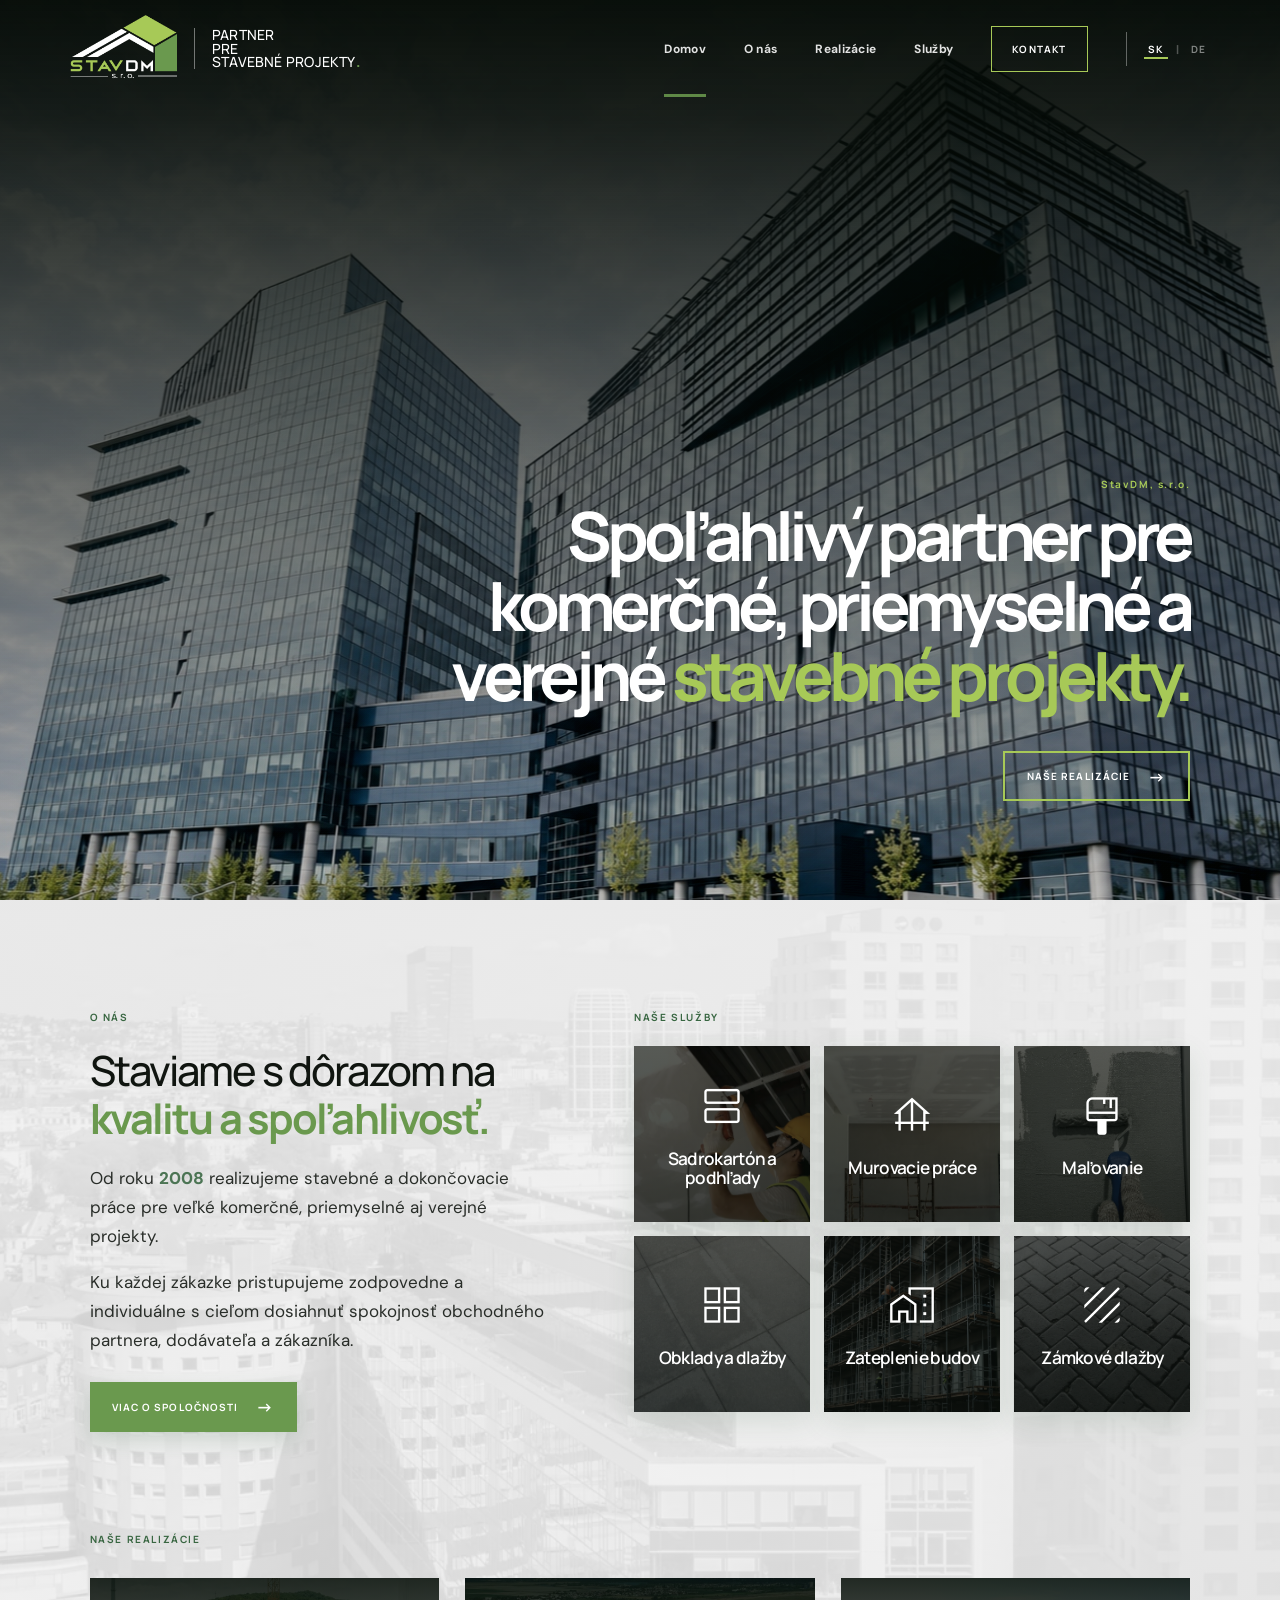
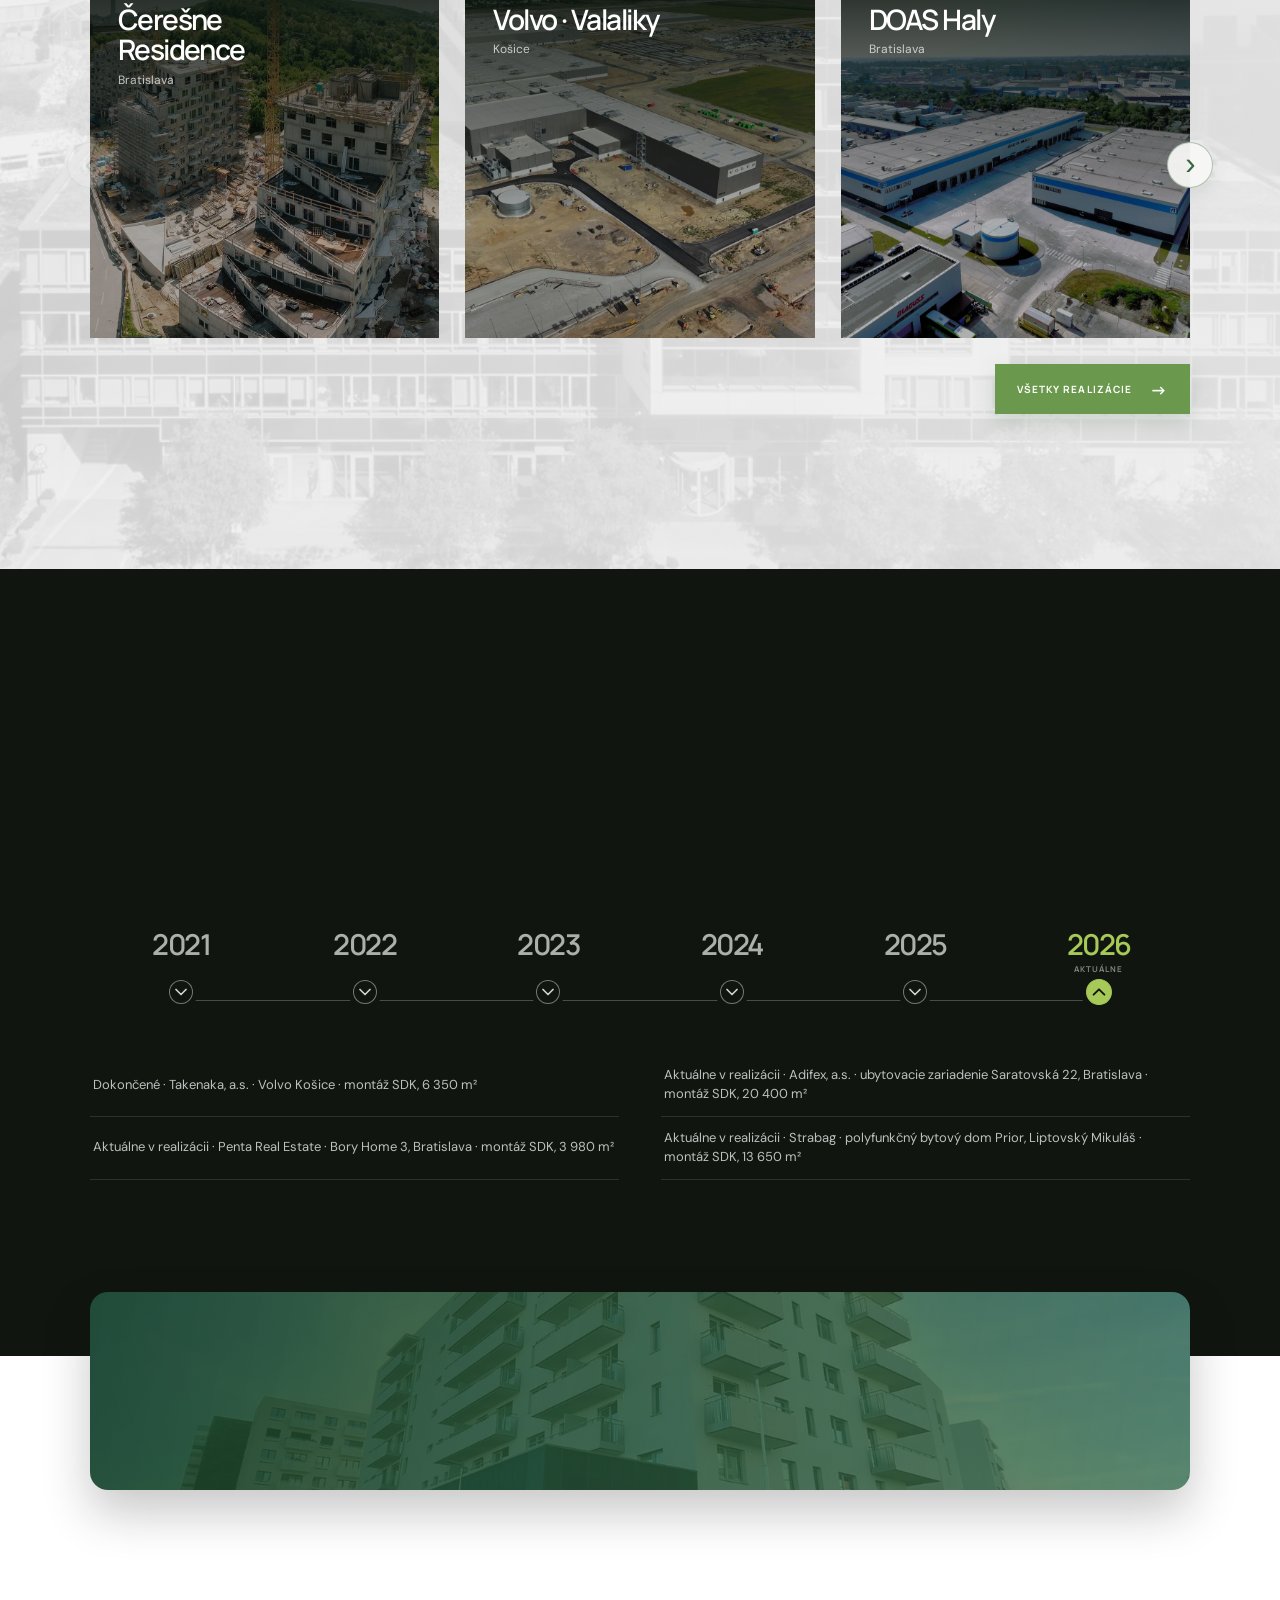
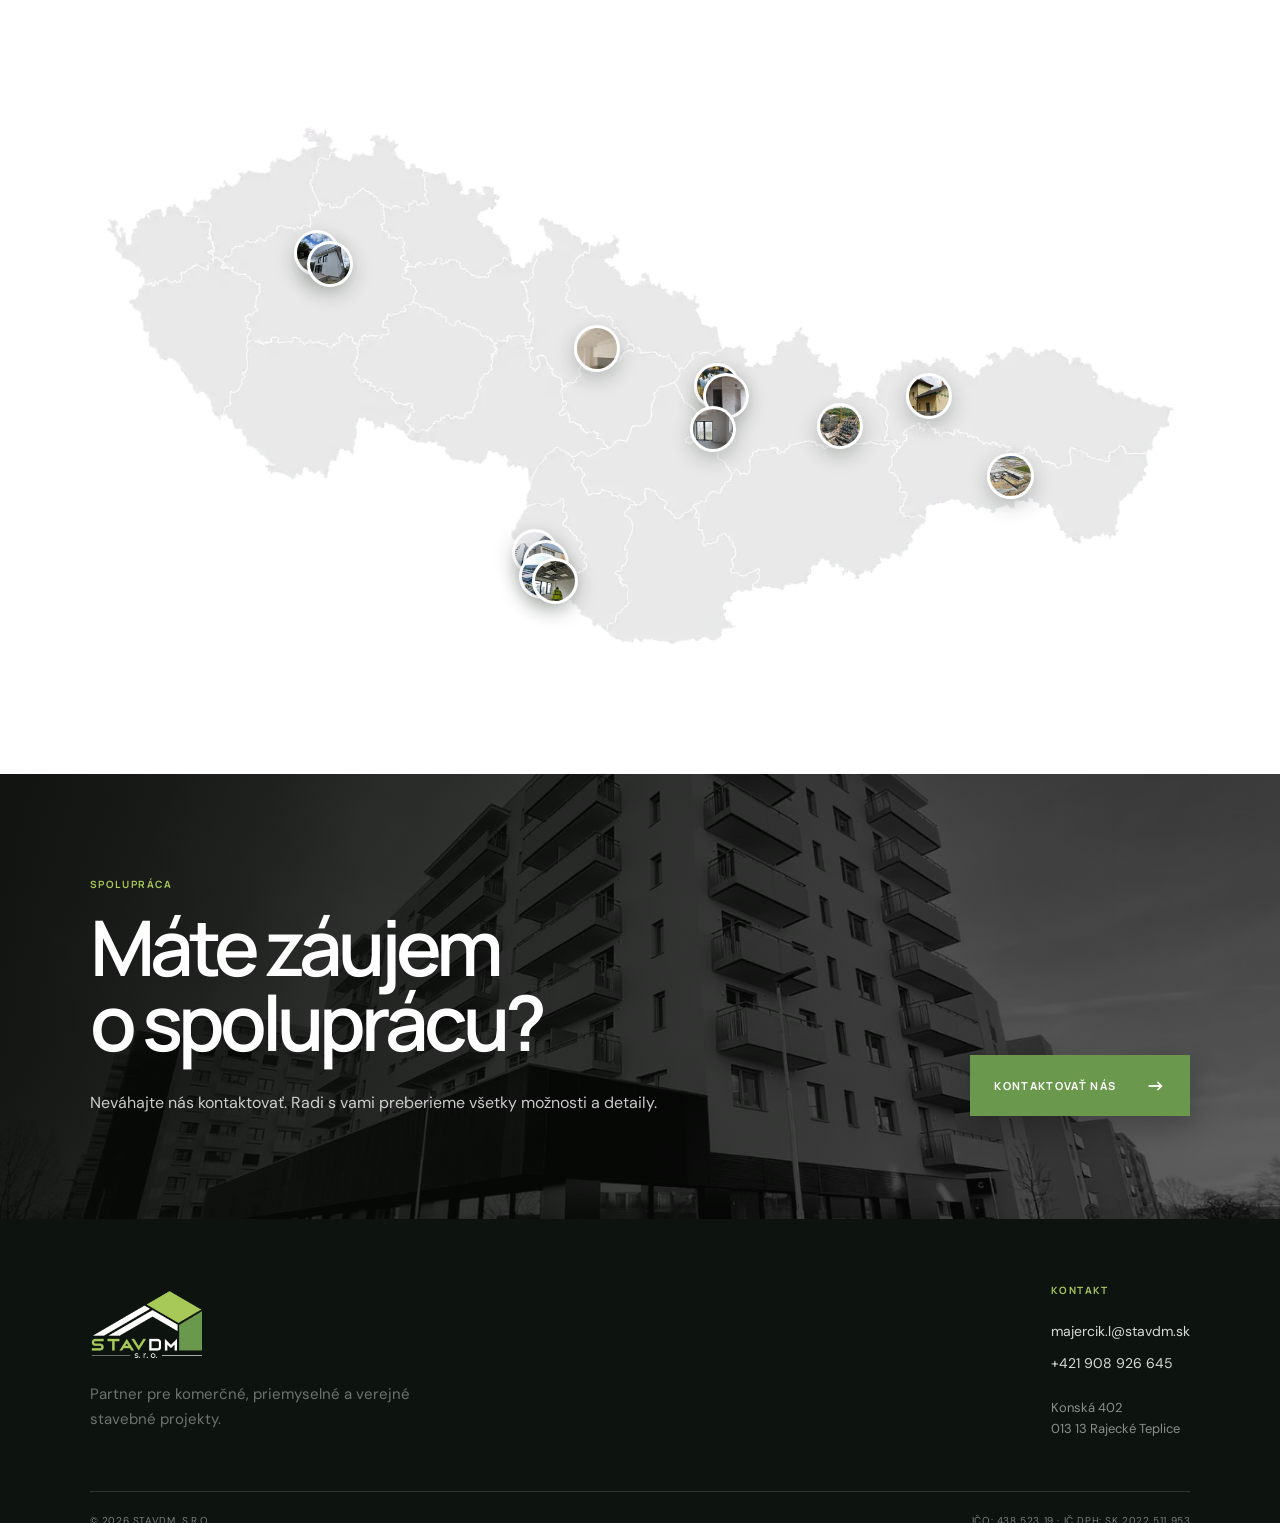
<file: index.html>
<!doctype html>
<html lang="sk">
  <head>
    <meta charset="UTF-8" />
    <meta name="viewport" content="width=device-width,initial-scale=1.0" />
    <meta
      name="description"
      content="StavDM – stavebné realizácie na Slovensku a v Čechách."
    />
    <meta name="robots" content="index,follow" />
    <meta name="theme-color" content="#386641" />
    <title>StavDM | Stavebné realizácie</title>
    <script src="js/i18n.js?v=20261020-3"></script>
    <link rel="preconnect" href="https://fonts.googleapis.com" />
    <link rel="preconnect" href="https://fonts.gstatic.com" crossorigin />
    <link
      href="https://fonts.googleapis.com/css2?family=DM+Sans:wght@400;500;600;700&family=Manrope:wght@500;600;700;800&display=swap"
      rel="stylesheet"
    />
    <link
      href="https://fonts.googleapis.com/css2?family=Material+Symbols+Outlined:opsz,wght,FILL,GRAD@48,300,0,0"
      rel="stylesheet"
    />
    <link
      rel="preload"
      as="image"
      href="assets/heroes/home-lakeside-professional.jpg"
      fetchpriority="high"
    />
    <link rel="stylesheet" href="css/style.css" />
    <link rel="stylesheet" href="css/section-wave.css?v=20261020-1" />
    <link rel="icon" type="image/png" sizes="32x32" href="assets/icons/favicon-32.png" />
    <link rel="icon" type="image/png" sizes="192x192" href="assets/icons/favicon-192.png" />
    <link rel="apple-touch-icon" sizes="180x180" href="assets/icons/apple-touch-icon.png" />
    <link rel="manifest" href="site.webmanifest" />
  </head>
  <body class="home">
    <header class="site-header">
      <a class="brand" href="index.html"
        ><img
          src="assets/brand/stavDM_novelogo_22.png"
          data-light-logo="assets/brand/stavDM_novelogo_22.png"
          data-dark-logo="assets/brand/StavDM_novelogo_1.png"
          alt="StavDM, s.r.o." /></a
      ><button
        class="menu-toggle"
        type="button"
        aria-label="Otvoriť menu"
        aria-expanded="false"
        aria-controls="main-navigation"
      >
        <span></span><span></span><span></span>
      </button>
      <nav class="main-nav" id="main-navigation" aria-label="Hlavná navigácia">
        <a class="active" href="index.html" aria-current="page">Domov</a
        ><a href="o-nas.html">O nás</a><a href="projekty.html">Realizácie</a
        ><a href="sluzby.html">Služby</a
        ><a class="nav-contact" href="kontakt.html">Kontakt</a>
      </nav>
    </header>
    <main>
      <section class="reference-hero">
        <img
          src="assets/heroes/home-lakeside-professional.jpg"
          width="1672"
          height="941"
          fetchpriority="high"
          decoding="async"
          alt="Lakeside Park II"
        />
        <div>
          <p>StavDM, s.r.o.</p>
          <h1>
            Spoľahlivý partner pre komerčné, priemyselné a verejné
            <em>stavebné projekty.</em>
          </h1>
          <a class="hero-cta" href="projekty.html"
            >Naše realizácie <span>→</span></a
          >
        </div>
      </section>
      <section class="green-projects">
        <div class="green-projects-photo" aria-hidden="true"></div>
        <div class="about-overview">
          <div class="green-intro">
            <p class="eyebrow light">O NÁS</p>
            <h2>
              Staviame s dôrazom na
              <span class="green-emphasis">kvalitu a spoľahlivosť.</span>
            </h2>
            <p>
              Od roku <strong class="company-year">2008</strong> realizujeme
              stavebné a dokončovacie práce pre veľké komerčné, priemyselné aj
              verejné projekty.
            </p>
            <p>
              Ku každej zákazke pristupujeme zodpovedne a individuálne s cieľom
              dosiahnuť spokojnosť obchodného partnera, dodávateľa a zákazníka.
            </p>
            <a href="o-nas.html">Viac o spoločnosti <span>→</span></a>
          </div>
          <aside
            class="about-services-block"
            aria-label="Prehľad služieb StavDM"
          >
            <p class="eyebrow light about-services-title">NAŠE SLUŽBY</p>
            <div class="about-services">
              <article>
                <div class="service-card-top">
                  <span
                    class="material-symbols-outlined service-icon"
                    aria-hidden="true"
                    >view_agenda</span
                  >
                </div>
                <h3>Sadrokartón a podhľady</h3>
              </article>
              <article>
                <div class="service-card-top">
                  <span
                    class="material-symbols-outlined service-icon"
                    aria-hidden="true"
                    >foundation</span
                  >
                </div>
                <h3>Murovacie práce</h3>
              </article>
              <article>
                <div class="service-card-top">
                  <span
                    class="material-symbols-outlined service-icon"
                    aria-hidden="true"
                    >format_paint</span
                  >
                </div>
                <h3>Maľovanie</h3>
              </article>
              <article>
                <div class="service-card-top">
                  <span
                    class="material-symbols-outlined service-icon"
                    aria-hidden="true"
                    >grid_view</span
                  >
                </div>
                <h3>Obklady a dlažby</h3>
              </article>
              <article>
                <div class="service-card-top">
                  <span
                    class="material-symbols-outlined service-icon"
                    aria-hidden="true"
                    >home_work</span
                  >
                </div>
                <h3>Zateplenie budov</h3>
              </article>
              <article>
                <div class="service-card-top">
                  <span
                    class="material-symbols-outlined service-icon"
                    aria-hidden="true"
                    >texture</span
                  >
                </div>
                <h3>Zámkové dlažby</h3>
              </article>
            </div>
          </aside>
        </div>
        <div class="home-projects-panel">
          <p class="eyebrow home-projects-title">NAŠE REALIZÁCIE</p>
          <div class="project-slider-shell">
            <div
              class="three-projects"
              id="home-project-slider"
              role="region"
              aria-label="Vybrané realizácie"
              tabindex="0"
            >
              <a
                class="home-project-card"
                href="realizacia.html?projekt=ceresne-residence"
                aria-label="Pozrieť realizáciu Čerešne Residence"
              >
                <img
                  src="assets/optimized/projects/ceresne-residence.webp"
                  alt="Čerešne Residence"
                />
                <div>
                  <h3>Čerešne Residence</h3>
                  <p>Bratislava</p>
                </div>
                <span class="card-arrow">→</span>
              </a>
              <a
                class="home-project-card"
                href="realizacia.html?projekt=volvo-valaliky"
                aria-label="Pozrieť realizáciu Volvo Valaliky"
              >
                <img src="assets/optimized/projects/volvo-valaliky.webp" alt="Volvo Valaliky" />
                <div>
                  <h3>Volvo · Valaliky</h3>
                  <p>Košice</p>
                </div>
                <span class="card-arrow">→</span>
              </a>
              <a
                class="home-project-card"
                href="realizacia.html?projekt=doas-haly"
                aria-label="Pozrieť realizáciu DOAS Haly"
              >
                <img
                  src="assets/optimized/projects/doas-haly.webp"
                  alt="DOAS Haly"
                />
                <div>
                  <h3>DOAS Haly</h3>
                  <p>Bratislava</p>
                </div>
                <span class="card-arrow">→</span>
              </a>
              <a
                class="home-project-card"
                href="realizacia.html?projekt=bbc-1-plus"
                aria-label="Pozrieť realizáciu BBC 1 Plus"
              >
                <img
                  src="assets/optimized/projects/bbc-1-plus.webp"
                  alt="BBC 1 Plus"
                  loading="lazy"
                />
                <div>
                  <h3>BBC 1 Plus</h3>
                  <p>Bratislava</p>
                </div>
                <span class="card-arrow">→</span>
              </a>
              <a
                class="home-project-card"
                href="realizacia.html?projekt=rodinny-dom-rosina"
                aria-label="Pozrieť realizáciu Rodinný dom Rosina"
              >
                <img
                  src="assets/optimized/projects/rodinny-dom-rosina.webp"
                  alt="Rodinný dom Rosina"
                  loading="lazy"
                />
                <div>
                  <h3>Rodinný dom · Rosina</h3>
                  <p>Rosina pri Žiline</p>
                </div>
                <span class="card-arrow">→</span>
              </a>
              <a
                class="home-project-card"
                href="realizacia.html?projekt=tatranska-lomnica"
                aria-label="Pozrieť realizáciu Železničná stanica Tatranská Lomnica"
              >
                <img
                  src="assets/optimized/projects/tatranska-lomnica.webp"
                  alt="Železničná stanica Tatranská Lomnica"
                  loading="lazy"
                />
                <div>
                  <h3>Železničná stanica</h3>
                  <p>Tatranská Lomnica</p>
                </div>
                <span class="card-arrow">→</span>
              </a>
            </div>
            <div class="project-slider-controls" aria-label="Ovládanie slidera">
              <button
                class="project-slider-button project-slider-prev"
                type="button"
                aria-label="Predchádzajúce realizácie"
              >
                ‹
              </button>
              <button
                class="project-slider-button project-slider-next"
                type="button"
                aria-label="Ďalšie realizácie"
              >
                ›
              </button>
            </div>
          </div>
          <div class="project-slider-footer">
            <a class="all-projects" href="projekty.html"
              >Všetky realizácie <span>→</span></a
            >
          </div>
        </div>
      </section>
      <section
        class="project-overview geometric-divider"
        aria-labelledby="home-project-overview-title"
      >
        <header class="project-section-heading project-section-heading-dark">
          <div>
            <p class="eyebrow light">PREHĽAD REALIZÁCIÍ</p>
            <h2 id="home-project-overview-title">
              Realizácie stavieb<br /><span class="heading-accent"
                >v poslednom období.</span
              >
            </h2>
          </div>
        </header>

        <div class="year-grid" data-project-history></div>
        <noscript>
          <p>Kompletný prehľad realizácií je dostupný po povolení JavaScriptu.</p>
        </noscript>
      </section>
      <section class="company-stats" aria-label="StavDM v číslach">
        <article>
          <strong class="company-stat-value" data-count="2008">2008</strong>
          <span>rok založenia</span>
        </article>
        <article>
          <strong class="company-stat-value" data-count="18">18</strong>
          <span>rokov skúseností</span>
        </article>
        <article>
          <strong class="company-stat-value" data-count="100000" data-suffix="+"
            >100 000+</strong
          >
          <span>m² doloženého rozsahu prác</span>
        </article>
      </section>
      <section class="map-realizations">
        <div class="map-heading">
          <p class="eyebrow">MAPA REALIZÁCIÍ</p>
          <h2>
            Projekty realizované na<br /><span class="heading-accent"
              >Slovensku a v Čechách</span
            >
          </h2>
        </div>
        <div class="map-scroll">
          <div class="real-map photo-map">
            <img
              class="map-base"
              src="assets/optimized/mapa.webp"
              alt="Mapa realizácií StavDM v Česku a na Slovensku"
            />
            <div class="map-location-list" aria-label="Lokality realizácií">
            <button
              class="photo-pin pin-odolena"
              type="button"
              aria-label="Odolená Voda"
            >
              <img
                src="assets/optimized/map-thumbs/odolena-voda.webp"
                alt=""
              /><span><b>Odolená Voda</b>Dokončenie rodinného domu</span>
            </button>
            <button
              class="photo-pin pin-kralupy"
              type="button"
              aria-label="Kralupy nad Vltavou"
            >
              <img
                src="assets/optimized/map-thumbs/kralupy.webp"
                alt=""
              /><span><b>Kralupy nad Vltavou</b>Rekonštrukcia domu</span>
            </button>
            <button
              class="photo-pin pin-prerov"
              type="button"
              aria-label="Přerov"
            >
              <img
                src="assets/optimized/map-thumbs/prerov.webp"
                alt=""
              /><span><b>Přerov</b>Rekonštrukcia bytu</span>
            </button>
            <button
              class="photo-pin pin-bratislava"
              type="button"
              aria-label="Bratislava"
            >
              <img
                src="assets/optimized/map-thumbs/bratislava.webp"
                alt=""
              /><span
                ><b>Bratislava</b>Galvani Home · Lakeside Park II · Nová
                Cvernovka · DOAS Haly · OC Korzo · Čerešne · BBC1+ · Saratovská
                22 · Bory Home 3</span
              >
            </button>
            <button
              class="photo-pin pin-casta"
              type="button"
              aria-label="Častá"
            >
              <img
                src="assets/optimized/map-thumbs/casta.webp"
                alt=""
              /><span><b>Častá</b>ZŠ Častá</span>
            </button>
            <button
              class="photo-pin pin-samorin"
              type="button"
              aria-label="Šamorín"
            >
              <img
                src="assets/optimized/map-thumbs/samorin.webp"
                alt=""
              /><span><b>Šamorín</b>MEVIS Haly BA</span>
            </button>
            <button
              class="photo-pin pin-bernolakovo"
              type="button"
              aria-label="Bernolákovo"
            >
              <img
                src="assets/optimized/map-thumbs/bernolakovo.webp"
                alt=""
              /><span><b>Bernolákovo</b>Hala Goldbeck Slovensko</span>
            </button>
            <button
              class="photo-pin pin-rajecke"
              type="button"
              aria-label="Rajecké Teplice"
            >
              <img
                src="assets/optimized/map-thumbs/rajecke-teplice.webp"
                alt=""
              /><span><b>Rajecké Teplice</b>Rekonštrukcia rodinného domu</span>
            </button>
            <button
              class="photo-pin pin-zilina"
              type="button"
              aria-label="Žilina"
            >
              <img
                src="assets/optimized/map-thumbs/zilina.webp"
                alt=""
              /><span
                ><b>Žilina</b>Nebbia · murovanie priečok · zateplenie DB</span
              >
            </button>
            <button
              class="photo-pin pin-rosina"
              type="button"
              aria-label="Rosina"
            >
              <img
                src="assets/optimized/map-thumbs/rosina.webp"
                alt=""
              /><span><b>Rosina</b>Rodinný dom Rosina</span>
            </button>
            <button
              class="photo-pin pin-liptov"
              type="button"
              aria-label="Liptovský Mikuláš"
            >
              <img
                src="assets/optimized/map-thumbs/liptovsky-mikulas.webp"
                alt=""
              /><span
                ><b>Liptovský Mikuláš</b>Polyfunkčný bytový dom Prior</span
              >
            </button>
            <button
              class="photo-pin pin-tatry"
              type="button"
              aria-label="Tatranská Lomnica"
            >
              <img
                src="assets/optimized/map-thumbs/tatranska-lomnica.webp"
                alt=""
              /><span><b>Tatranská Lomnica</b>Rekonštrukcia fasády</span>
            </button>
            <button
              class="photo-pin pin-kosice"
              type="button"
              aria-label="Košice"
            >
              <img src="assets/optimized/map-thumbs/kosice.webp" alt="" /><span
                ><b>Košice</b>Volvo Košice · Hala 140 a 170</span
              >
            </button>
            </div>
          </div>
        </div>
      </section>
      <section class="site-contact-cta">
        <div>
          <p class="eyebrow">SPOLUPRÁCA</p>
          <h2>Máte záujem<br />o spoluprácu?</h2>
          <p>
            Neváhajte nás kontaktovať. Radi s vami preberieme všetky možnosti a
            detaily.
          </p>
        </div>
        <a href="kontakt.html">Kontaktovať nás <span>→</span></a>
      </section>
    </main>
    <footer class="site-footer">
      <div class="site-footer-main">
        <div class="site-footer-brand">
          <a href="index.html"
            ><img src="assets/brand/stavDM_novelogo_22.png" alt="StavDM, s.r.o."
          /></a>
          <p>Partner pre komerčné, priemyselné a verejné stavebné projekty.</p>
        </div>
        <div class="site-footer-contact">
          <p>Kontakt</p>
          <a href="mailto:majercik.l@stavdm.sk">majercik.l@stavdm.sk</a>
          <a href="tel:+421908926645">+421 908 926 645</a>
          <address>Konská 402<br />013 13 Rajecké Teplice</address>
        </div>
      </div>
      <div class="site-footer-bottom">
        <small>© <span id="year"></span> StavDM, s.r.o.</small>
        <span>IČO: 438 523 19 · IČ DPH: SK 2022 511 953</span>
      </div>
    </footer>
    <script src="js/projects-history.js?v=20261019-2"></script>
    <script src="js/script.js?v=20261020-17"></script>
  </body>
</html>
</file>
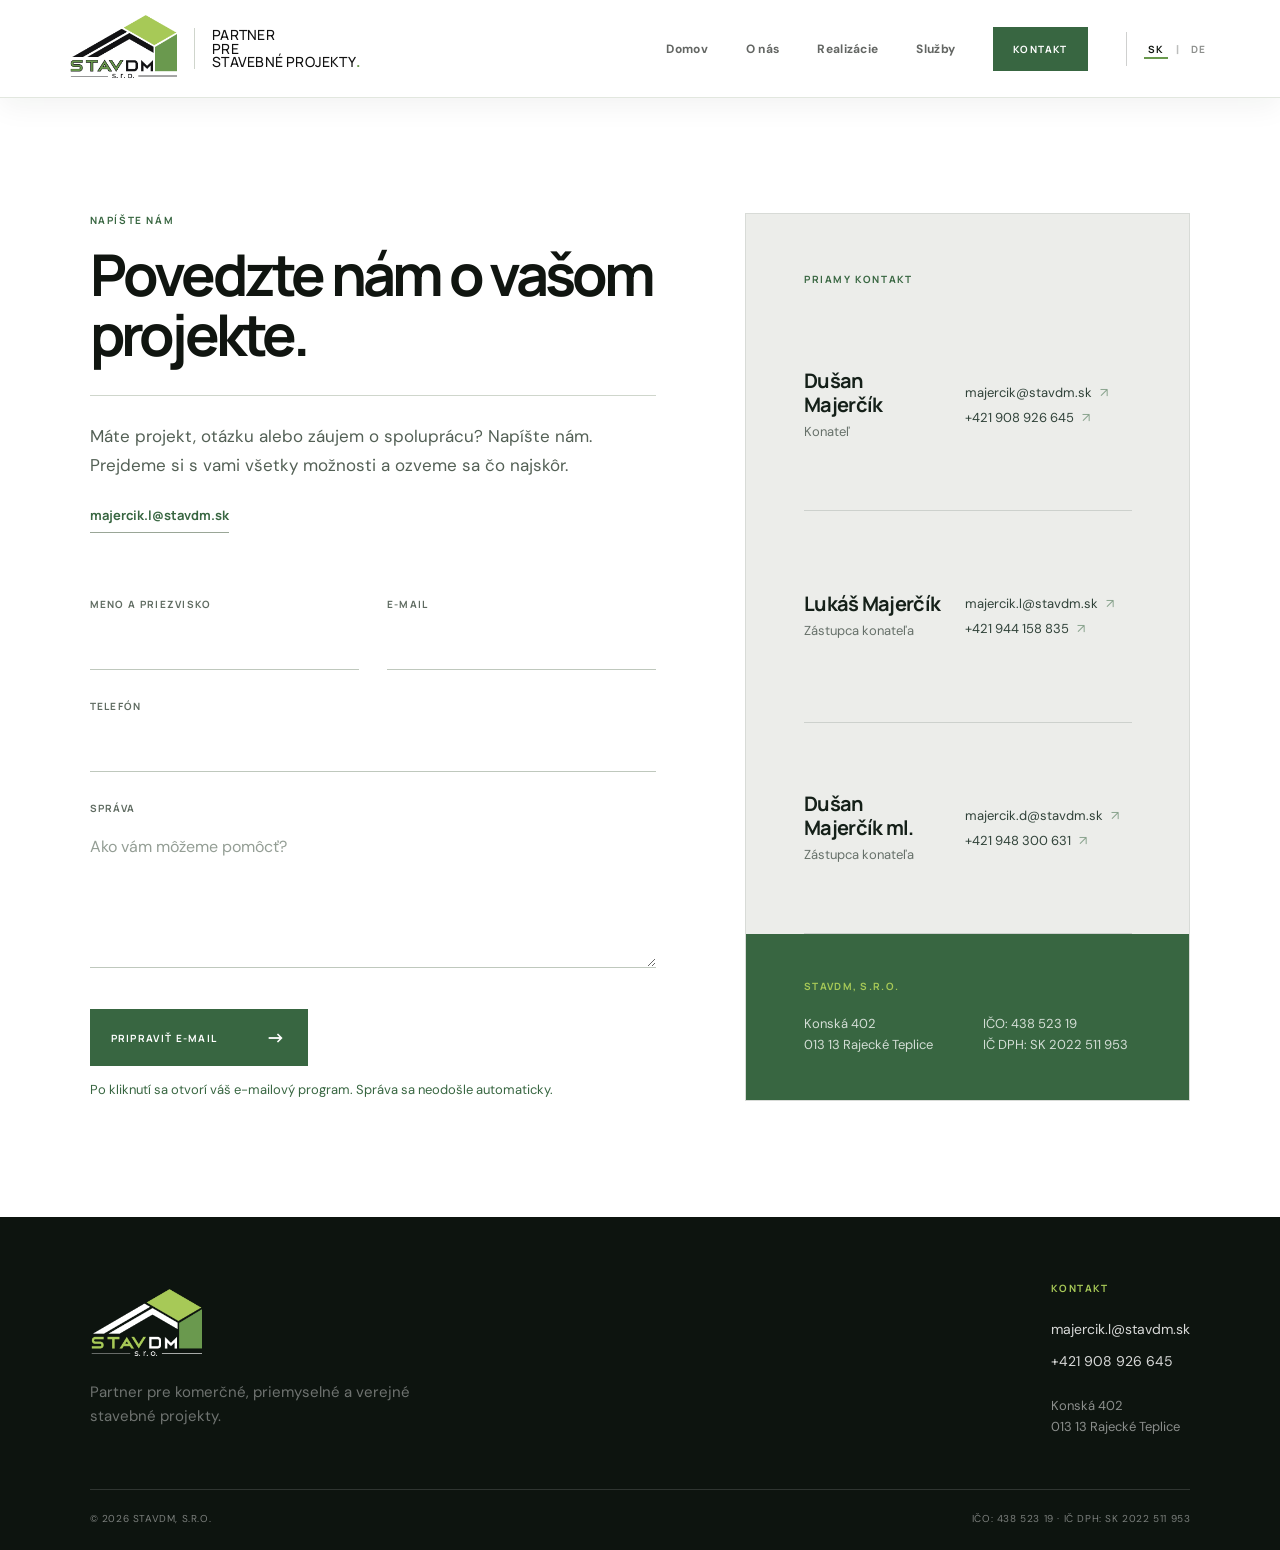
<file: kontakt.html>
<!doctype html>
<html lang="sk">
  <head>
    <meta charset="UTF-8" />
    <meta name="viewport" content="width=device-width,initial-scale=1.0" />
    <meta
      name="description"
      content="Kontaktujte StavDM. Radi s vami preberieme váš stavebný projekt, jeho možnosti a všetky dôležité detaily."
    />
    <meta name="robots" content="index,follow" />
    <meta name="theme-color" content="#386641" />
    <title>Kontakt | StavDM</title>
    <script src="js/i18n.js?v=20261020-3"></script>
    <link rel="preconnect" href="https://fonts.googleapis.com" />
    <link rel="preconnect" href="https://fonts.gstatic.com" crossorigin />
    <link
      href="https://fonts.googleapis.com/css2?family=DM+Sans:wght@400;500;600;700&amp;family=Manrope:wght@500;600;700;800&amp;display=swap"
      rel="stylesheet"
    />
    <link rel="stylesheet" href="css/style.css" />
    <link rel="stylesheet" href="css/contact-page.css?v=20261020-13" />
    <link rel="icon" type="image/png" sizes="32x32" href="assets/icons/favicon-32.png" />
    <link rel="icon" type="image/png" sizes="192x192" href="assets/icons/favicon-192.png" />
    <link rel="apple-touch-icon" sizes="180x180" href="assets/icons/apple-touch-icon.png" />
    <link rel="manifest" href="site.webmanifest" />
  </head>
  <body class="contact-page-body">
    <header class="site-header">
      <a class="brand" href="index.html">
        <img src="assets/brand/StavDM_novelogo_1.png" alt="StavDM, s.r.o." />
        <span class="brand-tagline"
          >Partner<br />pre<br />stavebné projekty<span class="brand-dot"
            >.</span
          ></span
        >
      </a>
      <button
        class="menu-toggle"
        type="button"
        aria-label="Otvoriť menu"
        aria-expanded="false"
        aria-controls="main-navigation"
      >
        <span></span><span></span><span></span>
      </button>
      <nav class="main-nav" id="main-navigation" aria-label="Hlavná navigácia">
        <a href="index.html">Domov</a>
        <a href="o-nas.html">O nás</a>
        <a href="projekty.html">Realizácie</a>
        <a href="sluzby.html">Služby</a>
        <a class="nav-contact active" href="kontakt.html" aria-current="page"
          >Kontakt</a
        >
      </nav>
    </header>

    <main>
      <section class="contact-content" aria-label="Kontaktný formulár a kontakty">
        <div class="contact-form-panel">
          <header>
            <p class="eyebrow">NAPÍŠTE NÁM</p>
            <h1>Povedzte nám o vašom projekte.</h1>
            <div class="contact-form-intro">
              <p>
                Máte projekt, otázku alebo záujem o spoluprácu? Napíšte nám.
                Prejdeme si s vami všetky možnosti a ozveme sa čo najskôr.
              </p>
              <a href="mailto:majercik.l@stavdm.sk">majercik.l@stavdm.sk</a>
            </div>
          </header>

          <form id="contact-form" aria-describedby="form-note">
            <div class="contact-form-row">
              <label for="contact-name">
                <span>Meno a priezvisko</span>
                <input id="contact-name" type="text" name="name" required autocomplete="name" />
              </label>
              <label for="contact-email">
                <span>E-mail</span>
                <input id="contact-email" type="email" name="email" required autocomplete="email" />
              </label>
            </div>
            <label for="contact-phone">
              <span>Telefón</span>
              <input id="contact-phone" type="tel" name="phone" autocomplete="tel" />
            </label>
            <label for="contact-message">
              <span>Správa</span>
              <textarea
                id="contact-message"
                name="message"
                rows="5"
                required
                placeholder="Ako vám môžeme pomôcť?"
              ></textarea>
            </label>
            <button class="contact-submit" type="submit">
              Pripraviť e-mail <span aria-hidden="true">→</span>
            </button>
            <p class="form-note" id="form-note" aria-live="polite">
              Po kliknutí sa otvorí váš e-mailový program. Správa sa neodošle automaticky.
            </p>
          </form>
        </div>

        <aside class="contact-directory">
          <p class="eyebrow">PRIAMY KONTAKT</p>

          <article>
            <div>
              <h3>Dušan Majerčík</h3>
              <p>Konateľ</p>
            </div>
            <div class="contact-directory-links">
              <a href="mailto:majercik@stavdm.sk">majercik@stavdm.sk</a>
              <a href="tel:+421908926645">+421 908 926 645</a>
            </div>
          </article>

          <article>
            <div>
              <h3>Lukáš Majerčík</h3>
              <p>Zástupca konateľa</p>
            </div>
            <div class="contact-directory-links">
              <a href="mailto:majercik.l@stavdm.sk">majercik.l@stavdm.sk</a>
              <a href="tel:+421944158835">+421 944 158 835</a>
            </div>
          </article>

          <article>
            <div>
              <h3>Dušan Majerčík ml.</h3>
              <p>Zástupca konateľa</p>
            </div>
            <div class="contact-directory-links">
              <a href="mailto:majercik.d@stavdm.sk">majercik.d@stavdm.sk</a>
              <a href="tel:+421948300631">+421 948 300 631</a>
            </div>
          </article>

          <div class="contact-company">
            <span>StavDM, s.r.o.</span>
            <address>Konská 402<br />013 13 Rajecké Teplice</address>
            <p>IČO: 438 523 19<br />IČ DPH: SK 2022 511 953</p>
          </div>
        </aside>
      </section>
    </main>

    <footer class="site-footer">
      <div class="site-footer-main">
        <div class="site-footer-brand">
          <a href="index.html">
            <img src="assets/brand/stavDM_novelogo_22.png" alt="StavDM, s.r.o." />
          </a>
          <p>Partner pre komerčné, priemyselné a verejné stavebné projekty.</p>
        </div>
        <div class="site-footer-contact">
          <p>Kontakt</p>
          <a href="mailto:majercik.l@stavdm.sk">majercik.l@stavdm.sk</a>
          <a href="tel:+421908926645">+421 908 926 645</a>
          <address>Konská 402<br />013 13 Rajecké Teplice</address>
        </div>
      </div>
      <div class="site-footer-bottom">
        <small>© <span id="year"></span> StavDM, s.r.o.</small>
        <span>IČO: 438 523 19 · IČ DPH: SK 2022 511 953</span>
      </div>
    </footer>

    <script src="js/script.js?v=20261020-17"></script>
  </body>
</html>
</file>
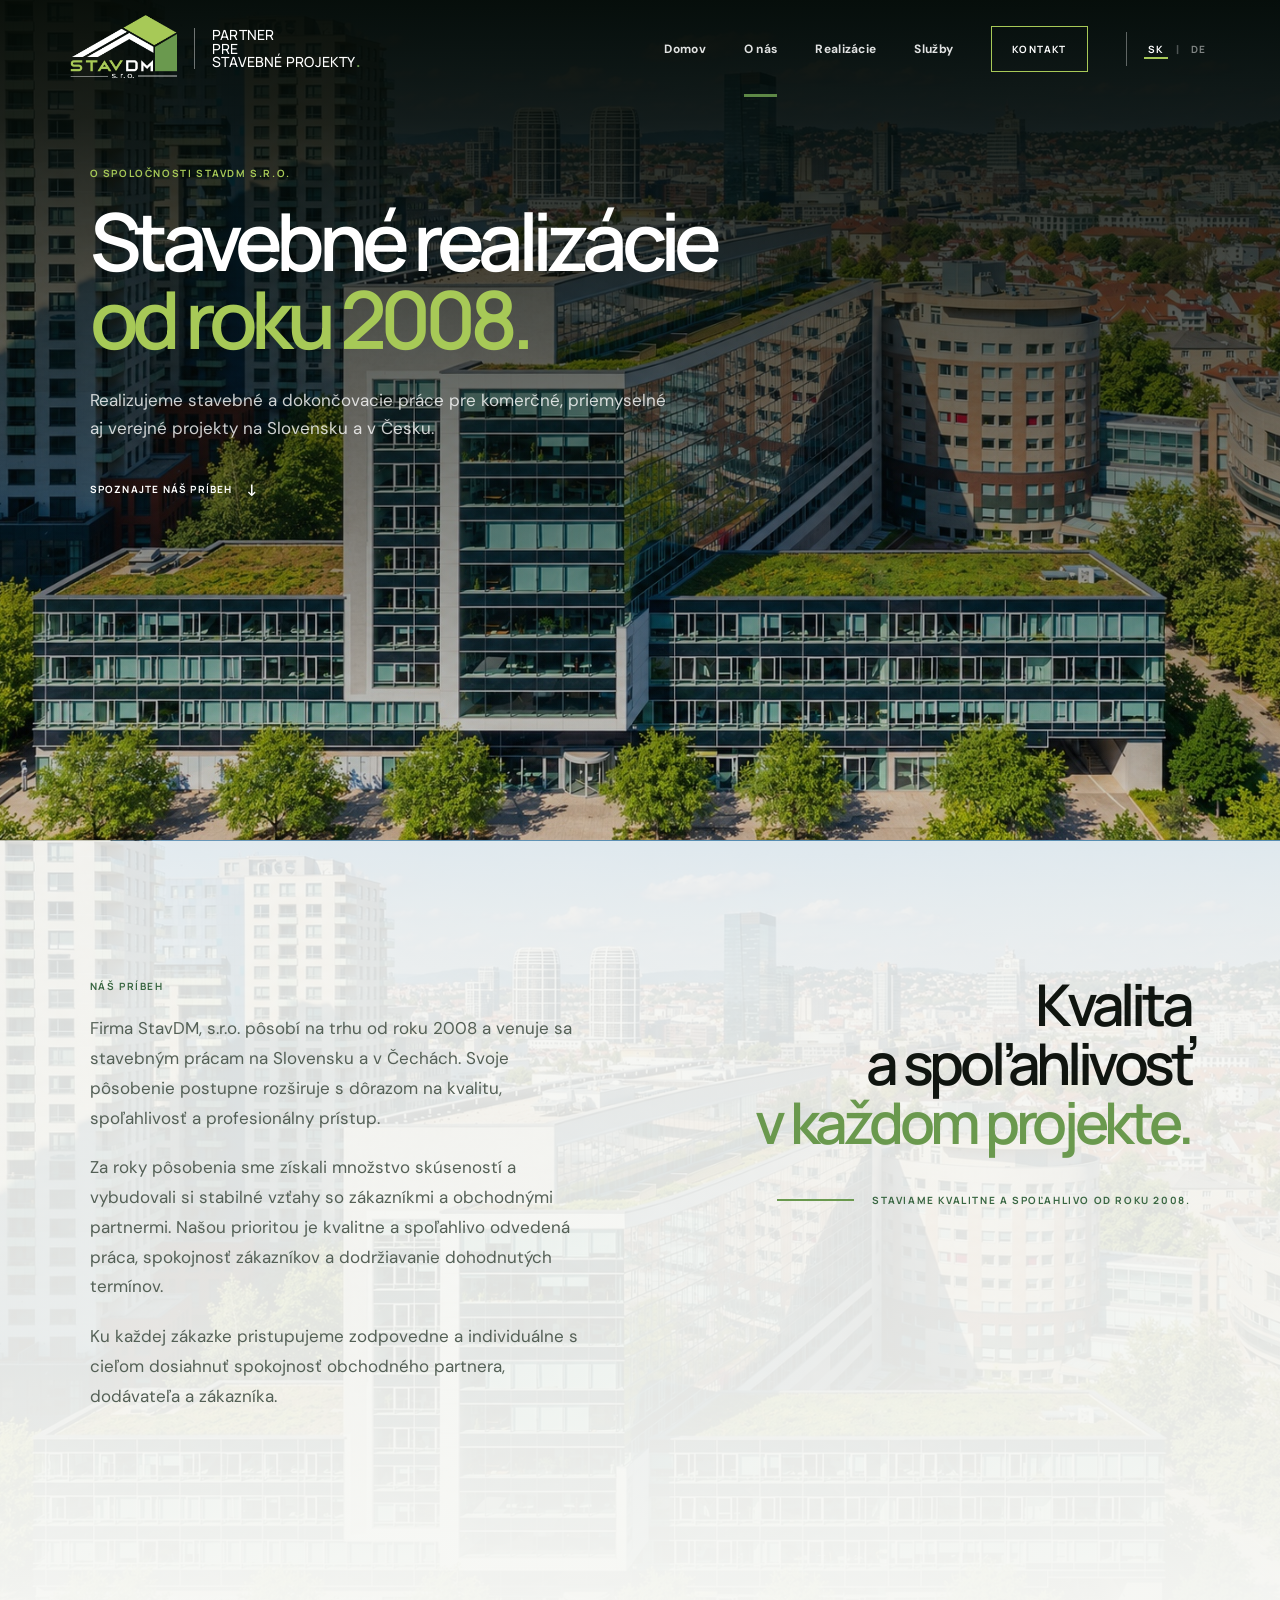
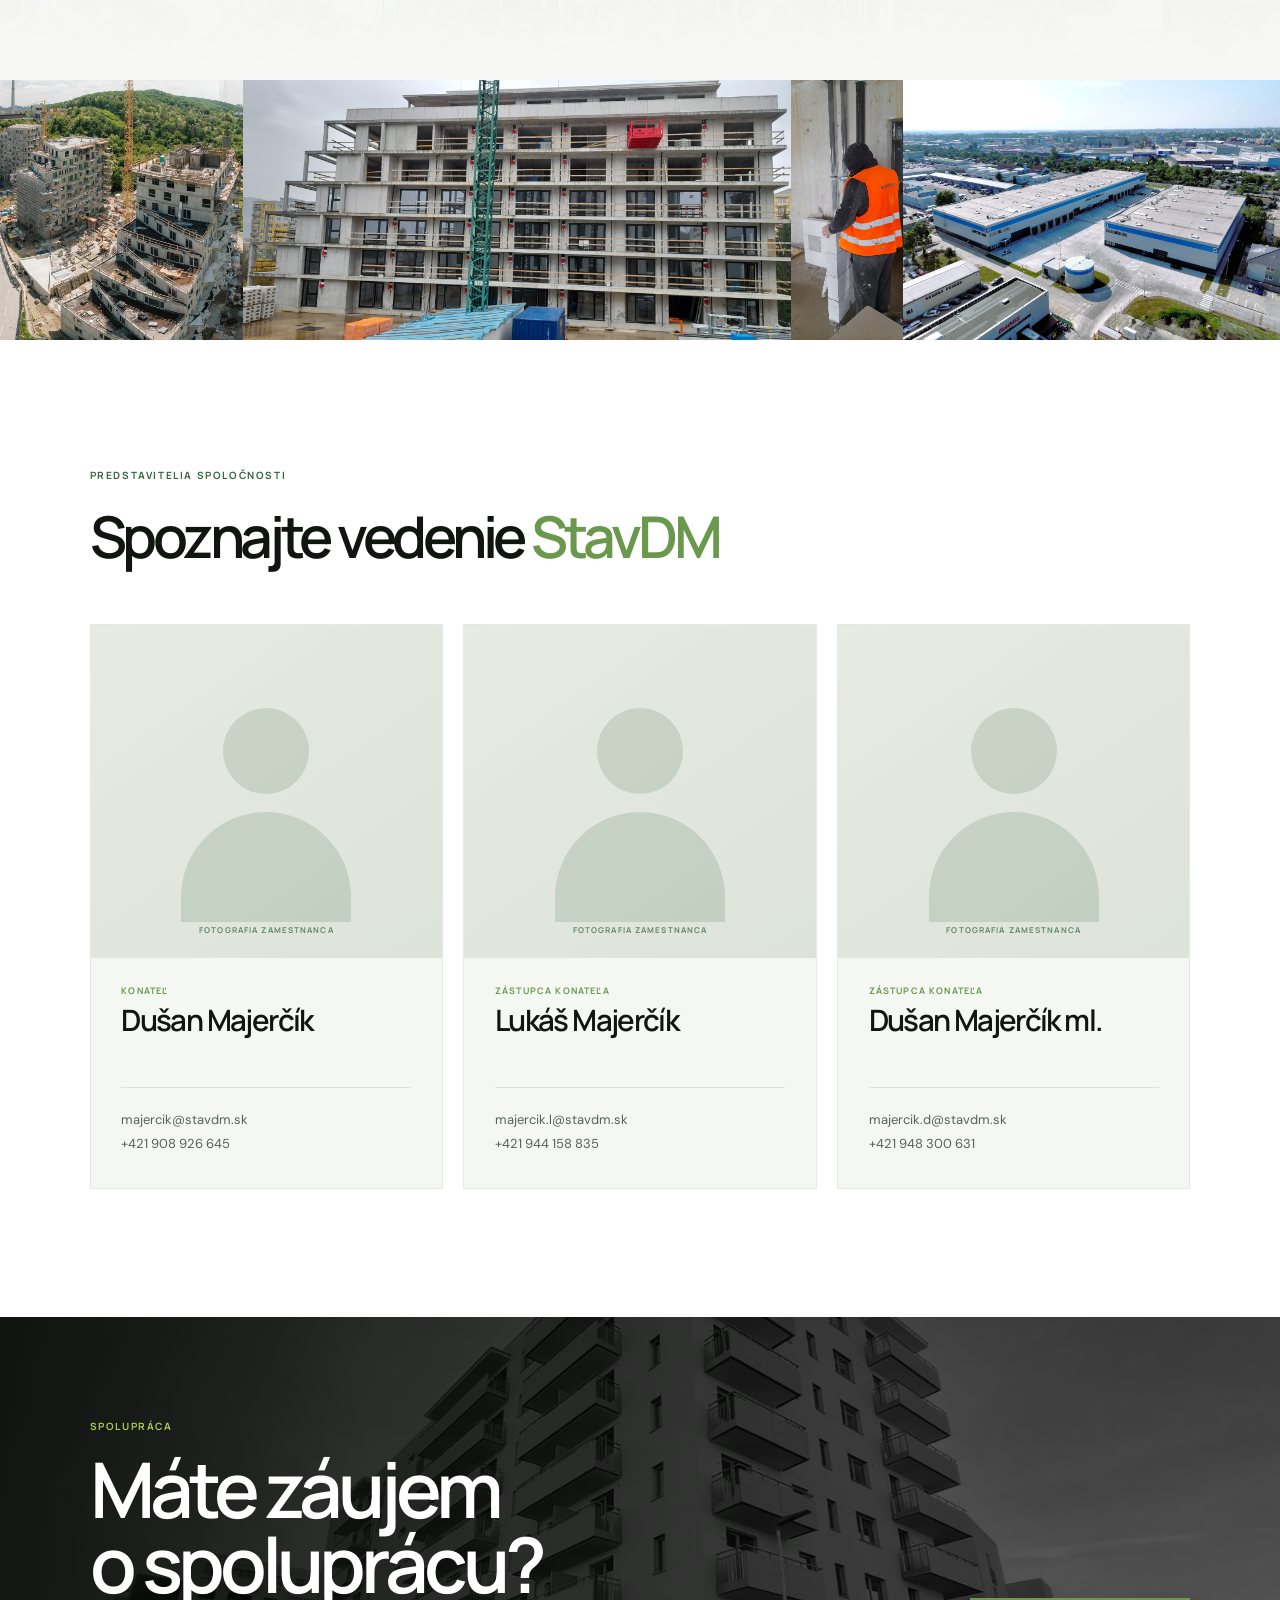
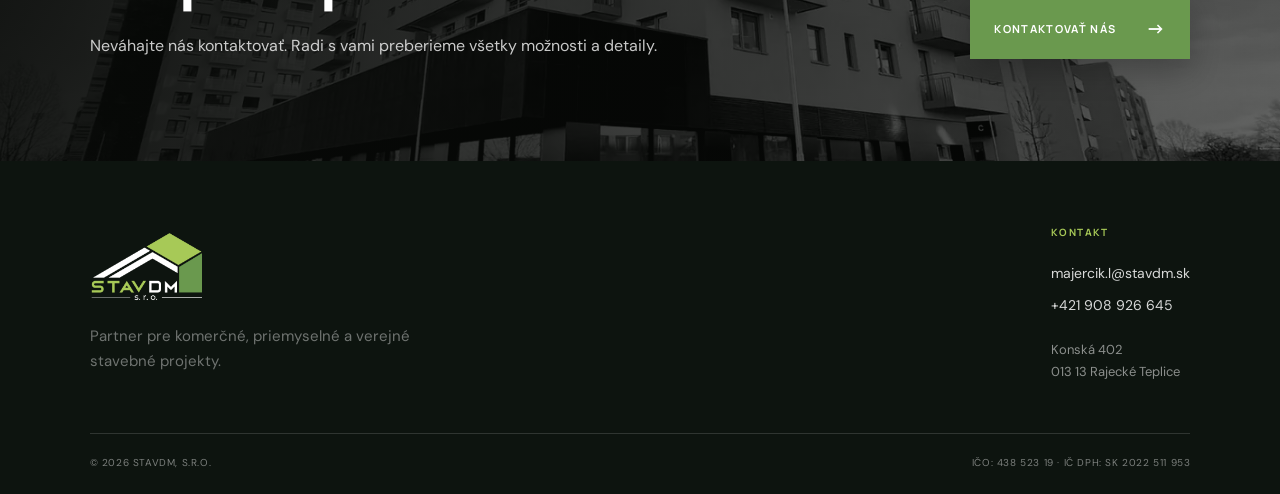
<file: o-nas.html>
<!doctype html>
<html lang="sk">
  <head>
    <meta charset="UTF-8" />
    <meta name="viewport" content="width=device-width,initial-scale=1.0" />
    <meta
      name="description"
      content="Spoznajte spoločnosť StavDM, s.r.o., jej skúsenosti a vedenie. Stavebné realizácie na Slovensku a v Česku od roku 2008."
    />
    <meta name="robots" content="index,follow" />
    <meta name="theme-color" content="#386641" />
    <title>O nás | StavDM</title>
    <script src="js/i18n.js?v=20261020-3"></script>
    <link rel="preconnect" href="https://fonts.googleapis.com" />
    <link rel="preconnect" href="https://fonts.gstatic.com" crossorigin />
    <link
      href="https://fonts.googleapis.com/css2?family=DM+Sans:wght@400;500;600;700&amp;family=Manrope:wght@500;600;700;800&amp;display=swap"
      rel="stylesheet"
    />
    <link
      rel="preload"
      as="image"
      href="assets/heroes/about-bbc-professional.jpg"
      fetchpriority="high"
    />
    <link rel="stylesheet" href="css/style.css" />
    <link rel="stylesheet" href="css/home-layout.css?v=20261019-2" />
    <link rel="stylesheet" href="css/about-page.css?v=20261019-9" />
    <link rel="icon" type="image/png" sizes="32x32" href="assets/icons/favicon-32.png" />
    <link rel="icon" type="image/png" sizes="192x192" href="assets/icons/favicon-192.png" />
    <link rel="apple-touch-icon" sizes="180x180" href="assets/icons/apple-touch-icon.png" />
    <link rel="manifest" href="site.webmanifest" />
  </head>
  <body class="about-page">
    <header class="site-header">
      <a class="brand" href="index.html"
        ><img
          src="assets/brand/stavDM_novelogo_22.png"
          data-light-logo="assets/brand/stavDM_novelogo_22.png"
          data-dark-logo="assets/brand/StavDM_novelogo_1.png"
          alt="StavDM, s.r.o."
        /><span class="brand-tagline"
          >Partner<br />pre<br />stavebné projekty<span class="brand-dot"
            >.</span
          ></span
        ></a
      ><button
        class="menu-toggle"
        type="button"
        aria-label="Otvoriť menu"
        aria-expanded="false"
        aria-controls="main-navigation"
      >
        <span></span><span></span><span></span>
      </button>
      <nav class="main-nav" id="main-navigation" aria-label="Hlavná navigácia">
        <a href="index.html">Domov</a
        ><a class="active" href="o-nas.html" aria-current="page">O nás</a
        ><a href="projekty.html">Realizácie</a><a href="sluzby.html">Služby</a
        ><a class="nav-contact" href="kontakt.html">Kontakt</a>
      </nav>
    </header>
    <main>
      <div class="about-visual-flow">
        <img
          class="about-flow-image"
          src="assets/heroes/about-bbc-professional.jpg"
          width="1672"
          height="941"
          loading="lazy"
          decoding="async"
          alt="Administratívny komplex BBC v Bratislave"
        />
        <section class="about-hero" aria-labelledby="about-hero-title">
          <div class="about-hero-layout">
            <div class="about-hero-copy">
              <p class="eyebrow light">O SPOLOČNOSTI StavDM s.r.o.</p>
              <h1 id="about-hero-title">
                Stavebné realizácie<br /><em>od roku 2008.</em>
              </h1>
              <p>
                Realizujeme stavebné a dokončovacie práce pre komerčné,
                priemyselné aj verejné projekty na Slovensku a v Česku.
              </p>
              <a class="subpage-hero-cta" href="#about-story">
                Spoznajte náš príbeh <span aria-hidden="true">↓</span>
              </a>
            </div>
          </div>
        </section>

        <section
          class="about-story"
          id="about-story"
          aria-labelledby="about-story-title"
        >
          <header class="about-story-heading">
            <h2 id="about-story-title">
              Kvalita<br />a spoľahlivosť<br /><span class="heading-accent"
                >v každom projekte.</span
              >
            </h2>
            <div class="about-story-signature">
              <span aria-hidden="true"></span>
              <p>Staviame kvalitne a spoľahlivo od roku 2008.</p>
            </div>
          </header>
          <div class="about-story-copy">
            <p class="eyebrow">NÁŠ PRÍBEH</p>
            <p>
              Firma StavDM, s.r.o. pôsobí na trhu od roku 2008 a venuje sa
              stavebným prácam na Slovensku a v Čechách. Svoje pôsobenie
              postupne rozširuje s dôrazom na kvalitu, spoľahlivosť a
              profesionálny prístup.
            </p>
            <p>
              Za roky pôsobenia sme získali množstvo skúseností a vybudovali si
              stabilné vzťahy so zákazníkmi a obchodnými partnermi. Našou
              prioritou je kvalitne a spoľahlivo odvedená práca, spokojnosť
              zákazníkov a dodržiavanie dohodnutých termínov.
            </p>
            <p>
              Ku každej zákazke pristupujeme zodpovedne a individuálne s cieľom
              dosiahnuť spokojnosť obchodného partnera, dodávateľa a zákazníka.
            </p>
          </div>
        </section>
      </div>

      <section
        class="about-project-strip"
        aria-label="Ukážky stavebných realizácií StavDM"
      >
        <figure>
          <img
            src="assets/optimized/projects/ceresne-residence.webp"
            alt="Výstavba projektu Čerešne Residence"
            loading="lazy"
          />
        </figure>
        <figure>
          <img
            src="assets/projects/gallery/drive-download-20260822T163134Z-1-001/Euroterrace%20%C5%BDilina%20/WhatsApp%20Image%202026-08-15%20at%2014.25.47%20%288%29.jpeg"
            alt="Rozostavaný bytový dom Euroterrace v Žiline"
            loading="lazy"
          />
        </figure>
        <figure>
          <img
            src="assets/projects/gallery/drive-download-20260822T163134Z-1-001/Euroterrace%20%C5%BDilina%20/WhatsApp%20Image%202026-08-15%20at%2014.25.48%20%281%29.jpeg"
            alt="Pracovník StavDM pri realizácii muriva"
            loading="lazy"
          />
        </figure>
        <figure>
          <img
            src="assets/optimized/projects/doas-haly.webp"
            alt="Letecký pohľad na priemyselné haly DOAS"
            loading="lazy"
          />
        </figure>
      </section>

      <section class="leadership" aria-labelledby="leadership-title">
        <header class="leadership-heading">
          <p class="eyebrow">PREDSTAVITELIA SPOLOČNOSTI</p>
          <h2 id="leadership-title">
            Spoznajte vedenie <span class="heading-accent">StavDM</span>
          </h2>
        </header>
        <div class="leader-grid">
          <article>
            <div
              class="leader-photo"
              aria-label="Priestor pre fotografiu Dušana Majerčíka"
            >
              <span>Fotografia zamestnanca</span>
            </div>
            <div class="leader-content">
              <p class="leader-role">Konateľ</p>
              <h3>Dušan Majerčík</h3>
              <div class="leader-contact">
                <a href="mailto:majercik@stavdm.sk">majercik@stavdm.sk</a>
                <a href="tel:+421908926645">+421 908 926 645</a>
              </div>
            </div>
          </article>
          <article>
            <div
              class="leader-photo"
              aria-label="Priestor pre fotografiu Lukáša Majerčíka"
            >
              <span>Fotografia zamestnanca</span>
            </div>
            <div class="leader-content">
              <p class="leader-role">Zástupca konateľa</p>
              <h3>Lukáš Majerčík</h3>
              <div class="leader-contact">
                <a href="mailto:majercik.l@stavdm.sk">majercik.l@stavdm.sk</a>
                <a href="tel:+421944158835">+421 944 158 835</a>
              </div>
            </div>
          </article>
          <article>
            <div
              class="leader-photo"
              aria-label="Priestor pre fotografiu Dušana Majerčíka ml."
            >
              <span>Fotografia zamestnanca</span>
            </div>
            <div class="leader-content">
              <p class="leader-role">Zástupca konateľa</p>
              <h3>Dušan Majerčík ml.</h3>
              <div class="leader-contact">
                <a href="mailto:majercik.d@stavdm.sk">majercik.d@stavdm.sk</a>
                <a href="tel:+421948300631">+421 948 300 631</a>
              </div>
            </div>
          </article>
        </div>
      </section>
      <section class="site-contact-cta">
        <div>
          <p class="eyebrow">SPOLUPRÁCA</p>
          <h2>Máte záujem<br />o spoluprácu?</h2>
          <p>
            Neváhajte nás kontaktovať. Radi s vami preberieme všetky možnosti a
            detaily.
          </p>
        </div>
        <a href="kontakt.html">Kontaktovať nás <span>→</span></a>
      </section>
    </main>
    <footer class="site-footer">
      <div class="site-footer-main">
        <div class="site-footer-brand">
          <a href="index.html"
            ><img src="assets/brand/stavDM_novelogo_22.png" alt="StavDM, s.r.o."
          /></a>
          <p>Partner pre komerčné, priemyselné a verejné stavebné projekty.</p>
        </div>
        <div class="site-footer-contact">
          <p>Kontakt</p>
          <a href="mailto:majercik.l@stavdm.sk">majercik.l@stavdm.sk</a>
          <a href="tel:+421908926645">+421 908 926 645</a>
          <address>Konská 402<br />013 13 Rajecké Teplice</address>
        </div>
      </div>
      <div class="site-footer-bottom">
        <small>© <span id="year"></span> StavDM, s.r.o.</small>
        <span>IČO: 438 523 19 · IČ DPH: SK 2022 511 953</span>
      </div>
    </footer>
    <script src="js/script.js?v=20261020-17"></script>
  </body>
</html>
</file>
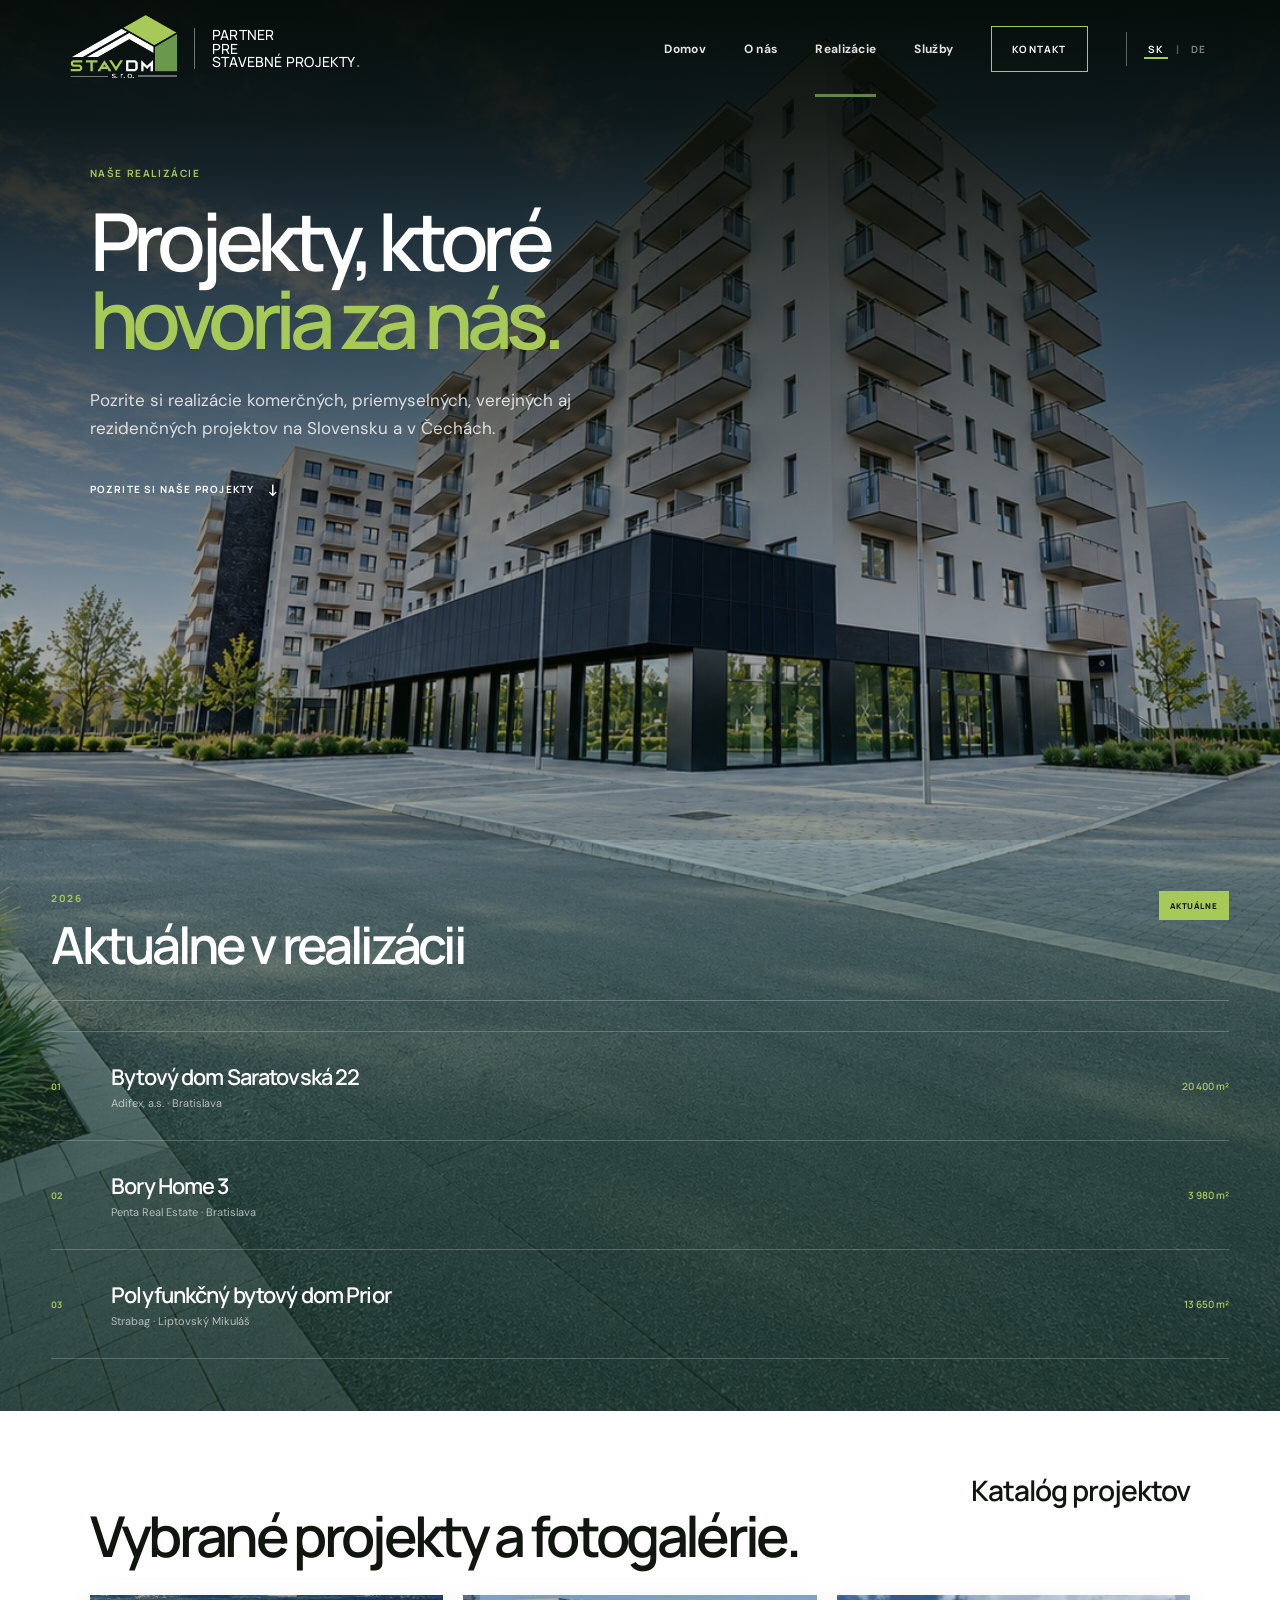
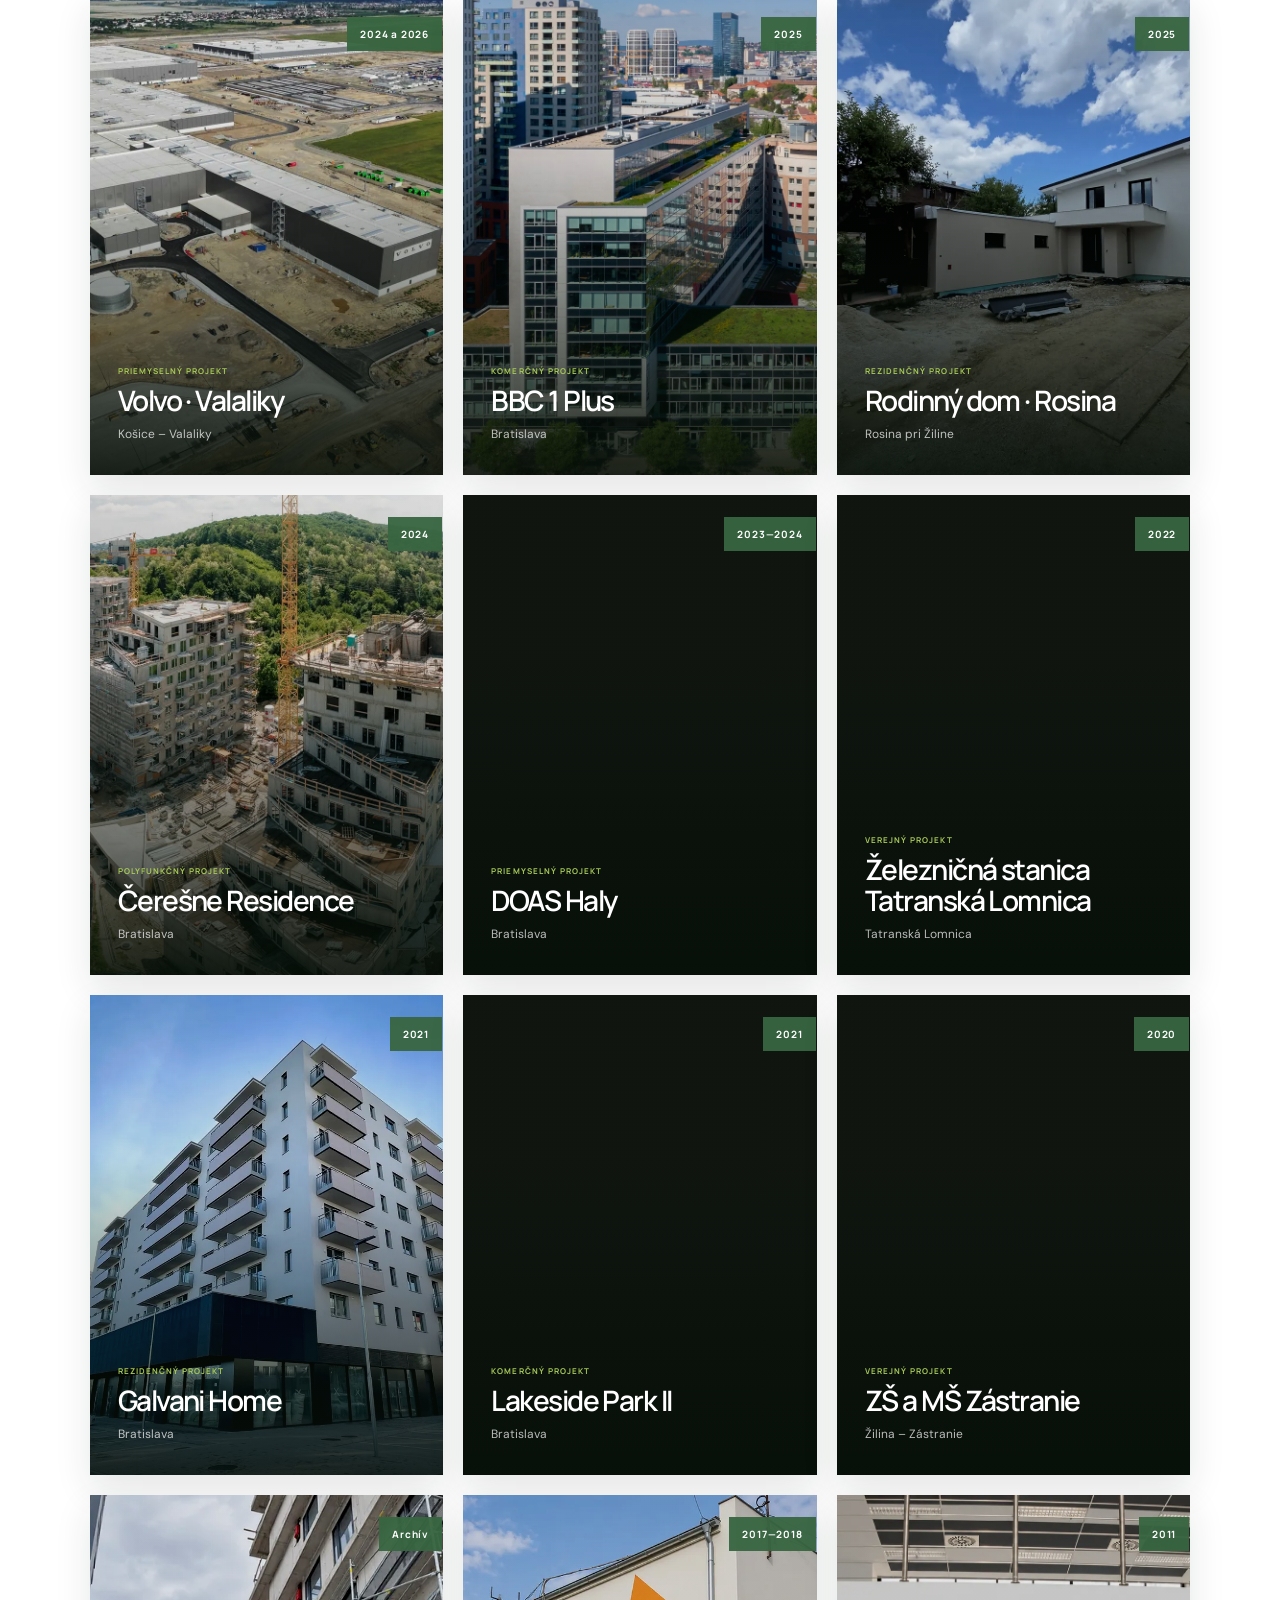
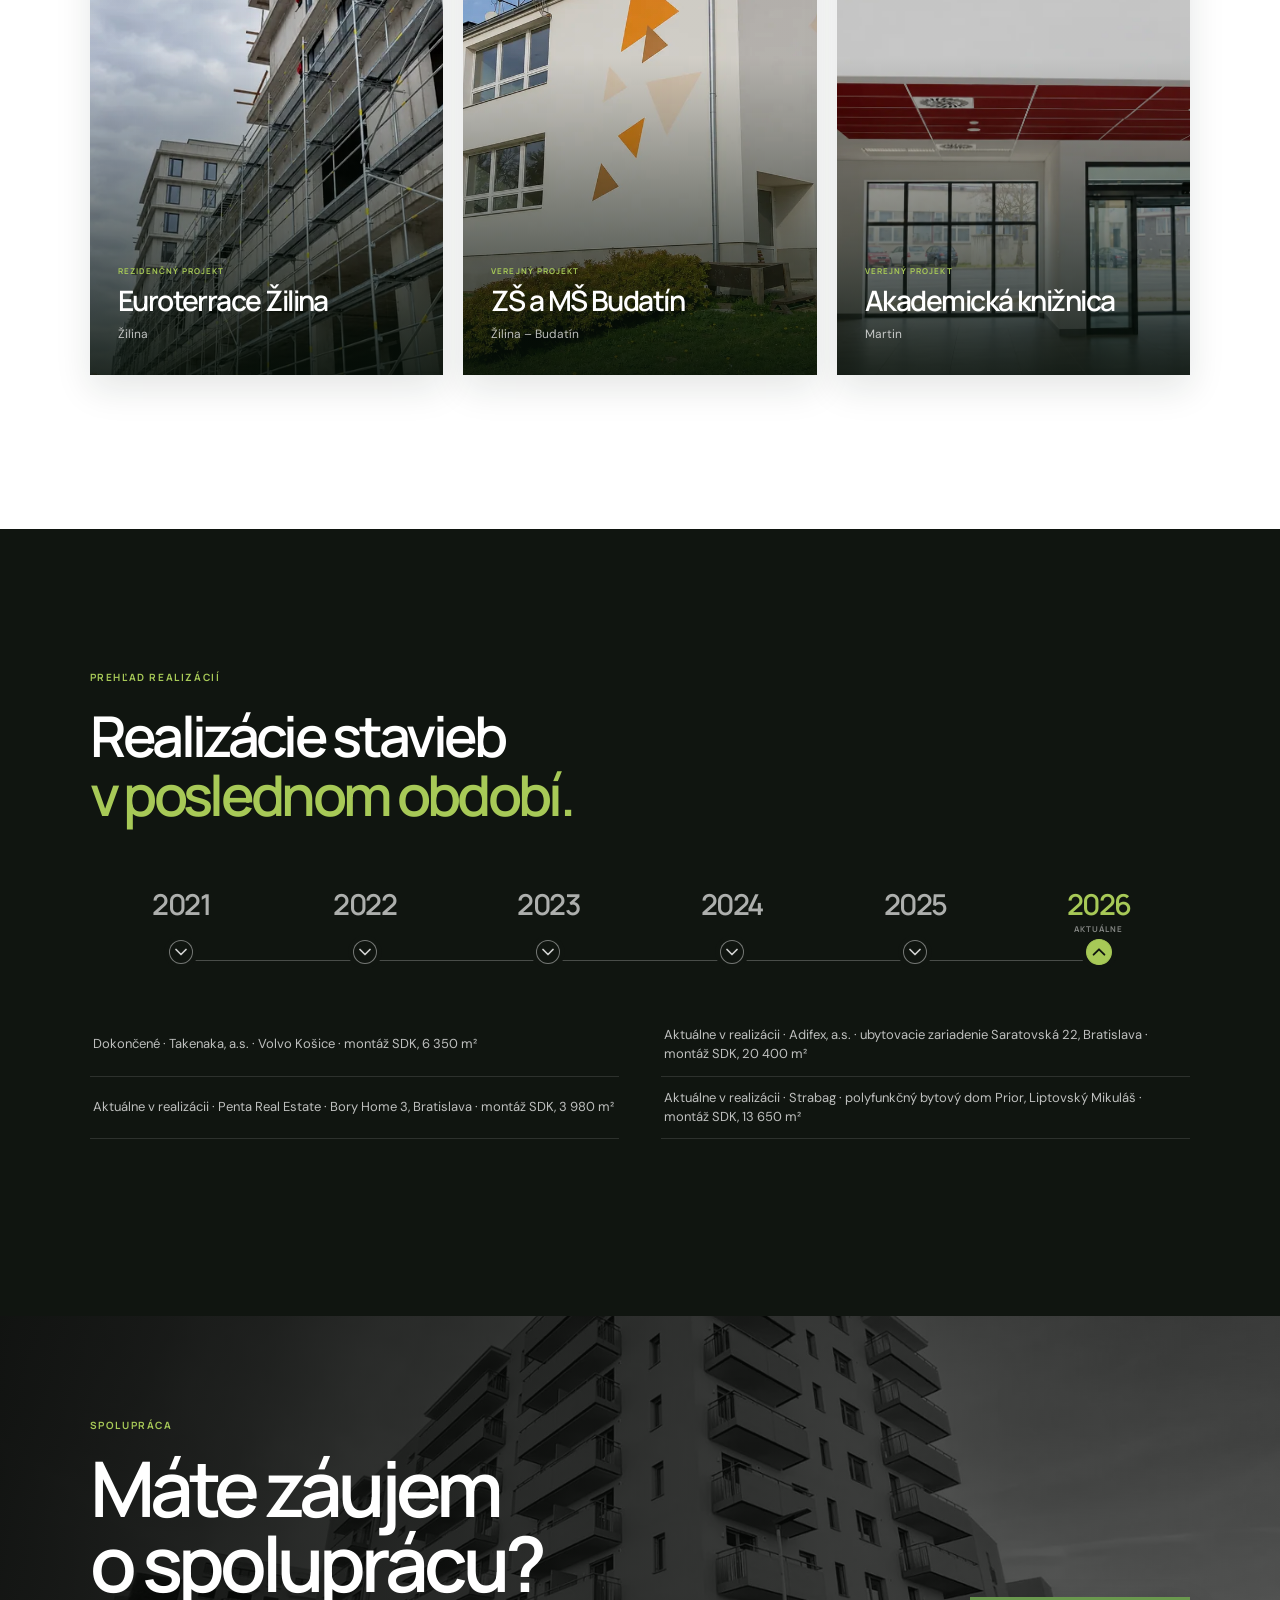
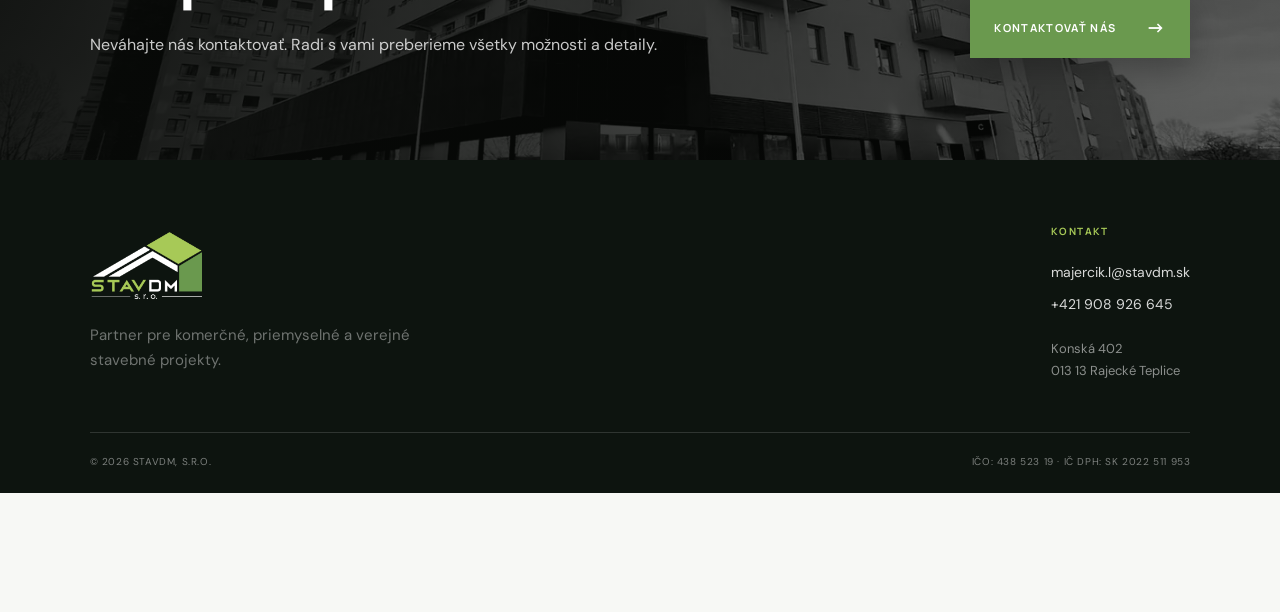
<file: projekty.html>
<!doctype html>
<html lang="sk">
  <head>
    <meta charset="UTF-8" />
    <meta name="viewport" content="width=device-width,initial-scale=1.0" />
    <meta
      name="description"
      content="Kompletný prehľad stavebných realizácií StavDM"
    />
    <meta name="robots" content="index,follow" />
    <meta name="theme-color" content="#386641" />
    <title>Projekty a realizácie | StavDM</title>
    <script src="js/i18n.js?v=20261020-3"></script>
    <link rel="preconnect" href="https://fonts.googleapis.com" />
    <link rel="preconnect" href="https://fonts.gstatic.com" crossorigin />
    <link
      href="https://fonts.googleapis.com/css2?family=DM+Sans:wght@400;500;600;700&amp;family=Manrope:wght@500;600;700;800&amp;display=swap"
      rel="stylesheet"
    />
    <link
      rel="preload"
      as="image"
      href="assets/heroes/projects-city-square-continuous.jpg"
      fetchpriority="high"
    />
    <link rel="stylesheet" href="css/style.css" />
    <link rel="stylesheet" href="css/home-layout.css?v=20261019-2" />
    <link
      rel="icon"
      type="image/png"
      sizes="32x32"
      href="assets/icons/favicon-32.png"
    />
    <link
      rel="icon"
      type="image/png"
      sizes="192x192"
      href="assets/icons/favicon-192.png"
    />
    <link
      rel="apple-touch-icon"
      sizes="180x180"
      href="assets/icons/apple-touch-icon.png"
    />
    <link rel="manifest" href="site.webmanifest" />
    <link rel="stylesheet" href="css/projects-page.css?v=20261019-10" />
  </head>
  <body class="projects-page">
    <header class="site-header">
      <a class="brand" href="index.html"
        ><img
          src="assets/brand/stavDM_novelogo_22.png"
          data-light-logo="assets/brand/stavDM_novelogo_22.png"
          data-dark-logo="assets/brand/StavDM_novelogo_1.png"
          alt="StavDM, s.r.o."
        /><span class="brand-tagline"
          >Partner<br />pre<br />stavebné projekty<span class="brand-dot"
            >.</span
          ></span
        ></a
      >
      <button
        class="menu-toggle"
        type="button"
        aria-label="Otvoriť menu"
        aria-expanded="false"
        aria-controls="main-navigation"
      >
        <span></span><span></span><span></span>
      </button>
      <nav class="main-nav" id="main-navigation" aria-label="Hlavná navigácia">
        <a href="index.html">Domov</a><a href="o-nas.html">O nás</a
        ><a class="active" href="projekty.html" aria-current="page"
          >Realizácie</a
        ><a href="sluzby.html">Služby</a
        ><a class="nav-contact" href="kontakt.html">Kontakt</a>
      </nav>
    </header>

    <main>
      <section class="projects-hero">
        <img
          class="projects-flow-image"
          src="assets/heroes/projects-city-square-continuous.jpg"
          width="1295"
          height="1214"
          fetchpriority="high"
          decoding="async"
          alt="Moderný bytový komplex s mestským námestím"
        />
        <div class="projects-hero-copy">
          <p class="eyebrow">NAŠE REALIZÁCIE</p>
          <h1>Projekty, ktoré<br /><em>hovoria za nás.</em></h1>
          <p class="projects-lead">
            Pozrite si realizácie komerčných, priemyselných, verejných aj
            rezidenčných projektov na Slovensku a v Čechách.
          </p>
          <a class="subpage-hero-cta" href="#all-realizations">
            Pozrite si naše projekty <span aria-hidden="true">↓</span>
          </a>
        </div>
        <aside
          class="projects-current"
          aria-labelledby="current-projects-title"
        >
          <header>
            <div>
              <p>2026</p>
              <h2 id="current-projects-title">Aktuálne v realizácii</h2>
            </div>
            <span>AKTUÁLNE</span>
          </header>
          <div class="current-project-list">
            <article>
              <span>01</span>
              <div>
                <h3>Bytový dom Saratovská 22</h3>
                <p>Adifex, a.s. · Bratislava</p>
              </div>
              <b>20 400 m²</b>
            </article>
            <article>
              <span>02</span>
              <div>
                <h3>Bory Home 3</h3>
                <p>Penta Real Estate · Bratislava</p>
              </div>
              <b>3 980 m²</b>
            </article>
            <article>
              <span>03</span>
              <div>
                <h3>Polyfunkčný bytový dom Prior</h3>
                <p>Strabag · Liptovský Mikuláš</p>
              </div>
              <b>13 650 m²</b>
            </article>
          </div>
        </aside>
      </section>

      <section
        class="all-realizations"
        id="all-realizations"
        aria-labelledby="all-realizations-title"
      >
        <header class="project-section-heading">
          <div>
            <p class="eyebrow">Katalóg projektov</p>
            <h2 id="all-realizations-title">Vybrané projekty a fotogalérie.</h2>
          </div>
        </header>
        <div class="realization-list" id="realization-list"></div>
        <noscript
          >Na zobrazenie galérií je potrebné povoliť JavaScript.</noscript
        >
      </section>

      <section
        class="project-overview"
        aria-labelledby="project-overview-title"
      >
        <header class="project-section-heading project-section-heading-dark">
          <div>
            <p class="eyebrow light">PREHĽAD REALIZÁCIÍ</p>
            <h2 id="project-overview-title">
              Realizácie stavieb<br /><span class="heading-accent"
                >v poslednom období.</span
              >
            </h2>
          </div>
        </header>

        <div class="year-grid" data-project-history></div>
        <noscript>
          <p>
            Kompletný prehľad realizácií je dostupný po povolení JavaScriptu.
          </p>
        </noscript>
      </section>

      <section class="site-contact-cta">
        <div>
          <p class="eyebrow">SPOLUPRÁCA</p>
          <h2>Máte záujem<br />o spoluprácu?</h2>
          <p>
            Neváhajte nás kontaktovať. Radi s vami preberieme všetky možnosti a
            detaily.
          </p>
        </div>
        <a href="kontakt.html">Kontaktovať nás <span>→</span></a>
      </section>
    </main>

    <footer class="site-footer">
      <div class="site-footer-main">
        <div class="site-footer-brand">
          <a href="index.html"
            ><img src="assets/brand/stavDM_novelogo_22.png" alt="StavDM, s.r.o."
          /></a>
          <p>Partner pre komerčné, priemyselné a verejné stavebné projekty.</p>
        </div>
        <div class="site-footer-contact">
          <p>Kontakt</p>
          <a href="mailto:majercik.l@stavdm.sk">majercik.l@stavdm.sk</a>
          <a href="tel:+421908926645">+421 908 926 645</a>
          <address>Konská 402<br />013 13 Rajecké Teplice</address>
        </div>
      </div>
      <div class="site-footer-bottom">
        <small>© <span id="year"></span> StavDM, s.r.o.</small>
        <span>IČO: 438 523 19 · IČ DPH: SK 2022 511 953</span>
      </div>
    </footer>
    <script src="js/projects-data.js?v=20261020-10"></script>
    <script src="js/projects-list.js?v=20261019-1"></script>
    <script src="js/projects-history.js?v=20261019-2"></script>
    <script src="js/script.js?v=20261020-17"></script>
  </body>
</html>
</file>
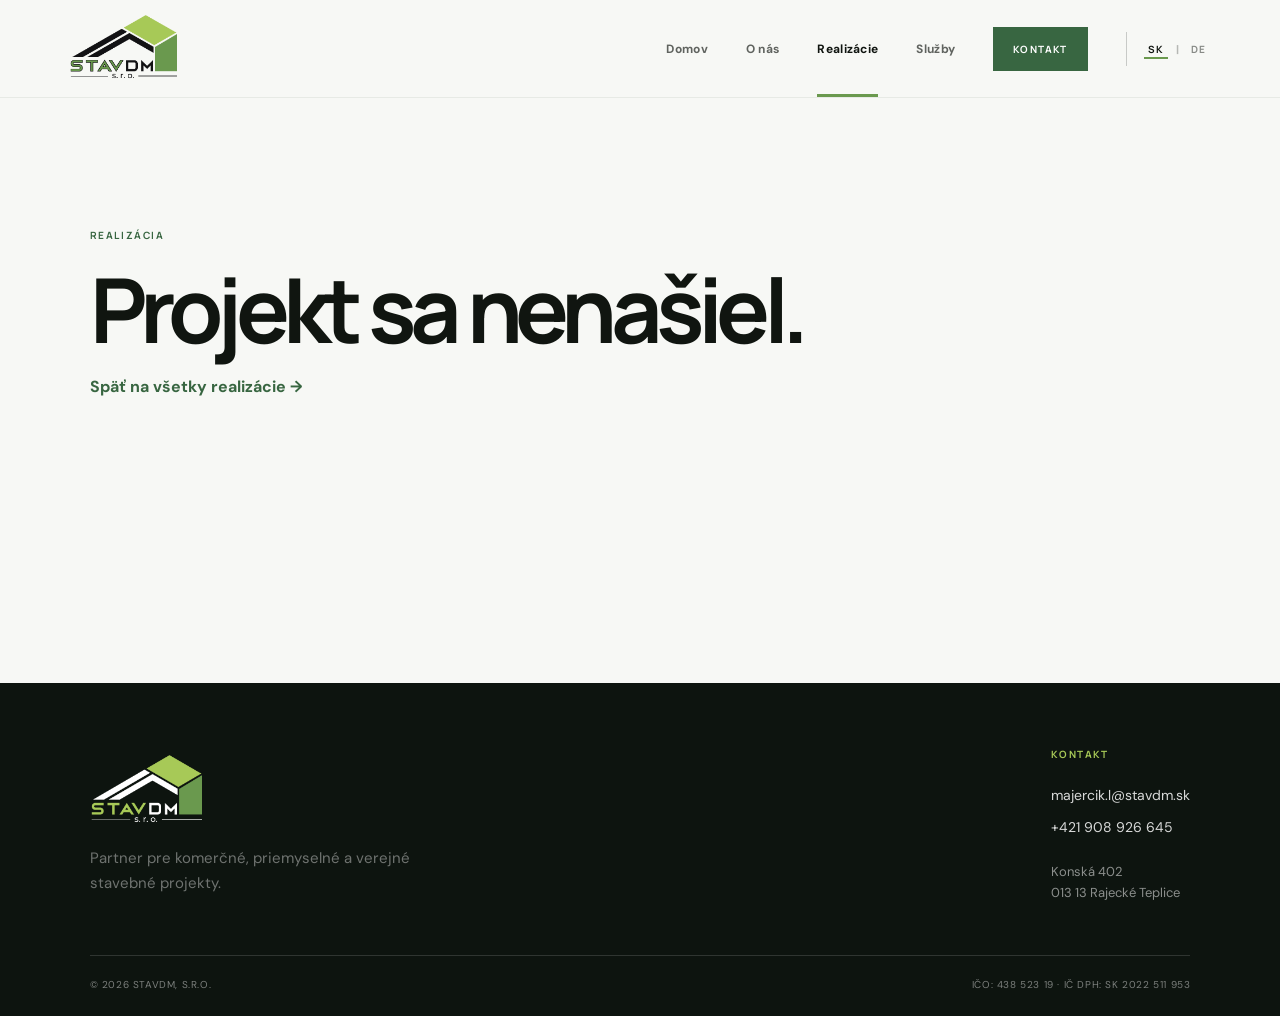
<file: realizacia.html>
<!doctype html>
<html lang="sk">
  <head>
    <meta charset="UTF-8" />
    <meta name="viewport" content="width=device-width,initial-scale=1.0" />
    <meta
      name="description"
      content="Fotogaléria stavebnej realizácie spoločnosti StavDM."
    />
    <meta name="robots" content="index,follow" />
    <meta name="theme-color" content="#386641" />
    <title>Realizácia | StavDM</title>
    <script src="js/i18n.js?v=20261020-3"></script>
    <link rel="preconnect" href="https://fonts.googleapis.com" />
    <link rel="preconnect" href="https://fonts.gstatic.com" crossorigin />
    <link
      href="https://fonts.googleapis.com/css2?family=DM+Sans:wght@400;500;600;700&family=Manrope:wght@500;600;700;800&display=swap"
      rel="stylesheet"
    />
    <link rel="stylesheet" href="css/style.css" />
    <link rel="stylesheet" href="css/realization-detail.css?v=20261003-5" />
    <link rel="icon" type="image/png" sizes="32x32" href="assets/icons/favicon-32.png" />
    <link rel="icon" type="image/png" sizes="192x192" href="assets/icons/favicon-192.png" />
    <link rel="apple-touch-icon" sizes="180x180" href="assets/icons/apple-touch-icon.png" />
    <link rel="manifest" href="site.webmanifest" />
  </head>
  <body class="realization-page detail-editorial">
    <header class="site-header">
      <a class="brand" href="index.html"
        ><img src="assets/brand/StavDM_novelogo_1.png" alt="StavDM, s.r.o."
      /></a>
      <button
        class="menu-toggle"
        type="button"
        aria-label="Otvoriť menu"
        aria-expanded="false"
        aria-controls="main-navigation"
      >
        <span></span><span></span><span></span>
      </button>
      <nav class="main-nav" id="main-navigation" aria-label="Hlavná navigácia">
        <a href="index.html">Domov</a><a href="o-nas.html">O nás</a
        ><a class="active" href="projekty.html" aria-current="page">Realizácie</a
        ><a href="sluzby.html">Služby</a
        ><a class="nav-contact" href="kontakt.html">Kontakt</a>
      </nav>
    </header>

    <main id="realization-detail">
      <section class="detail-hero">
        <div class="detail-hero-media">
          <img id="detail-cover" alt="" />
          <div class="detail-hero-shade"></div>
        </div>
        <div class="detail-hero-content">
          <a class="detail-back" href="projekty.html">← Všetky realizácie</a>
          <p id="detail-type"></p>
          <h1 id="detail-title">Realizácia</h1>
          <p class="detail-hero-description" id="detail-hero-description" hidden></p>
          <div class="detail-meta">
            <span id="detail-location"></span><span id="detail-year"></span>
          </div>
        </div>
      </section>

      <section class="detail-summary">
        <div>
          <p class="eyebrow">O REALIZÁCII</p>
          <h2>Kvalita viditeľná<br />v každom detaile.</h2>
        </div>
        <div class="detail-description">
          <p id="detail-description"></p>
          <dl>
            <div>
              <dt>Lokalita</dt>
              <dd id="summary-location"></dd>
            </div>
            <div>
              <dt>Rok</dt>
              <dd id="summary-year"></dd>
            </div>
            <div>
              <dt>Typ projektu</dt>
              <dd id="summary-type"></dd>
            </div>
            <div>
              <dt>Fotografie</dt>
              <dd id="summary-count"></dd>
            </div>
          </dl>
        </div>
      </section>

      <section class="detail-gallery-section" aria-labelledby="gallery-title">
        <header>
          <div>
            <p class="eyebrow">FOTOGALÉRIA</p>
            <h2 id="gallery-title">Priebeh a výsledok realizácie.</h2>
          </div>
          <p id="gallery-count"></p>
        </header>
        <div class="detail-gallery" id="detail-gallery"></div>
      </section>

      <section class="site-contact-cta">
        <div>
          <p class="eyebrow">SPOLUPRÁCA</p>
          <h2>Máte záujem<br />o spoluprácu?</h2>
          <p>
            Neváhajte nás kontaktovať. Radi s vami preberieme všetky možnosti a
            detaily.
          </p>
        </div>
        <a href="kontakt.html">Kontaktovať nás <span>→</span></a>
      </section>
    </main>

    <main class="project-not-found" id="project-not-found" hidden>
      <p class="eyebrow">REALIZÁCIA</p>
      <h1>Projekt sa nenašiel.</h1>
      <a href="projekty.html">Späť na všetky realizácie →</a>
    </main>

    <div
      class="gallery-lightbox"
      id="gallery-lightbox"
      role="dialog"
      aria-modal="true"
      aria-label="Náhľad fotografie"
      hidden
    >
      <button class="lightbox-close" type="button" aria-label="Zavrieť náhľad">
        ×
      </button>
      <button
        class="lightbox-prev"
        type="button"
        aria-label="Predchádzajúca fotografia"
      >
        ←
      </button>
      <figure>
        <img id="lightbox-image" alt="" />
        <figcaption id="lightbox-caption"></figcaption>
      </figure>
      <button
        class="lightbox-next"
        type="button"
        aria-label="Nasledujúca fotografia"
      >
        →
      </button>
    </div>

    <footer class="site-footer">
      <div class="site-footer-main">
        <div class="site-footer-brand">
          <a href="index.html"><img src="assets/brand/stavDM_novelogo_22.png" alt="StavDM, s.r.o." /></a>
          <p>Partner pre komerčné, priemyselné a verejné stavebné projekty.</p>
        </div>
        <div class="site-footer-contact">
          <p>Kontakt</p>
          <a href="mailto:majercik.l@stavdm.sk">majercik.l@stavdm.sk</a>
          <a href="tel:+421908926645">+421 908 926 645</a>
          <address>Konská 402<br />013 13 Rajecké Teplice</address>
        </div>
      </div>
      <div class="site-footer-bottom">
        <small>© <span id="year"></span> StavDM, s.r.o.</small>
        <span>IČO: 438 523 19 · IČ DPH: SK 2022 511 953</span>
      </div>
    </footer>
    <script src="js/projects-data.js?v=20261020-10"></script>
    <script src="js/realization-detail.js?v=20261019-3"></script>
    <script src="js/script.js?v=20261020-17"></script>
  </body>
</html>
</file>
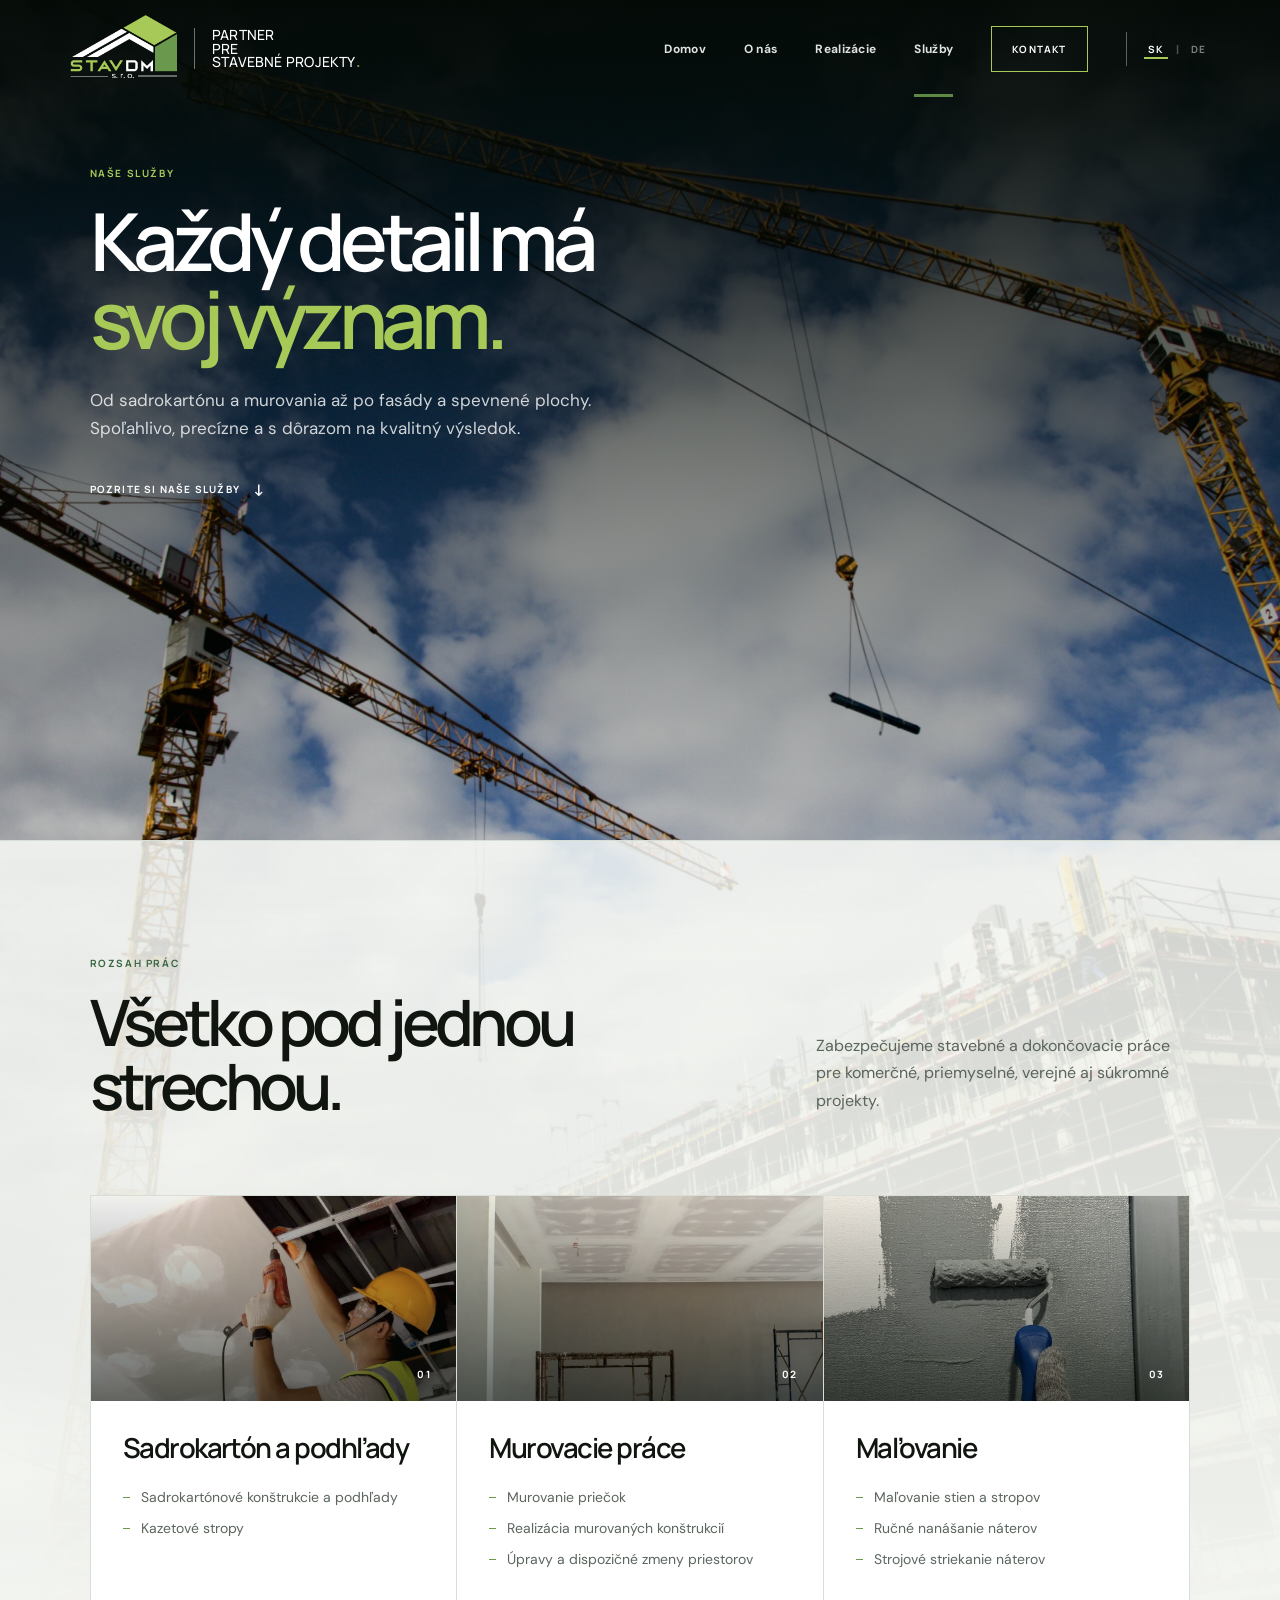
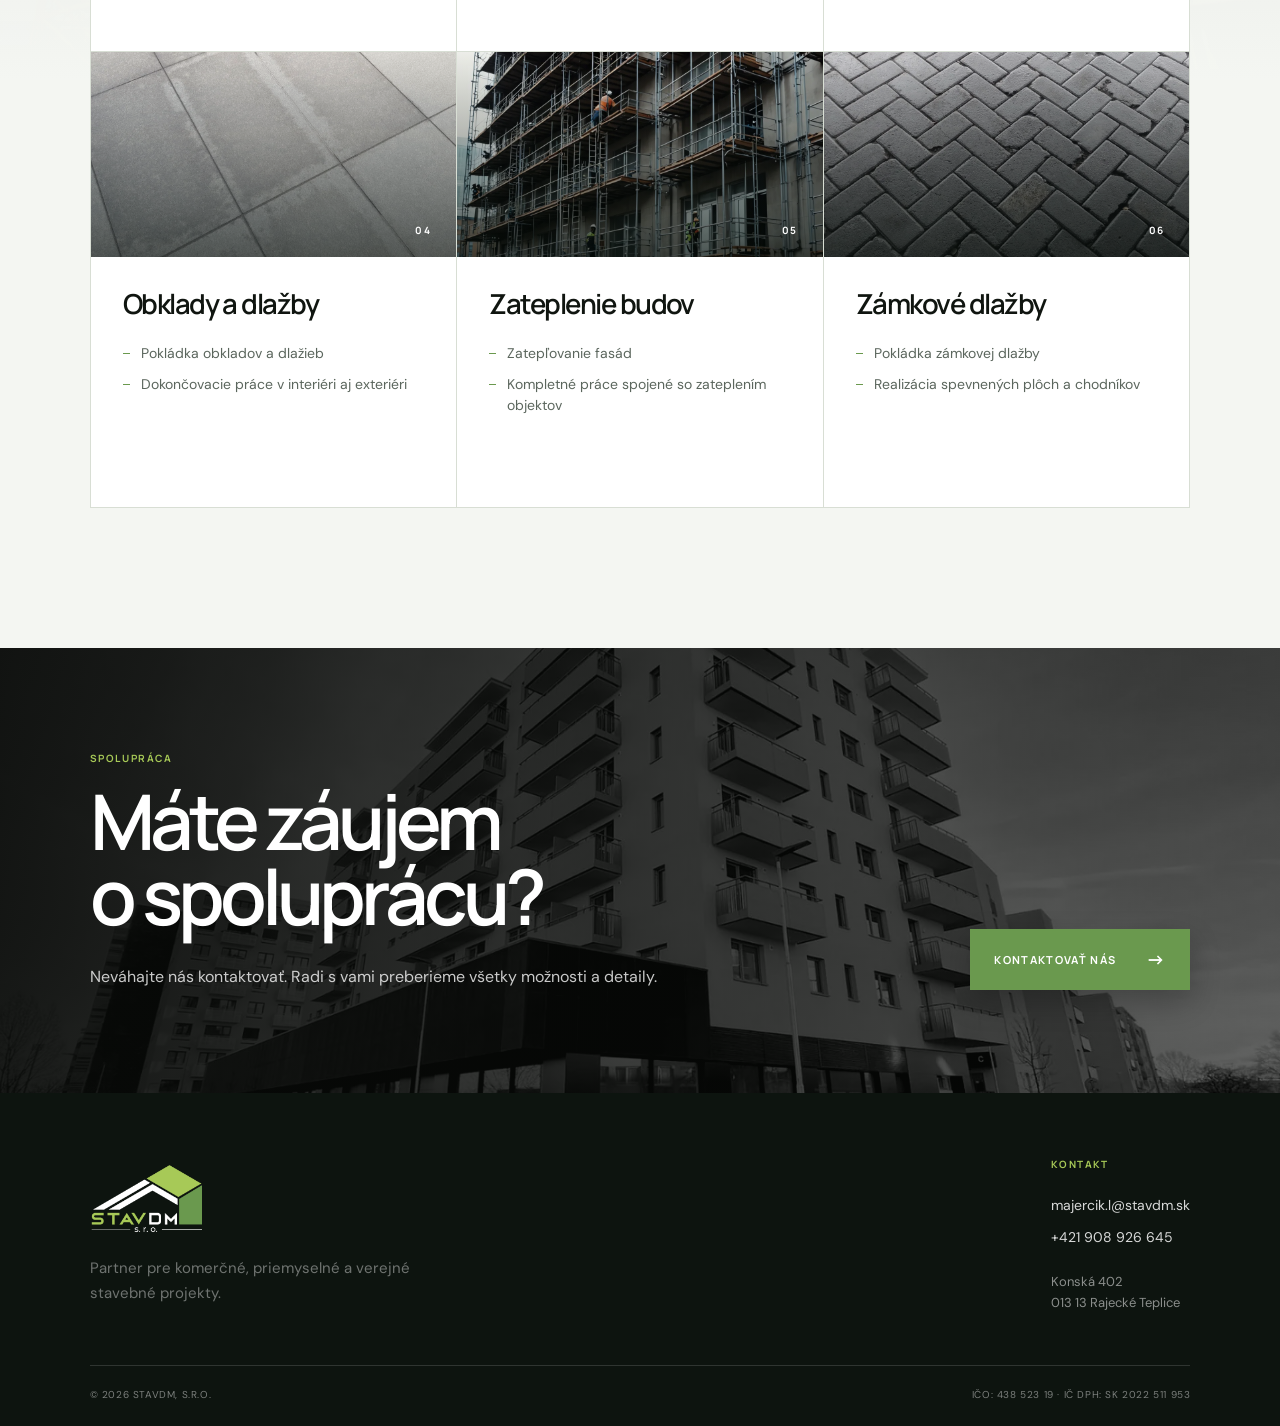
<file: sluzby.html>
<!doctype html>
<html lang="sk">
  <head>
    <meta charset="UTF-8" />
    <meta name="viewport" content="width=device-width,initial-scale=1.0" />
    <meta
      name="description"
      content="Sadrokartón, murovanie, maľovanie, obklady, zateplenie a zámkové dlažby od StavDM."
    />
    <meta name="robots" content="index,follow" />
    <meta name="theme-color" content="#386641" />
    <title>Služby | StavDM</title>
    <script src="js/i18n.js?v=20261020-3"></script>
    <link rel="preconnect" href="https://fonts.googleapis.com" />
    <link rel="preconnect" href="https://fonts.gstatic.com" crossorigin />
    <link
      href="https://fonts.googleapis.com/css2?family=DM+Sans:wght@400;500;600;700&amp;family=Manrope:wght@500;600;700;800&amp;display=swap"
      rel="stylesheet"
    />
    <link
      rel="preload"
      as="image"
      href="assets/heroes/services-firefly-cranes.jpg"
      fetchpriority="high"
    />
    <link rel="stylesheet" href="css/style.css" />
    <link rel="stylesheet" href="css/home-layout.css?v=20261019-2" />
    <link rel="icon" type="image/png" sizes="32x32" href="assets/icons/favicon-32.png" />
    <link rel="icon" type="image/png" sizes="192x192" href="assets/icons/favicon-192.png" />
    <link rel="apple-touch-icon" sizes="180x180" href="assets/icons/apple-touch-icon.png" />
    <link rel="manifest" href="site.webmanifest" />
    <link rel="stylesheet" href="css/services-page.css?v=20261019-15" />
  </head>
  <body class="services-page">
    <header class="site-header">
      <a class="brand" href="index.html"
        ><img
          src="assets/brand/stavDM_novelogo_22.png"
          data-light-logo="assets/brand/stavDM_novelogo_22.png"
          data-dark-logo="assets/brand/StavDM_novelogo_1.png"
          alt="StavDM, s.r.o."
        /><span class="brand-tagline"
          >Partner<br />pre<br />stavebné projekty<span class="brand-dot"
            >.</span
          ></span
        ></a
      >
      <button
        class="menu-toggle"
        type="button"
        aria-label="Otvoriť menu"
        aria-expanded="false"
        aria-controls="main-navigation"
      >
        <span></span><span></span><span></span>
      </button>
      <nav class="main-nav" id="main-navigation" aria-label="Hlavná navigácia">
        <a href="index.html">Domov</a><a href="o-nas.html">O nás</a
        ><a href="projekty.html">Realizácie</a
        ><a class="active" href="sluzby.html" aria-current="page">Služby</a
        ><a class="nav-contact" href="kontakt.html">Kontakt</a>
      </nav>
    </header>

    <main>
      <div class="services-visual-flow">
        <img
          class="services-flow-image"
          src="assets/heroes/services-firefly-cranes.jpg"
          width="3000"
          height="2919"
          fetchpriority="high"
          decoding="async"
          alt="Vežové žeriavy nad rozostavanou administratívnou budovou"
        />
        <section class="services-hero" aria-labelledby="services-hero-title">
          <div class="services-hero-layout">
            <div class="services-hero-copy">
              <p class="eyebrow light">NAŠE SLUŽBY</p>
              <h1 id="services-hero-title">
                Každý detail má<br /><em>svoj význam.</em>
              </h1>
              <p>
                Od sadrokartónu a murovania až po fasády a spevnené plochy.
                Spoľahlivo, precízne a s dôrazom na kvalitný výsledok.
              </p>
              <a
                class="services-hero-cta subpage-hero-cta"
                href="#services-catalog"
              >
                Pozrite si naše služby <span aria-hidden="true">↓</span>
              </a>
            </div>
          </div>
        </section>

      <section
        class="services-catalog"
        id="services-catalog"
        aria-labelledby="services-catalog-title"
      >
        <header class="services-catalog-heading">
          <div>
            <p class="eyebrow">ROZSAH PRÁC</p>
            <h2 id="services-catalog-title">Všetko pod jednou strechou.</h2>
          </div>
          <p>
            Zabezpečujeme stavebné a dokončovacie práce pre komerčné,
            priemyselné, verejné aj súkromné projekty.
          </p>
        </header>

        <div class="services-grid">
          <article class="service-card" id="sadrokarton">
            <div class="service-card-media">
              <img
                src="assets/optimized/services/sadrokarton.webp"
                alt="Sadrokartónové konštrukcie a podhľady"
                loading="lazy"
              />
              <span>01</span>
            </div>
            <div class="service-card-body">
              <h3>Sadrokartón a podhľady</h3>
              <ul>
                <li>Sadrokartónové konštrukcie a podhľady</li>
                <li>Kazetové stropy</li>
              </ul>
            </div>
          </article>

          <article class="service-card" id="murovanie">
            <div class="service-card-media">
              <img
                src="assets/optimized/services/murovanie.webp"
                alt="Realizácia murovaných konštrukcií"
                loading="lazy"
              />
              <span>02</span>
            </div>
            <div class="service-card-body">
              <h3>Murovacie práce</h3>
              <ul>
                <li>Murovanie priečok</li>
                <li>Realizácia murovaných konštrukcií</li>
                <li>Úpravy a dispozičné zmeny priestorov</li>
              </ul>
            </div>
          </article>

          <article class="service-card" id="malovanie">
            <div class="service-card-media">
              <img
                src="assets/optimized/services/malovanie.webp"
                alt="Maľovanie stien a stropov"
                loading="lazy"
              />
              <span>03</span>
            </div>
            <div class="service-card-body">
              <h3>Maľovanie</h3>
              <ul>
                <li>Maľovanie stien a stropov</li>
                <li>Ručné nanášanie náterov</li>
                <li>Strojové striekanie náterov</li>
              </ul>
            </div>
          </article>

          <article class="service-card" id="obklady">
            <div class="service-card-media">
              <img
                src="assets/optimized/services/obklady-dlazby.webp"
                alt="Pokládka obkladov a dlažieb"
                loading="lazy"
              />
              <span>04</span>
            </div>
            <div class="service-card-body">
              <h3>Obklady a dlažby</h3>
              <ul>
                <li>Pokládka obkladov a dlažieb</li>
                <li>Dokončovacie práce v interiéri aj exteriéri</li>
              </ul>
            </div>
          </article>

          <article class="service-card" id="zateplenie">
            <div class="service-card-media">
              <img
                src="assets/optimized/services/zateplenie.webp"
                alt="Zatepľovanie fasády budovy"
                loading="lazy"
              />
              <span>05</span>
            </div>
            <div class="service-card-body">
              <h3>Zateplenie budov</h3>
              <ul>
                <li>Zatepľovanie fasád</li>
                <li>Kompletné práce spojené so zateplením objektov</li>
              </ul>
            </div>
          </article>

          <article class="service-card" id="zamkova-dlazba">
            <div class="service-card-media">
              <img
                src="assets/optimized/services/zamkova-dlazba.webp"
                alt="Pokládka zámkovej dlažby"
                loading="lazy"
              />
              <span>06</span>
            </div>
            <div class="service-card-body">
              <h3>Zámkové dlažby</h3>
              <ul>
                <li>Pokládka zámkovej dlažby</li>
                <li>Realizácia spevnených plôch a chodníkov</li>
              </ul>
            </div>
          </article>
        </div>
        </section>
      </div>

      <section class="site-contact-cta">
        <div>
          <p class="eyebrow">SPOLUPRÁCA</p>
          <h2>Máte záujem<br />o spoluprácu?</h2>
          <p>
            Neváhajte nás kontaktovať. Radi s vami preberieme všetky možnosti a
            detaily.
          </p>
        </div>
        <a href="kontakt.html">Kontaktovať nás <span>→</span></a>
      </section>
    </main>

    <footer class="site-footer">
      <div class="site-footer-main">
        <div class="site-footer-brand">
          <a href="index.html"
            ><img src="assets/brand/stavDM_novelogo_22.png" alt="StavDM, s.r.o."
          /></a>
          <p>Partner pre komerčné, priemyselné a verejné stavebné projekty.</p>
        </div>
        <div class="site-footer-contact">
          <p>Kontakt</p>
          <a href="mailto:majercik.l@stavdm.sk">majercik.l@stavdm.sk</a>
          <a href="tel:+421908926645">+421 908 926 645</a>
          <address>Konská 402<br />013 13 Rajecké Teplice</address>
        </div>
      </div>
      <div class="site-footer-bottom">
        <small>© <span id="year"></span> StavDM, s.r.o.</small>
        <span>IČO: 438 523 19 · IČ DPH: SK 2022 511 953</span>
      </div>
    </footer>
    <script src="js/script.js?v=20261020-17"></script>
  </body>
</html>
</file>
<file: css/style.css>
:root{--lime:#a7c957;--green:#6a994e;--forest:#386641;--ink:#101510;--soft:#f3f5ef;--line:#d8ded4}*{box-sizing:border-box}html{scroll-behavior:smooth}body{margin:0;background:#fff;color:var(--ink);font-family:"DM Sans",Arial,sans-serif}a{color:inherit;text-decoration:none}h1,h2,h3,p{margin-top:0}h1,h2,h3{font-family:"Manrope",Arial,sans-serif}.site-header{height:98px;padding:0 clamp(24px,5.4vw,96px);display:flex;align-items:center;justify-content:space-between;border-bottom:1px solid #e7eae5;background:#fff;position:relative;z-index:5}.brand img{width:155px;display:block}.main-nav{height:100%;display:flex;align-items:center;gap:38px;font-size:12px;font-weight:700;letter-spacing:.025em}.main-nav>a:not(.nav-contact){height:100%;display:flex;align-items:center;position:relative;opacity:.65}.main-nav>a.active:not(.nav-contact),.main-nav>a:hover:not(.nav-contact){opacity:1}.main-nav>a.active:not(.nav-contact):after{content:"";height:3px;background:var(--green);position:absolute;bottom:0;left:0;right:0}.nav-contact,.button{background:var(--forest);color:#fff;padding:15px 20px;text-transform:uppercase;font:700 10px "Manrope";letter-spacing:.12em;border:0;cursor:pointer}.nav-contact b{font-size:16px;margin-left:8px}.menu-toggle{display:none}.hero{height:calc(100vh - 98px);min-height:610px;position:relative;background:var(--ink);padding:clamp(28px,4.5vw,72px);display:flex;align-items:end;overflow:hidden}.hero-image{position:absolute;inset:0;background:url("../assets/optimized/projects/lakeside-park-ii.webp") center/cover;filter:saturate(.74) contrast(1.06)}.hero-shade{position:absolute;inset:0;background:linear-gradient(90deg,rgba(7,13,8,.6),rgba(7,13,8,.03) 70%),linear-gradient(0deg,rgba(7,13,8,.25),transparent)}.hero-content{position:relative;background:#fff;width:min(700px,100%);padding:clamp(30px,4vw,63px);margin-bottom:clamp(0px,4vh,34px)}.eyebrow,.section-label{font:700 10px "Manrope";letter-spacing:.16em;text-transform:uppercase;color:var(--forest);margin:0 0 22px}.light{color:var(--lime)!important}h1{font-size:clamp(48px,5.8vw,87px);line-height:1;letter-spacing:-.075em;margin:0 0 22px}em{font-style:normal;color:var(--green)}.hero-content>p:not(.eyebrow),.page-title>p:last-child{font-size:16px;line-height:1.6;max-width:500px;margin-bottom:29px}.button{display:inline-flex;align-items:center;gap:22px;transition:background .2s,transform .2s}.button:hover{background:#203e28;transform:translateY(-2px)}.button-light{background:var(--forest);color:#fff}.button span{font-size:17px}.section{padding:clamp(80px,10vw,150px) clamp(24px,9vw,150px)}.landing-intro{display:grid;grid-template-columns:1fr 1.65fr;gap:7vw;align-items:start;background:#fff;border-bottom:1px solid var(--line)}.landing-intro h2,.cta-band h2{font-size:clamp(36px,4.2vw,62px);line-height:1.08;letter-spacing:-.065em;max-width:710px;margin-bottom:24px}.landing-intro p{font-size:18px;line-height:1.6;max-width:560px;color:#4c564d}.text-link{font:700 11px "Manrope";letter-spacing:.11em;text-transform:uppercase;display:inline-flex;gap:12px;align-items:center;margin-top:14px;border-bottom:1px solid var(--green);padding-bottom:6px}.text-link span{font-size:17px}.landing-links{padding:0 clamp(24px,5.4vw,96px) 90px;display:grid;grid-template-columns:1.4fr 1fr 1fr;gap:14px;background:#fff}.landing-tile{min-height:410px;padding:31px;display:block;position:relative;overflow:hidden;color:#fff;background:var(--forest)}.landing-tile:before{content:"";position:absolute;inset:0;background:center/cover;opacity:.48;transition:transform .5s}.landing-tile:hover:before{transform:scale(1.06)}.tile-projects:before{background-image:url("../assets/optimized/projects/volvo-valaliky.webp")}.tile-services{background:#6a994e}.tile-services:before{background-image:url("../assets/optimized/projects/doas-haly.webp")}.tile-contact{background:var(--ink)}.landing-tile:after{content:"";position:absolute;inset:0;background:linear-gradient(0deg,rgba(6,14,8,.74),rgba(6,14,8,.08))}.landing-tile span,.landing-tile h2,.landing-tile b{position:relative;z-index:1}.landing-tile span{font:700 10px "Manrope";letter-spacing:.14em;color:var(--lime)}.landing-tile h2{font-size:clamp(31px,3vw,48px);line-height:1;letter-spacing:-.07em;position:absolute;left:31px;bottom:28px;margin:0}.landing-tile b{position:absolute;right:30px;bottom:26px;border:1px solid rgba(255,255,255,.7);border-radius:50%;height:37px;width:37px;text-align:center;font:400 21px/34px Arial}.statement{background:var(--soft);padding:clamp(85px,12vw,155px) max(24px,16vw)}.statement p{font:600 clamp(28px,3.35vw,52px)/1.25 "Manrope";letter-spacing:-.06em;margin:0}.page-title{padding:clamp(75px,10vw,140px) clamp(24px,10vw,165px);background:var(--soft);border-bottom:10px solid var(--lime)}.page-title.dark{background:var(--ink);color:#fff;border-color:var(--green)}.page-title.dark h1 em{color:var(--lime)}.projects{background:#fff}.project-grid{display:grid;grid-template-columns:repeat(2,1fr);gap:18px}.project{min-height:440px;position:relative;overflow:hidden;background:var(--ink)}.project-large{grid-column:span 2;min-height:590px}.project img{position:absolute;inset:0;width:100%;height:100%;object-fit:cover;transition:transform .7s}.project:hover img{transform:scale(1.04)}.project:after{content:"";position:absolute;inset:0;background:linear-gradient(0deg,rgba(6,13,7,.9),transparent 58%)}.project>div{color:#fff;position:absolute;z-index:1;left:32px;bottom:29px}.project p{font:700 10px "Manrope";letter-spacing:.14em;color:var(--lime);margin-bottom:8px}.project h3{font-size:clamp(26px,3vw,43px);letter-spacing:-.06em;margin:0}.project-history{display:grid;grid-template-columns:1fr 1.5fr;gap:7vw;margin-top:90px;padding-top:36px;border-top:2px solid var(--ink)}.project-history h3{font-size:28px;line-height:1.15;letter-spacing:-.05em;margin:0}.project-history ul{list-style:none;padding:0;margin:0}.project-history li{display:grid;grid-template-columns:78px 1fr;gap:12px;padding:14px 0;border-bottom:1px solid var(--line);font-size:14px}.project-history b{font:700 11px "Manrope";letter-spacing:.1em;color:var(--green)}.services{background:#fff;padding-top:50px}.service-list{display:grid;grid-template-columns:repeat(3,1fr);border-top:2px solid var(--ink);border-left:1px solid var(--line)}.service-list article{min-height:280px;padding:28px;border-right:1px solid var(--line);border-bottom:1px solid var(--line)}.service-list span{font:700 10px "Manrope";letter-spacing:.1em;color:var(--green)}.service-list h3{font-size:27px;line-height:1.13;letter-spacing:-.055em;margin:48px 0 11px}.service-list p{font-size:14px;line-height:1.55;color:#5b665d;max-width:230px}.cta-band{background:var(--lime);padding:80px clamp(24px,9vw,150px);display:flex;justify-content:space-between;align-items:end;gap:30px}.cta-band h2{margin:0}.button-green{background:var(--ink);white-space:nowrap}.contact-page{display:grid;grid-template-columns:1.15fr .85fr;gap:8vw;background:#fff}.contact-form-wrap h2{font-size:43px;letter-spacing:-.06em}.contact-form-wrap form{max-width:600px}.contact-form-wrap label{display:block;font:700 10px "Manrope";letter-spacing:.12em;text-transform:uppercase;color:#657065;margin:22px 0}.contact-form-wrap input,.contact-form-wrap textarea{display:block;width:100%;border:0;border-bottom:2px solid var(--line);padding:12px 0 10px;background:transparent;color:var(--ink);font:16px "DM Sans";outline:0;resize:vertical}.contact-form-wrap input:focus,.contact-form-wrap textarea:focus{border-color:var(--green)}.contact-form-wrap button{margin-top:14px}.form-note{font-size:13px;color:var(--forest);margin-top:15px}.contacts{background:var(--soft);padding:clamp(27px,4vw,58px)}.contacts article{padding:0 0 22px;margin-bottom:22px;border-bottom:1px solid var(--line)}.contacts h3{font-size:20px;letter-spacing:-.04em;margin-bottom:3px}.contacts p{font-size:13px;color:#647065;margin-bottom:15px}.contacts a{display:block;font-size:13px;line-height:1.75;font-weight:600}.contacts a:hover{color:var(--green)}.company-info{padding-top:9px;display:flex;flex-direction:column;gap:13px;font:700 10px "Manrope";letter-spacing:.08em;color:#657065}footer{padding:58px clamp(24px,5.4vw,96px) 27px;background:var(--ink);color:#fff;display:grid;grid-template-columns:1.7fr 1.7fr 1fr;gap:24px;align-items:start}footer img{width:155px}footer p{margin:9px 0 0;font-size:13px;opacity:.65}footer>a{text-align:right;font:700 10px "Manrope";letter-spacing:.12em;text-transform:uppercase}footer small{grid-column:1/-1;border-top:1px solid rgba(255,255,255,.18);padding-top:20px;margin-top:24px;font-size:11px;color:#91a08e}@media(max-width:760px){.site-header{height:74px;padding:0 20px}.brand img{width:126px}.menu-toggle{width:44px;height:44px;padding:0;border:0;background:transparent;display:flex;flex-direction:column;justify-content:center;align-items:flex-end;gap:5px}.menu-toggle span{width:24px;height:2px;background:var(--ink)}.main-nav{display:none;position:absolute;left:0;right:0;top:74px;height:auto;padding:22px 20px;background:#fff;box-shadow:0 12px 18px rgba(0,0,0,.1);flex-direction:column;align-items:stretch;gap:19px}.main-nav.open{display:flex}.main-nav>a:not(.nav-contact){height:auto}.main-nav>a.active:not(.nav-contact):after{display:none}.nav-contact{text-align:center}.hero{height:calc(100vh - 74px);min-height:560px;padding:18px;align-items:end}.hero-content{padding:28px;margin:0}.hero-content>p:not(.eyebrow),.page-title>p:last-child{font-size:15px}.section,.page-title{padding:70px 22px}.landing-intro{grid-template-columns:1fr;gap:23px}.landing-intro p{font-size:16px}.landing-links{padding:0 22px 60px;grid-template-columns:1fr;gap:12px}.landing-tile{min-height:245px}.statement{padding:82px 31px}.project-grid{grid-template-columns:1fr;gap:12px}.project,.project-large{grid-column:auto;min-height:340px}.project>div{left:21px;bottom:20px}.project h3{font-size:30px}.project-history{grid-template-columns:1fr;gap:25px;margin-top:55px}.service-list{grid-template-columns:1fr}.service-list article{min-height:auto;padding:26px}.service-list h3{margin:26px 0 8px}.cta-band{display:block;padding:65px 22px}.cta-band h2{margin-bottom:28px}.contact-page{grid-template-columns:1fr;gap:42px}.contact-form-wrap h2{font-size:37px}.contacts{padding:30px}footer{grid-template-columns:1fr;gap:6px}footer>a{text-align:left;margin-top:16px}footer small{margin-top:25px}}
</file>
<file: css/section-wave.css>
.home .site-header {
  position: sticky;
  top: 0;
  z-index: 100;
  box-shadow: 0 8px 24px rgba(16, 21, 16, .08);
}

.green-projects-photo {
  position: absolute;
  z-index: 0;
  inset: 0;
  background:
    linear-gradient(112deg, rgba(239, 241, 238, .94), rgba(239, 241, 238, .84)),
    url("../assets/optimized/projects/bbc-1-plus.webp") center / cover;
  filter: grayscale(1);
  transform: scaleX(-1);
}

.home .about-services > article {
  border-radius: 0;
}

.company-stats {
  position: relative;
  z-index: 3;
  display: grid;
  grid-template-columns: repeat(3, minmax(0, 1fr));
  align-items: center;
  width: calc(100% - 14vw);
  max-width: 1490px;
  min-height: clamp(138px, 10vw, 172px);
  margin: clamp(-86px, -5vw, -58px) auto;
  padding: 0 clamp(26px, 4vw, 64px);
  border: 0;
  border-radius: 18px;
  background:
    linear-gradient(100deg, rgba(26, 65, 37, .9), rgba(56, 102, 65, .76)),
    url("../assets/optimized/projects/galvani-home.webp") center 56% / cover no-repeat;
  color: #fff;
  box-shadow: 0 22px 48px rgba(16, 21, 16, .24);
}

.company-stats article {
  min-width: 0;
  margin: clamp(20px, 2.5vw, 32px) 0;
  padding: clamp(8px, 1.3vw, 18px) clamp(18px, 2vw, 30px);
  border-left: 1px solid rgba(255, 255, 255, .28);
  text-align: center;
}

.company-stats article:first-child { border-left: 0; }

.company-stat-value {
  display: block;
  color: #fff;
  font: 600 clamp(40px, 5vw, 72px)/.9 "Manrope", Arial, sans-serif;
  letter-spacing: -.075em;
  font-variant-numeric: tabular-nums;
}

.company-stats article span {
  display: block;
  max-width: 150px;
  margin: 14px auto 0;
  color: rgba(255, 255, 255, .72);
  font: 600 10px/1.45 "Manrope", Arial, sans-serif;
  letter-spacing: .1em;
  text-transform: uppercase;
}

.home .map-heading .heading-accent {
  color: var(--green);
}

/* Samostatný tmavý blok dáva portfóliu vlastnú vizuálnu váhu. */
.home-projects-panel {
  width: 100vw;
  margin: 0 calc(50% - 50vw);
  padding: clamp(28px, 3vw, 44px) max(28px, 7vw) clamp(32px, 3.5vw, 50px);
  background: transparent;
  color: #fff;
}

.home-projects-panel .home-projects-title {
  margin: 0 0 12px;
  color: #386641 !important;
  text-shadow: none;
}

.home-projects-panel .home-project-card {
  height: clamp(230px, 18vw, 285px);
  border-radius: 0;
}

/* Názov realizácie a lokalita sú ukotvené hore na fotografii. */
.home-projects-panel .home-project-card::after {
  background: linear-gradient(
    180deg,
    rgba(6, 15, 8, .84) 0%,
    rgba(6, 15, 8, .38) 34%,
    rgba(6, 15, 8, .02) 68%
  );
}

.home-projects-panel .home-project-card:hover::after,
.home-projects-panel .home-project-card:focus-visible::after {
  background: linear-gradient(
    180deg,
    rgba(32, 75, 43, .92) 0%,
    rgba(32, 75, 43, .4) 38%,
    rgba(6, 15, 8, .03) 72%
  );
}

.home-projects-panel .home-project-card > div {
  top: clamp(22px, 2vw, 30px);
  bottom: auto;
}

.home-projects-panel .project-slider-footer { margin-top: 2px; }

.home-projects-panel .all-projects {
  color: #386641;
  border-bottom-color: #386641;
}

.home .nav-contact,
.home .button {
  border-radius: 0;
}

.home .main-nav .nav-contact {
  height: auto;
  padding: 15px 20px;
  display: inline-flex;
  align-items: center;
  background: #6a994e;
  color: #fff;
  box-shadow: none;
  font: 700 10px "Manrope", Arial, sans-serif;
  letter-spacing: .12em;
  text-transform: uppercase;
}

.home .main-nav .nav-contact:hover,
.home .main-nav .nav-contact:focus-visible {
  background: #a7c957;
  color: #101510;
  box-shadow: 0 7px 16px rgba(56, 102, 65, .2);
  transform: translateY(-2px);
  outline: none;
}

.home .reference-hero a,
.home .green-intro > a,
.home .all-projects {
  display: inline-flex !important;
  align-items: center;
  width: fit-content;
  padding: 12px 16px;
  border-radius: 0;
}

.home .reference-hero .hero-cta {
  border: 2px solid #a7c957 !important;
  background: transparent !important;
  box-shadow: none !important;
  backdrop-filter: none;
}

.home .green-intro > a,
.home .all-projects {
  border: 1px solid #386641 !important;
  background: rgba(247, 248, 245, .72);
}

.home .reference-hero a:hover,
.home .reference-hero a:focus-visible {
  background: #fff;
  color: #386641;
  outline: none;
}

.home .reference-hero .hero-cta:hover,
.home .reference-hero .hero-cta:focus-visible {
  border-color: #a7c957 !important;
  background: #a7c957 !important;
  color: #101510 !important;
}

.home .green-intro > a:hover,
.home .green-intro > a:focus-visible,
.home .all-projects:hover,
.home .all-projects:focus-visible {
  background: #386641;
  color: #fff !important;
  outline: none;
}

@media (max-width: 700px) {
  .home-projects-panel .project-slider-prev {
    left: -23px;
  }

  .home-projects-panel .project-slider-next {
    right: -23px;
  }

  .company-stats {
    width: calc(100% - 44px);
    min-height: 0;
    margin: -30px auto 48px;
    padding: 0 22px;
    grid-template-columns: 1fr;
  }
  .company-stats article { margin: 0; padding: 23px 0; border-left: 0; border-top: 1px solid rgba(255, 255, 255, .28); }
  .company-stats article:first-child { border-top: 0; }
  .company-stat-value { font-size: 48px; }
}
</file>
<file: css/contact-page.css>
.contact-page-body {
  min-width: 320px;
  background: #fff;
}

.contact-page-body .site-header {
  position: sticky;
  z-index: 100;
  top: 0;
  background: rgba(255, 255, 255, 0.97);
  border-bottom-color: #e2e7df;
  box-shadow: 0 8px 28px rgba(20, 34, 24, 0.055);
  backdrop-filter: blur(12px);
}

.contact-page-body .brand-tagline {
  color: #111;
  border-left-color: #cfd5cc;
}

.contact-page-body .main-nav > a:not(.nav-contact) {
  color: var(--ink);
}

.contact-page-body .nav-contact {
  background: var(--forest);
  color: #fff;
}

.contact-content {
  padding: clamp(76px, 9vw, 132px) clamp(24px, 7vw, 112px);
  display: grid;
  grid-template-columns: minmax(0, 1.12fr) minmax(390px, 0.88fr);
  gap: clamp(36px, 7vw, 108px);
  align-items: stretch;
}

.contact-form-panel {
  max-width: 790px;
}

.contact-form-panel > header {
  margin-bottom: clamp(44px, 5vw, 70px);
}

.contact-form-panel .eyebrow {
  margin-bottom: 18px;
}

.contact-form-panel h1 {
  max-width: 650px;
  margin: 0;
  font-size: clamp(38px, 4.5vw, 66px);
  line-height: 1.04;
  letter-spacing: -0.065em;
}

.contact-form-intro {
  max-width: 620px;
  margin-top: 30px;
  padding-top: 26px;
  border-top: 1px solid #cfd6cc;
}

.contact-form-intro > p {
  max-width: 560px;
  margin: 0 0 24px;
  color: #536055;
  font-size: 17px;
  line-height: 1.72;
}

.contact-form-intro > a {
  display: inline-flex;
  padding-bottom: 8px;
  border-bottom: 1px solid #9aa697;
  align-items: center;
  gap: 16px;
  color: var(--forest);
  font: 700 13px "Manrope", Arial, sans-serif;
  transition: color 0.2s ease, border-color 0.2s ease;
}

.contact-form-intro > a:hover {
  color: var(--green);
  border-color: var(--green);
}

.contact-form-panel form {
  width: 100%;
}

.contact-form-row {
  display: grid;
  grid-template-columns: repeat(2, minmax(0, 1fr));
  gap: 28px;
}

.contact-form-panel label {
  margin: 0 0 29px;
  display: block;
}

.contact-form-panel label > span {
  display: block;
  margin-bottom: 9px;
  color: #5f6b61;
  font: 700 10px "Manrope", Arial, sans-serif;
  letter-spacing: 0.13em;
  text-transform: uppercase;
}

.contact-form-panel input,
.contact-form-panel textarea {
  width: 100%;
  min-height: 50px;
  padding: 11px 0 12px;
  border: 0;
  border-bottom: 1px solid #bfc8bd;
  border-radius: 0;
  outline: 0;
  background: transparent;
  color: var(--ink);
  font: 16px/1.5 "DM Sans", Arial, sans-serif;
  resize: vertical;
  transition: border-color 0.2s ease, box-shadow 0.2s ease;
}

.contact-form-panel textarea {
  min-height: 128px;
}

.contact-form-panel textarea::placeholder {
  color: #949e95;
}

.contact-form-panel input:focus,
.contact-form-panel textarea:focus {
  border-color: var(--green);
  box-shadow: 0 1px 0 var(--green);
}

.contact-submit {
  min-width: 218px;
  min-height: 57px;
  margin-top: 7px;
  padding: 17px 21px;
  border: 0;
  background: var(--forest);
  color: #fff;
  cursor: pointer;
  display: inline-flex;
  align-items: center;
  justify-content: space-between;
  gap: 32px;
  font: 700 10px "Manrope", Arial, sans-serif;
  letter-spacing: 0.13em;
  text-transform: uppercase;
  transition: background 0.22s ease, transform 0.22s ease;
}

.contact-submit span {
  font-size: 19px;
  line-height: 1;
  transition: transform 0.22s ease;
}

.contact-submit:hover,
.contact-submit:focus-visible {
  background: #284d32;
  outline: none;
  transform: translateY(-2px);
}

.contact-submit:hover span,
.contact-submit:focus-visible span {
  transform: translateX(4px);
}

.contact-form-panel .form-note {
  min-height: 20px;
  margin: 15px 0 0;
  color: var(--forest);
  font-size: 13px;
}

.contact-directory {
  --directory-pad-top: clamp(35px, 4.5vw, 65px);
  --directory-pad-x: clamp(35px, 4.5vw, 65px);
  --directory-pad-bottom: clamp(35px, 4.5vw, 65px);
  position: relative;
  overflow: hidden;
  display: flex;
  flex-direction: column;
  height: 100%;
  padding: var(--directory-pad-top) var(--directory-pad-x) var(--directory-pad-bottom);
  border: 1px solid #d8dbd7;
  background: #ecedea;
  color: #152019;
}

.contact-directory > .eyebrow {
  position: relative;
  z-index: 1;
  margin-bottom: 14px;
  color: var(--forest);
}

.contact-directory article {
  position: relative;
  z-index: 1;
  flex: 1 1 0;
  min-height: 0;
  padding: clamp(22px, 2.5vw, 36px) 0;
  margin: 0;
  border-bottom: 1px solid #cdd1cd;
  display: grid;
  grid-template-columns: minmax(0, 0.9fr) minmax(0, 1.1fr);
  align-items: center;
  gap: 25px;
}

.contact-directory h3 {
  margin: 0 0 5px;
  font-size: 20px;
  line-height: 1.2;
  letter-spacing: -0.035em;
}

.contact-directory article p {
  margin: 0;
  color: #667069;
  font-size: 13px;
  line-height: 1.5;
}

.contact-directory-links {
  padding-top: 1px;
  display: flex;
  flex-direction: column;
  align-items: flex-start;
  gap: 7px;
}

.contact-directory-links a {
  color: #304239;
  font-size: 13px;
  line-height: 1.4;
  transition: color 0.2s ease, transform 0.2s ease;
}

.contact-directory-links a::after {
  content: "↗";
  display: inline-block;
  margin-left: 8px;
  color: var(--forest);
  opacity: 0.55;
  transition: opacity 0.2s ease, transform 0.2s ease;
}

.contact-directory-links a:hover {
  color: var(--forest);
  transform: translateX(3px);
}

.contact-directory-links a:hover::after {
  opacity: 1;
  transform: translate(2px, -2px);
}

.contact-company {
  position: relative;
  z-index: 1;
  margin: 0 calc(-1 * var(--directory-pad-x)) calc(-1 * var(--directory-pad-bottom));
  padding: clamp(32px, 3.5vw, 48px) var(--directory-pad-x);
  display: grid;
  grid-template-columns: minmax(0, 1fr) minmax(0, 1fr);
  column-gap: 30px;
  background: var(--forest);
}

.contact-company > span {
  display: block;
  grid-column: 1 / -1;
  margin-bottom: 20px;
  color: var(--lime);
  font: 700 10px "Manrope", Arial, sans-serif;
  letter-spacing: 0.13em;
  text-transform: uppercase;
}

.contact-company address,
.contact-company p {
  margin: 0;
  color: rgba(255, 255, 255, 0.78);
  font-size: 13px;
  font-style: normal;
  line-height: 1.65;
}

@media (max-width: 1040px) {
  .contact-page-body .site-header:has(.main-nav:is(.open, .is-closing)) {
    -webkit-backdrop-filter: none;
    backdrop-filter: none;
  }

  .contact-content {
    grid-template-columns: minmax(0, 1fr) minmax(330px, 0.72fr);
    gap: 42px;
  }

  .contact-directory article {
    grid-template-columns: 1fr;
    gap: 14px;
  }

  .contact-company {
    grid-template-columns: 1fr;
    row-gap: 14px;
  }

  .contact-company > span {
    grid-column: 1;
    margin-bottom: 4px;
  }

  /* Skutočný frosted-glass panel: rozostruje obsah stránky priamo pod menu. */
  .contact-page-body .site-header .main-nav:is(.open, .is-closing) {
    isolation: isolate;
    overflow: hidden;
    border-top-color: rgba(255, 255, 255, 0.12);
    border-bottom-color: rgba(255, 255, 255, 0.1);
    background:
      linear-gradient(135deg, rgba(12, 18, 14, 0.6), rgba(30, 34, 31, 0.44));
    box-shadow:
      inset 0 1px 0 rgba(255, 255, 255, 0.12),
      inset 0 -1px 0 rgba(255, 255, 255, 0.06),
      0 20px 42px rgba(7, 12, 8, 0.3);
    -webkit-backdrop-filter: blur(28px) saturate(125%);
    backdrop-filter: blur(28px) saturate(125%);
  }

  .contact-page-body .site-header .main-nav:is(.open, .is-closing) > a:not(.nav-contact) {
    position: relative;
    z-index: 1;
    color: rgba(255, 255, 255, 0.9);
  }

  .contact-page-body .site-header .main-nav:is(.open, .is-closing) .nav-contact {
    position: relative;
    z-index: 1;
  }

  .contact-page-body .site-header .main-nav:is(.open, .is-closing) > a.active:not(.nav-contact),
  .contact-page-body .site-header .main-nav:is(.open, .is-closing) > a:hover:not(.nav-contact),
  .contact-page-body .site-header .main-nav:is(.open, .is-closing) > a:focus-visible:not(.nav-contact) {
    background: rgba(255, 255, 255, 0.08);
    color: #fff;
  }

  @supports not ((-webkit-backdrop-filter: blur(1px)) or (backdrop-filter: blur(1px))) {
    .contact-page-body .site-header .main-nav:is(.open, .is-closing) {
      background: rgba(16, 21, 17, 0.94);
    }
  }
}

@media (max-width: 760px) {
  .contact-page-body .site-header {
    height: 74px;
  }

  .contact-page-body .main-nav {
    z-index: 5;
    border-top: 1px solid #e7eae5;
  }

  .contact-content {
    padding: 66px 22px 72px;
    grid-template-columns: 1fr;
    gap: 59px;
  }

  .contact-form-panel > header {
    margin-bottom: 43px;
  }

  .contact-form-panel h1 {
    font-size: clamp(36px, 11vw, 48px);
  }

  .contact-form-intro > p { font-size: 15px; }

  .contact-form-row {
    grid-template-columns: 1fr;
    gap: 0;
  }

  .contact-submit {
    width: 100%;
  }

  .contact-directory {
    --directory-pad-top: 39px;
    --directory-pad-x: 28px;
    --directory-pad-bottom: 46px;
    height: auto;
  }

  .contact-directory > .eyebrow {
    margin-bottom: 32px;
  }

  .contact-directory article {
    flex: none;
    padding: 0 0 26px;
    margin: 0 0 27px;
  }

  .contact-directory-links a::after {
    display: none;
  }

  .contact-company {
    margin-top: 4px;
  }
}

@media (prefers-reduced-motion: reduce) {
  .contact-page-body *,
  .contact-page-body *::before,
  .contact-page-body *::after {
    scroll-behavior: auto !important;
    transition-duration: 0.01ms !important;
  }
}
</file>
<file: css/home-layout.css>
.home{--home-gutter:max(28px,7vw)}.home .site-header{background:#f7f8f5}.home .green-projects{background:#f7f8f5!important;text-align:left}.home .green-intro{margin-left:0;margin-right:auto;text-align:left}.home .three-projects article{text-align:left}.home .reference-hero:after{background:linear-gradient(270deg,rgba(6,15,8,.8),rgba(6,15,8,.08) 72%)}.home .reference-hero>div{left:auto;right:var(--home-gutter);text-align:right}.home .green-projects,.home .map-realizations,.home .simple-contact{padding-left:var(--home-gutter)!important;padding-right:var(--home-gutter)!important}.home .green-projects .eyebrow.light{color:var(--green)!important}.home .green-intro h2{max-width:760px;font-size:clamp(30px,3.25vw,48px)!important;font-weight:500;line-height:1.16;letter-spacing:-.045em}.home .green-intro .green-emphasis{color:var(--green);font-weight:700}.home .green-intro>a{color:var(--green)!important;border-bottom-color:var(--green)!important;transition:color .22s ease,border-color .22s ease}.home .green-intro>a span{display:inline-block;transition:transform .22s ease}.home .green-intro>a:hover,.home .green-intro>a:focus-visible{color:var(--forest)!important;border-bottom-color:var(--forest)!important;outline:none}.home .green-intro>a:hover span,.home .green-intro>a:focus-visible span{transform:translateX(5px)}.home .map-realizations{background:#fff;color:var(--ink)}.home .map-realizations .eyebrow{color:var(--green)}.home .map-heading>p:last-child{color:#59645b}.home .map-heading,.home .green-intro{max-width:760px}@media(max-width:760px){.home{--home-gutter:22px}.home .reference-hero>div{left:var(--home-gutter);right:var(--home-gutter);text-align:right}.home .green-intro h2{font-size:32px!important;line-height:1.18}.home .map-heading{padding-left:0;padding-right:0}}

/* Čistý začiatok stránky: fotografia pracuje s pohybom, sekcie ostávajú pokojné. */
.home .reference-hero::after {
  background:
    linear-gradient(
      180deg,
      rgba(4, 10, 5, 0.94) 0,
      rgba(4, 10, 5, 0.78) 104px,
      rgba(4, 10, 5, 0.48) 220px,
      rgba(4, 10, 5, 0.2) 42%,
      rgba(4, 10, 5, 0.05) 64%,
      rgba(4, 10, 5, 0) 78%
    ),
    linear-gradient(270deg, rgba(6, 15, 8, 0.82), rgba(6, 15, 8, 0.08) 72%);
}

:is(.home, .about-page, .projects-page, .services-page) .site-header {
  position: fixed;
  top: 0;
  right: 0;
  left: 0;
  z-index: 100;
  border-bottom-color: transparent;
  background: transparent;
  box-shadow: none;
  transition: background-color 0.28s ease, box-shadow 0.28s ease, border-color 0.28s ease;
}

:is(.home, .about-page, .projects-page, .services-page) .site-header .brand-tagline {
  border-left-color: rgba(255, 255, 255, 0.42);
  color: #fff;
  transition: color 0.28s ease, border-color 0.28s ease;
}

:is(.home, .about-page, .projects-page, .services-page) .site-header .main-nav > a:not(.nav-contact) {
  color: #fff;
  opacity: 0.88;
}

:is(.home, .about-page, .projects-page, .services-page) .site-header .main-nav .nav-contact {
  border: 1px solid var(--lime);
  background: transparent;
  color: #fff;
}

:is(.home, .about-page, .projects-page, .services-page) .site-header .menu-toggle span { background: #fff; }

:is(.home, .about-page, .projects-page, .services-page) .site-header.is-scrolled {
  border-bottom-color: #e7eae5;
  background: #fff;
  box-shadow: 0 8px 24px rgba(16, 21, 16, 0.1);
}

:is(.home, .about-page, .projects-page, .services-page) .site-header.is-scrolled .brand-tagline {
  border-left-color: #cfd5cc;
  color: #111;
}

:is(.home, .about-page, .projects-page, .services-page) .site-header.is-scrolled .main-nav > a:not(.nav-contact) {
  color: var(--ink);
  opacity: 0.65;
}

:is(.home, .about-page, .projects-page, .services-page) .site-header.is-scrolled .main-nav > a.active:not(.nav-contact),
:is(.home, .about-page, .projects-page, .services-page) .site-header.is-scrolled .main-nav > a:hover:not(.nav-contact) { opacity: 1; }

:is(.home, .about-page, .projects-page, .services-page) .site-header.is-scrolled .main-nav .nav-contact {
  border-color: var(--green);
  background: var(--green);
  color: #fff;
}

:is(.home, .about-page, .projects-page, .services-page) .site-header.is-scrolled .menu-toggle span { background: var(--ink); }

.home .reference-hero {
  height: 100vh;
  min-height: 630px;
}

.home .reference-hero > img {
  transform: scale(1.06);
  transform-origin: center top;
  will-change: transform;
}

.home .green-projects {
  position: relative;
}

.home .green-projects > :not(.green-projects-photo) {
  position: relative;
  z-index: 1;
}

@media (max-width: 760px) {
  .home .reference-hero { height: 100svh; min-height: 560px; }

  :is(.home, .about-page, .projects-page, .services-page) .site-header .main-nav.open > a:not(.nav-contact) {
    color: var(--ink);
    opacity: 0.78;
  }

  :is(.home, .about-page, .projects-page, .services-page) .site-header .main-nav.open .nav-contact {
    border-color: var(--green);
    background: var(--green);
    color: #fff;
  }
}
</file>
<file: css/about-page.css>
.about-page {
  --about-gutter: clamp(24px, 7vw, 112px);
  background: #fff;
}

.about-page .site-header {
  z-index: 100;
}

/* Úvod */
.about-page .about-visual-flow {
  --about-hero-depth: clamp(640px, 100svh, 840px);
  position: relative;
  overflow: hidden;
  background: var(--ink);
}

.about-page .about-flow-image {
  position: absolute;
  z-index: 0;
  top: var(--about-hero-depth);
  right: 0;
  left: 0;
  width: 100%;
  height: var(--about-hero-depth);
  object-fit: cover;
  object-position: center 52%;
  opacity: 1;
  filter: brightness(0.92) saturate(0.78) contrast(1.04);
}

.about-page .about-hero {
  position: relative;
  z-index: 1;
  display: flex;
  min-height: var(--about-hero-depth);
  padding: clamp(150px, 14vw, 190px) var(--about-gutter) clamp(70px, 9vw, 120px);
  align-items: flex-end;
  overflow: hidden;
  background: var(--ink) url("../assets/heroes/about-bbc-professional.jpg") center 48% / cover no-repeat;
  color: #fff;
}

.about-page .about-hero::after {
  position: absolute;
  inset: 0;
  content: "";
  background:
    linear-gradient(
      180deg,
      rgba(5, 10, 6, 0.98) 0,
      rgba(5, 10, 6, 0.88) 132px,
      rgba(5, 10, 6, 0.54) 38%,
      rgba(5, 10, 6, 0.18) 60%,
      rgba(5, 10, 6, 0.04) 84%,
      rgba(5, 10, 6, 0) 100%
    ),
    linear-gradient(90deg, rgba(7, 14, 8, 0.7), rgba(7, 14, 8, 0.14) 76%, rgba(7, 14, 8, 0.04)),
    linear-gradient(0deg, rgba(7, 14, 8, 0.3), rgba(7, 14, 8, 0) 58%);
}

.about-page .about-hero-layout {
  position: relative;
  z-index: 1;
  width: 100%;
}

.about-page .about-hero-copy { max-width: 1030px; }

.about-page .about-hero-copy .eyebrow { margin-bottom: 22px; }

.about-page .about-hero h1 {
  max-width: 980px;
  margin: 0 0 28px;
  font-size: clamp(54px, 6.6vw, 104px);
  font-weight: 600;
  line-height: 0.94;
  letter-spacing: -0.082em;
}

.about-page .about-hero h1 em { color: var(--lime); }

.about-page .about-hero-copy > p:last-child {
  max-width: 580px;
  margin: 0;
  color: rgba(255, 255, 255, 0.82);
  font-size: 17px;
  line-height: 1.66;
}

/* Príbeh */
.about-page .about-story {
  position: relative;
  z-index: 1;
  display: grid;
  grid-template-columns: minmax(0, 0.98fr) minmax(0, 1.02fr);
  gap: clamp(36px, 8vw, 130px);
  min-height: var(--about-hero-depth);
  padding: clamp(92px, 10.5vw, 158px) var(--about-gutter);
  overflow: hidden;
  border-top: 1px solid rgba(56, 102, 65, .16);
  background: transparent;
}

.about-page .about-story::before {
  position: absolute;
  z-index: 0;
  inset: 0;
  content: "";
  background: linear-gradient(
    180deg,
    rgba(247, 248, 245, 0.84) 0,
    rgba(247, 248, 245, 0.88) 140px,
    rgba(247, 248, 245, 0.92) 62%,
    #f7f8f5 100%
  );
}

.about-page .about-story > * {
  position: relative;
  z-index: 1;
}

.about-page .about-story-heading {
  grid-column: 2;
  justify-self: end;
  text-align: right;
}

.about-page .about-story h2,
.about-page .leadership-heading h2 {
  margin: 0;
  font-size: clamp(39px, 4.5vw, 70px);
  font-weight: 600;
  line-height: 1.02;
  letter-spacing: -0.074em;
}

.about-page .about-story h2 .heading-accent { color: var(--green); }

.about-page .about-story-signature {
  display: flex;
  width: min(100%, 520px);
  margin: 42px 0 0 auto;
  align-items: center;
  justify-content: flex-end;
  gap: 18px;
}

.about-page .about-story-signature > span {
  width: clamp(54px, 6vw, 90px);
  height: 2px;
  flex: 0 0 auto;
  background: var(--green);
}

.about-page .about-story-signature > p {
  margin: 0;
  color: var(--forest);
  font: 700 10px/1.2 "Manrope", Arial, sans-serif;
  letter-spacing: 0.16em;
  text-align: right;
  text-transform: uppercase;
  white-space: nowrap;
}

.about-page .about-story-copy > .eyebrow {
  margin: 0 0 22px;
  color: var(--forest);
  font: 700 10px/1.2 "Manrope", Arial, sans-serif;
  letter-spacing: 0.16em;
  text-transform: uppercase;
}

.about-page .about-story-copy {
  grid-column: 1;
  grid-row: 1;
  justify-self: start;
  max-width: 600px;
  padding-top: 5px;
}

.about-page .about-story-copy > p {
  margin: 0 0 20px;
  color: #546056;
  font-size: 17px;
  line-height: 1.75;
}

/* Pás realizácií */
.about-page .about-project-strip {
  display: grid;
  height: clamp(260px, 19.5vw, 360px);
  grid-template-columns: 1fr 2.25fr 0.46fr 1.55fr;
  overflow: hidden;
  background: #dfe4dc;
}

.about-page .about-project-strip figure {
  min-width: 0;
  height: 100%;
  margin: 0;
  overflow: hidden;
}

.about-page .about-project-strip img {
  display: block;
  width: 100%;
  height: 100%;
  object-fit: cover;
}

.about-page .about-project-strip figure:nth-child(1) img { object-position: center; }
.about-page .about-project-strip figure:nth-child(2) img { object-position: center 46%; }
.about-page .about-project-strip figure:nth-child(3) img { object-position: center 38%; }
.about-page .about-project-strip figure:nth-child(4) img { object-position: center 54%; }

/* Vedenie */
.about-page .leadership {
  padding: clamp(95px, 10vw, 150px) var(--about-gutter);
  background: #fff;
}

.about-page .leadership-heading {
  display: grid;
  grid-template-columns: minmax(0, 1.2fr) minmax(280px, 0.6fr);
  gap: 35px 8vw;
  align-items: end;
  margin-bottom: 58px;
}

.about-page .leadership-heading h2 {
  grid-column: 1 / -1;
  white-space: nowrap;
}

.about-page .leadership-heading h2 .heading-accent { color: var(--green); }

.about-page .leadership-heading .eyebrow {
  grid-column: 1 / -1;
  margin-bottom: -10px;
}

.about-page .leadership-heading > p:last-child {
  max-width: 460px;
  margin: 0 0 5px;
  color: #657067;
  font-size: 15px;
  line-height: 1.7;
}

.about-page .leader-grid {
  display: grid;
  grid-template-columns: repeat(3, minmax(0, 1fr));
  gap: 20px;
}

.about-page .leader-grid > article {
  min-width: 0;
  overflow: hidden;
  border: 1px solid #e5e9e3;
  background: #f5f7f3;
  transition: transform 0.3s ease, box-shadow 0.3s ease;
}

.about-page .leader-grid > article:hover {
  transform: translateY(-7px);
  box-shadow: 0 22px 44px rgba(21, 36, 24, 0.12);
}

.about-page .leader-photo {
  position: relative;
  display: flex;
  height: clamp(280px, 26vw, 385px);
  align-items: flex-end;
  justify-content: center;
  overflow: hidden;
  background: linear-gradient(145deg, #e7ebe3, #dce3d8);
}

.about-page .leader-photo::before {
  position: absolute;
  top: 25%;
  width: 86px;
  height: 86px;
  border-radius: 50%;
  content: "";
  background: rgba(56, 102, 65, 0.16);
}

.about-page .leader-photo::after {
  position: absolute;
  top: calc(25% + 104px);
  width: 170px;
  height: 110px;
  border-radius: 90px 90px 0 0;
  content: "";
  background: rgba(56, 102, 65, 0.16);
}

.about-page .leader-photo > span {
  position: relative;
  z-index: 1;
  margin-bottom: 24px;
  color: rgba(56, 102, 65, 0.72);
  font: 700 8px/1 "Manrope", sans-serif;
  letter-spacing: 0.14em;
  text-transform: uppercase;
}

.about-page .leader-content { padding: 28px clamp(22px, 2.4vw, 34px) 32px; }

.about-page .leader-role {
  margin: 0 0 10px;
  color: var(--green);
  font: 700 9px/1 "Manrope", sans-serif;
  letter-spacing: 0.13em;
  text-transform: uppercase;
}

.about-page .leader-content h3 {
  min-height: 58px;
  margin: 0;
  font-size: clamp(24px, 2.3vw, 34px);
  font-weight: 600;
  line-height: 1.08;
  letter-spacing: -0.055em;
}

.about-page .leader-contact {
  margin-top: 24px;
  padding-top: 20px;
  border-top: 1px solid #dce2da;
}

.about-page .leader-contact a {
  display: block;
  width: max-content;
  max-width: 100%;
  color: #566158;
  font-size: 13px;
  line-height: 1.85;
  transition: color 0.2s ease;
}

.about-page .leader-contact a:hover,
.about-page .leader-contact a:focus-visible {
  color: var(--green);
  outline: none;
}

@media (max-width: 1000px) {
  .about-page .about-story {
    grid-template-columns: 1fr;
    gap: 30px;
  }

  .about-page .about-story-heading,
  .about-page .about-story-copy {
    grid-column: auto;
    grid-row: auto;
    justify-self: start;
    text-align: left;
  }

  .about-page .about-story-copy { max-width: 700px; }
  .about-page .about-story-signature {
    margin-left: 0;
    justify-content: flex-start;
  }

  .about-page .about-story-signature > p { text-align: left; }
  .about-page .leader-photo { height: 330px; }
}

@media (max-width: 760px) {
  .about-page { --about-gutter: 22px; }

  .about-page .about-visual-flow {
    --about-hero-depth: clamp(590px, 94svh, 720px);
  }

  .about-page .about-hero {
    min-height: var(--about-hero-depth);
    padding-top: 124px;
    padding-bottom: 54px;
  }

  .about-page .about-hero h1 { font-size: clamp(47px, 13vw, 62px); line-height: 0.98; }
  .about-page .about-hero-copy > p:last-child { font-size: 15px; }

  .about-page .about-story {
    gap: 28px;
    padding-top: 74px;
    padding-bottom: 76px;
  }

  .about-page .about-story h2,
  .about-page .leadership-heading h2 { font-size: 40px; }
  .about-page .leadership-heading h2 { white-space: normal; }
  .about-page .about-story-copy > p { font-size: 16px; }

  .about-page .about-story-signature { display: none; }

  .about-page .about-project-strip {
    height: auto;
    grid-template-columns: repeat(2, minmax(0, 1fr));
    grid-auto-rows: 210px;
  }

  .about-page .leadership { padding-top: 76px; padding-bottom: 76px; }
  .about-page .leadership-heading { grid-template-columns: 1fr; gap: 24px; margin-bottom: 40px; }
  .about-page .leadership-heading .eyebrow { margin-bottom: 0; }
  .about-page .leader-grid { grid-template-columns: 1fr; gap: 18px; }
  .about-page .leader-photo { height: 390px; }
  .about-page .leader-content h3 { min-height: 0; }
}

@media (max-width: 430px) {
  .about-page .about-project-strip { grid-auto-rows: 175px; }
  .about-page .leader-photo { height: 350px; }
}
</file>
<file: css/projects-page.css>
.projects-page {
  --page-gutter: max(28px, 7vw);
  background: #f7f8f5;
}

.projects-page .site-header {
  z-index: 100;
}

.projects-hero {
  --projects-hero-depth: clamp(640px, 100svh, 840px);
  --projects-current-depth: clamp(500px, 58svh, 600px);
  position: relative;
  isolation: isolate;
  display: grid;
  grid-template-columns: 1fr;
  min-height: 0;
  overflow: hidden;
  background: var(--ink);
}

.projects-flow-image {
  position: absolute;
  z-index: 0;
  inset: 0;
  display: block;
  width: 100%;
  height: 100%;
  object-fit: cover;
  object-position: center top;
  filter: saturate(.94) contrast(1.035);
}

.projects-hero::before {
  content: "";
  position: absolute;
  z-index: 1;
  inset: 0;
  pointer-events: none;
  background: linear-gradient(
    180deg,
    rgba(4, 15, 26, .08) 0,
    rgba(4, 15, 26, .04) calc(var(--projects-hero-depth) - 210px),
    rgba(19, 58, 34, .14) calc(var(--projects-hero-depth) - 130px),
    rgba(18, 57, 33, .42) calc(var(--projects-hero-depth) + 90px),
    rgba(13, 46, 27, .62) calc(var(--projects-hero-depth) + 300px),
    rgba(10, 38, 22, .7) 100%
  );
}

.projects-hero-copy {
  position: relative;
  z-index: 2;
  display: flex;
  flex-direction: column;
  justify-content: center;
  min-height: var(--projects-hero-depth);
  padding: clamp(150px, 14vw, 190px) var(--page-gutter) clamp(70px, 9vw, 120px);
  overflow: hidden;
  color: #fff;
  background: transparent;
}

.projects-hero-copy::after {
  content: "";
  position: absolute;
  inset: 0;
  background:
    linear-gradient(
      180deg,
      rgba(3, 12, 21, .76) 0,
      rgba(3, 12, 21, .6) 132px,
      rgba(3, 12, 21, .2) 54%,
      rgba(3, 12, 21, 0) 84%
    ),
    linear-gradient(
      90deg,
      rgba(3, 11, 19, .78) 0,
      rgba(3, 11, 19, .54) 34%,
      rgba(3, 11, 19, .14) 66%,
      rgba(3, 11, 19, 0) 84%
    );
}

.projects-hero-copy > * {
  position: relative;
  z-index: 1;
}

.projects-hero-copy h1 {
  max-width: 760px;
  margin-bottom: 30px;
  font-size: clamp(48px, 5.5vw, 82px);
  font-weight: 600;
  line-height: 1.02;
  letter-spacing: -.072em;
}

.projects-hero-copy h1 em {
  color: var(--lime);
}

.projects-page .projects-hero-copy .eyebrow {
  color: var(--lime) !important;
}

.projects-lead {
  max-width: 560px;
  margin: 0;
  color: rgba(255, 255, 255, .78);
  font-size: 16px;
  line-height: 1.72;
}

.projects-current {
  position: relative;
  z-index: 2;
  isolation: isolate;
  display: flex;
  flex-direction: column;
  justify-content: flex-start;
  min-height: var(--projects-current-depth);
  padding: clamp(35px, 4vw, 58px);
  overflow: hidden;
  background: transparent;
  color: #fff;
}

.projects-current::after {
  content: "";
  position: absolute;
  z-index: 0;
  inset: 0;
  background: linear-gradient(
    180deg,
    rgba(15, 49, 28, .04) 0,
    rgba(11, 40, 23, .14) 100%
  );
}

.projects-current > header,
.projects-current > .current-project-list {
  position: relative;
  z-index: 1;
}

.projects-current > header {
  display: flex;
  align-items: start;
  justify-content: space-between;
  gap: 35px;
  padding-bottom: 30px;
  border-bottom: 1px solid rgba(255, 255, 255, .25);
}

.projects-current > header p {
  margin-bottom: 13px;
  color: var(--lime);
  font: 700 10px "Manrope", sans-serif;
  letter-spacing: .15em;
}

.projects-current > header h2 {
  max-width: 520px;
  margin: 0;
  font-size: clamp(35px, 4vw, 60px);
  font-weight: 600;
  line-height: 1.02;
  letter-spacing: -.065em;
}

.projects-current > header > span {
  flex: 0 0 auto;
  padding: 9px 11px;
  background: var(--lime);
  color: var(--ink);
  font: 800 8px "Manrope", sans-serif;
  letter-spacing: .11em;
}

.current-project-list {
  margin-top: 30px;
  border-top: 1px solid rgba(255, 255, 255, .22);
}

.current-project-list article {
  display: grid;
  grid-template-columns: 42px minmax(0, 1fr) auto;
  gap: 18px;
  align-items: center;
  min-height: 0;
  padding-block: clamp(22px, 2.4vw, 30px);
  border-bottom: 1px solid rgba(255, 255, 255, .22);
  transition: padding .25s ease, background .25s ease;
}

.current-project-list article:hover {
  padding-left: 13px;
  background: rgba(167, 201, 87, .12);
}

.current-project-list article > span {
  color: var(--lime);
  font: 700 9px "Manrope", sans-serif;
}

.current-project-list h3 {
  margin: 0 0 4px;
  font-size: clamp(18px, 1.7vw, 25px);
  font-weight: 600;
  letter-spacing: -.04em;
}

.current-project-list p {
  margin: 0;
  color: rgba(255, 255, 255, .64);
  font-size: 11px;
}

.current-project-list b {
  color: var(--lime);
  font: 600 10px "Manrope", sans-serif;
  white-space: nowrap;
}

.projects-hero-facts {
  display: grid;
  grid-template-columns: repeat(2, minmax(0, 1fr));
  gap: 24px;
  max-width: 570px;
  margin-top: 58px;
  padding-top: 25px;
  border-top: 1px solid #cfd6cc;
}

.projects-hero-facts div {
  display: flex;
  flex-direction: column;
}

.projects-hero-facts strong {
  color: var(--forest);
  font: 600 clamp(30px, 3vw, 46px)/1 "Manrope", sans-serif;
  letter-spacing: -.06em;
}

.projects-hero-facts span {
  margin-top: 8px;
  color: #667168;
  font-size: 12px;
}

.projects-hero-image {
  position: relative;
  min-height: 690px;
  margin: 0;
  overflow: hidden;
  background: var(--ink);
}

.projects-hero-image::after {
  content: "";
  position: absolute;
  inset: 0;
  background: linear-gradient(0deg, rgba(8, 18, 10, .72), transparent 55%);
}

.projects-hero-image img {
  width: 100%;
  height: 100%;
  display: block;
  object-fit: cover;
  transition: transform .8s ease;
}

.projects-hero:hover .projects-hero-image img {
  transform: scale(1.025);
}

.projects-hero-image figcaption {
  position: absolute;
  z-index: 1;
  left: clamp(28px, 4vw, 65px);
  right: clamp(28px, 4vw, 65px);
  bottom: clamp(30px, 5vw, 67px);
  display: grid;
  grid-template-columns: 1fr auto;
  align-items: end;
  color: #fff;
}

.projects-hero-image figcaption span {
  grid-column: 1 / -1;
  margin-bottom: 10px;
  color: var(--lime);
  font: 700 10px "Manrope", sans-serif;
  letter-spacing: .14em;
}

.projects-hero-image figcaption strong {
  font: 600 clamp(28px, 3vw, 45px)/1.05 "Manrope", sans-serif;
  letter-spacing: -.055em;
}

.projects-hero-image figcaption small {
  padding-bottom: 5px;
  color: rgba(255, 255, 255, .75);
  font-size: 12px;
}

.project-showcase,
.project-overview,
.projects-cta {
  padding-left: var(--page-gutter);
  padding-right: var(--page-gutter);
}

.project-showcase {
  padding-top: clamp(90px, 10vw, 150px);
  padding-bottom: clamp(95px, 11vw, 165px);
  background: #fff;
}

.all-realizations {
  padding: clamp(48px, 5vw, 72px) var(--page-gutter)
    clamp(100px, 12vw, 175px);
  background: #fff;
}

.all-realizations .project-section-heading {
  display: block;
  margin-bottom: 30px;
}

.all-realizations .project-section-heading .eyebrow {
  margin-bottom: 0;
  color: var(--ink);
  font: 600 clamp(22px, 2.2vw, 32px)/1.1 "Manrope", sans-serif;
  font-style: normal;
  letter-spacing: -.035em;
  text-align: right;
  text-transform: none;
}

.realization-list {
  display: grid;
  grid-template-columns: repeat(2, minmax(0, 1fr));
  gap: 28px;
}

.realization-card {
  min-width: 0;
  background: #f7f8f5;
  box-shadow: 0 14px 35px rgba(20, 35, 23, .09);
  transition: transform .3s ease, box-shadow .3s ease;
}

.realization-card:hover {
  transform: translateY(-7px);
  box-shadow: 0 24px 48px rgba(20, 35, 23, .16);
}

.realization-image {
  position: relative;
  display: block;
  height: clamp(310px, 34vw, 500px);
  overflow: hidden;
  background: var(--ink);
}

.realization-image::after {
  content: "";
  position: absolute;
  inset: 0;
  background: linear-gradient(0deg, rgba(12, 29, 16, .28), transparent 50%);
  pointer-events: none;
}

.realization-image img {
  width: 100%;
  height: 100%;
  display: block;
  object-fit: cover;
  transition: transform .6s ease, filter .35s ease;
}

.realization-card:hover .realization-image img {
  transform: scale(1.04);
  filter: saturate(1.08);
}

.realization-year {
  position: absolute;
  z-index: 1;
  top: 22px;
  right: 22px;
  padding: 10px 13px;
  background: var(--forest);
  color: #fff;
  font: 700 10px "Manrope", sans-serif;
  letter-spacing: .08em;
}

.realization-content {
  padding: 30px 32px 33px;
}

.realization-content > p {
  margin-bottom: 12px;
  color: var(--forest);
  font: 700 9px "Manrope", sans-serif;
  letter-spacing: .14em;
  text-transform: uppercase;
}

.realization-content h2 {
  margin-bottom: 8px;
  font-size: clamp(25px, 2.6vw, 37px);
  font-weight: 600;
  line-height: 1.08;
  letter-spacing: -.055em;
}

.realization-location {
  display: block;
  color: #68736a;
  font-size: 13px;
}

.realization-more {
  display: inline-flex;
  align-items: center;
  gap: 15px;
  min-height: 48px;
  margin-top: 26px;
  padding: 13px 19px;
  background: var(--green);
  color: #fff;
  font: 700 9px "Manrope", sans-serif;
  letter-spacing: .11em;
  text-transform: uppercase;
  transition: transform .23s ease, background .23s ease, box-shadow .23s ease;
}

.realization-more > span {
  font-size: 16px;
  transition: transform .23s ease;
}

.realization-more:hover,
.realization-more:focus-visible {
  background: var(--forest);
  transform: translateY(-2px);
  box-shadow: 0 11px 22px rgba(56, 102, 65, .24);
  outline: none;
}

.realization-more:hover > span,
.realization-more:focus-visible > span {
  transform: translateX(5px);
}

.project-section-heading {
  display: grid;
  grid-template-columns: minmax(0, 1.15fr) minmax(280px, .65fr);
  gap: 8vw;
  align-items: end;
  margin-bottom: 62px;
}

.project-section-heading h2 {
  margin: 0;
  font-size: clamp(38px, 4.4vw, 64px);
  font-weight: 600;
  line-height: 1.06;
  letter-spacing: -.065em;
}

.project-section-heading > p {
  max-width: 480px;
  margin: 0 0 5px;
  color: #5a665c;
  font-size: 15px;
  line-height: 1.7;
}

.showcase-grid {
  display: grid;
  grid-template-columns: repeat(12, minmax(0, 1fr));
  gap: 20px;
}

.showcase-card {
  position: relative;
  grid-column: span 4;
  min-height: 430px;
  overflow: hidden;
  background: var(--ink);
  color: #fff;
}

.showcase-card:nth-child(2) {
  grid-column: span 5;
  min-height: 610px;
}

.showcase-featured {
  grid-column: span 7;
  min-height: 610px;
}

.showcase-card img {
  width: 100%;
  height: 100%;
  display: block;
  object-fit: cover;
  filter: saturate(.86);
  transition: transform .65s ease, filter .4s ease;
}

.showcase-card::after {
  content: "";
  position: absolute;
  inset: 0;
  background: linear-gradient(0deg, rgba(7, 16, 9, .9), transparent 62%);
  transition: background .35s ease;
}

.showcase-card:hover img {
  transform: scale(1.045);
  filter: saturate(1.05);
}

.showcase-card:hover::after {
  background: linear-gradient(0deg, rgba(34, 82, 46, .94), transparent 68%);
}

.project-index {
  position: absolute;
  z-index: 2;
  top: 24px;
  left: 24px;
  display: grid;
  width: 42px;
  height: 42px;
  place-items: center;
  background: rgba(255, 255, 255, .94);
  color: var(--forest);
  font: 700 10px "Manrope", sans-serif;
}

.showcase-content {
  position: absolute;
  z-index: 2;
  left: clamp(24px, 3vw, 42px);
  right: clamp(24px, 3vw, 42px);
  bottom: clamp(25px, 3vw, 40px);
}

.showcase-content p {
  margin-bottom: 11px;
  color: var(--lime);
  font: 700 9px "Manrope", sans-serif;
  letter-spacing: .14em;
}

.showcase-content h3 {
  margin-bottom: 8px;
  font-size: clamp(26px, 3vw, 42px);
  font-weight: 600;
  line-height: 1.05;
  letter-spacing: -.055em;
}

.showcase-content > span {
  color: rgba(255, 255, 255, .72);
  font-size: 12px;
}

.project-overview {
  padding-top: clamp(95px, 11vw, 165px);
  padding-bottom: clamp(100px, 12vw, 175px);
  background: #101510;
  color: #fff;
}

.project-section-heading-dark > p {
  color: rgba(255, 255, 255, .64);
}

.year-grid {
  display: grid;
  grid-template-columns: repeat(3, minmax(0, 1fr));
  border-top: 1px solid rgba(255, 255, 255, .22);
  border-left: 1px solid rgba(255, 255, 255, .22);
}

.year-grid article {
  min-height: 310px;
  padding: clamp(27px, 3vw, 42px);
  border-right: 1px solid rgba(255, 255, 255, .22);
  border-bottom: 1px solid rgba(255, 255, 255, .22);
  transition: background .28s ease;
}

.year-grid article:hover {
  background: rgba(106, 153, 78, .13);
}

.year-grid article > strong,
.year-grid article > div strong {
  color: var(--lime);
  font: 600 clamp(31px, 3vw, 44px)/1 "Manrope", sans-serif;
  letter-spacing: -.055em;
}

.year-grid article > div {
  display: flex;
  align-items: center;
  justify-content: space-between;
  gap: 20px;
}

.year-grid article > div span {
  padding: 8px 10px;
  background: var(--lime);
  color: var(--ink);
  font: 800 8px "Manrope", sans-serif;
  letter-spacing: .12em;
}

.year-grid ul {
  margin: 45px 0 0;
  padding: 0;
  list-style: none;
}

.year-grid li {
  padding: 9px 0;
  border-bottom: 1px solid rgba(255, 255, 255, .11);
  color: rgba(255, 255, 255, .7);
  font-size: 13px;
  line-height: 1.4;
}

.year-current {
  background: var(--forest);
}

.projects-cta {
  display: flex;
  align-items: end;
  justify-content: space-between;
  gap: 50px;
  padding-top: clamp(80px, 9vw, 130px);
  padding-bottom: clamp(80px, 9vw, 130px);
  background: var(--green);
  color: #fff;
}

.projects-cta h2 {
  margin: 0;
  font-size: clamp(40px, 5vw, 72px);
  font-weight: 600;
  line-height: 1.04;
  letter-spacing: -.065em;
}

.projects-cta > a {
  display: inline-flex;
  align-items: center;
  justify-content: center;
  gap: 18px;
  min-width: 190px;
  min-height: 52px;
  padding: 15px 23px;
  background: #fff;
  color: var(--forest);
  font: 700 10px "Manrope", sans-serif;
  letter-spacing: .11em;
  text-transform: uppercase;
  transition: transform .24s ease, background .24s ease, box-shadow .24s ease;
}

.projects-cta > a span {
  font-size: 17px;
  transition: transform .24s ease;
}

.projects-cta > a:hover,
.projects-cta > a:focus-visible {
  background: var(--lime);
  transform: translateY(-3px);
  box-shadow: 0 14px 28px rgba(24, 57, 32, .25);
  outline: none;
}

.projects-cta > a:hover span,
.projects-cta > a:focus-visible span {
  transform: translateX(5px);
}

@media (max-width: 900px) {
  .projects-hero {
    grid-template-columns: 1fr;
  }

  .projects-hero-image {
    min-height: 560px;
  }

  .projects-current {
    min-height: var(--projects-current-depth);
  }

  .project-section-heading {
    grid-template-columns: 1fr;
    gap: 24px;
  }

  .showcase-card,
  .showcase-card:nth-child(2),
  .showcase-featured {
    grid-column: span 6;
    min-height: 460px;
  }

  .showcase-featured {
    grid-column: 1 / -1;
    min-height: 560px;
  }

  .year-grid {
    grid-template-columns: repeat(2, minmax(0, 1fr));
  }
}

@media (max-width: 650px) {
  .projects-page {
    --page-gutter: 22px;
  }

  .projects-hero {
    --projects-hero-depth: clamp(590px, 94svh, 720px);
    --projects-current-depth: clamp(590px, 76svh, 680px);
  }

  .projects-flow-image { object-position: 57% top; }

  .projects-page .projects-hero .projects-hero-copy::after {
    background:
      linear-gradient(
        180deg,
        rgba(3, 12, 21, .76) 0,
        rgba(3, 12, 21, .56) 108px,
        rgba(3, 12, 21, .22) 56%,
        rgba(3, 12, 21, 0) 88%
      ),
      linear-gradient(
        90deg,
        rgba(3, 11, 19, .6),
        rgba(3, 11, 19, .16) 72%,
        rgba(3, 11, 19, 0)
      );
  }

  .projects-hero-copy {
    min-height: var(--projects-hero-depth);
    padding-top: 124px;
    padding-bottom: 64px;
  }

  .projects-hero-copy h1 {
    font-size: 48px;
  }

  .projects-hero-facts {
    grid-template-columns: 1fr;
    gap: 18px;
    margin-top: 42px;
  }

  .projects-current {
    min-height: var(--projects-current-depth);
    padding: 48px 22px 55px;
  }

  .projects-current > header {
    display: block;
  }

  .projects-current > header > span {
    display: inline-block;
    margin-top: 25px;
  }

  .current-project-list article {
    grid-template-columns: 32px minmax(0, 1fr);
  }

  .current-project-list b {
    grid-column: 2;
    margin-top: 7px;
    padding-bottom: 0;
  }

  .projects-hero-image {
    min-height: 500px;
  }

  .projects-hero-image figcaption {
    grid-template-columns: 1fr;
    gap: 8px;
  }

  .showcase-grid {
    grid-template-columns: 1fr;
    gap: 12px;
  }

  .realization-list {
    grid-template-columns: 1fr;
    gap: 18px;
  }

  .realization-image {
    height: 330px;
  }

  .realization-content {
    padding: 25px 24px 27px;
  }

  .showcase-card,
  .showcase-card:nth-child(2),
  .showcase-featured {
    grid-column: auto;
    min-height: 430px;
  }

  .project-section-heading {
    margin-bottom: 42px;
  }

  .all-realizations {
    padding-top: 42px;
  }

  .all-realizations .project-section-heading {
    margin-bottom: 24px;
  }

  .year-grid {
    grid-template-columns: 1fr;
  }

  .year-grid article {
    min-height: auto;
  }

  .projects-cta {
    display: block;
  }

  .projects-cta > a {
    width: max-content;
    margin-top: 35px;
  }
}
</file>
<file: css/realization-detail.css>
.realization-page {
  --detail-gutter: max(28px, 7vw);
  background: #f7f8f5;
}

.realization-page .site-header {
  background: #f7f8f5;
}

.detail-hero {
  position: relative;
  height: calc(100vh - 98px);
  min-height: 650px;
  overflow: hidden;
  background: var(--ink);
}

.detail-hero-media {
  position: absolute;
  inset: 0;
}

.detail-hero-media > img {
  width: 100%;
  height: 100%;
  display: block;
  object-fit: cover;
}

.detail-hero-shade {
  position: absolute;
  inset: 0;
  background: linear-gradient(0deg, rgba(7, 17, 9, .86), rgba(7, 17, 9, .06) 68%);
}

.detail-hero-content {
  position: absolute;
  z-index: 1;
  left: var(--detail-gutter);
  right: var(--detail-gutter);
  bottom: clamp(45px, 8vw, 105px);
  color: #fff;
}

.detail-back {
  display: inline-block;
  margin-bottom: clamp(50px, 8vh, 90px);
  padding-bottom: 6px;
  border-bottom: 1px solid rgba(255, 255, 255, .55);
  font: 700 9px "Manrope", sans-serif;
  letter-spacing: .12em;
  text-transform: uppercase;
}

.detail-hero-content > p {
  margin-bottom: 14px;
  color: var(--lime);
  font: 700 10px "Manrope", sans-serif;
  letter-spacing: .15em;
  text-transform: uppercase;
}

.detail-hero h1 {
  max-width: 1050px;
  margin-bottom: 30px;
  font-size: clamp(49px, 7vw, 105px);
  font-weight: 600;
  line-height: .98;
  letter-spacing: -.075em;
}

.detail-meta {
  display: flex;
  gap: 15px;
  align-items: center;
  color: rgba(255, 255, 255, .78);
  font-size: 13px;
}

.detail-meta span + span::before {
  content: "·";
  margin-right: 15px;
  color: var(--lime);
}

.detail-hero-description {
  display: none;
}

/* Jednotný editoriálny detail podľa schváleného návrhu BBC 1 Plus. */
.detail-editorial .detail-hero {
  display: grid;
  grid-template-columns: repeat(2, minmax(0, 1fr));
  height: auto;
  min-height: 0;
  overflow: visible;
  background: #f1f4ee;
}

.detail-editorial .detail-hero-media {
  position: relative;
  grid-column: 2;
  grid-row: 1;
  inset: auto;
  min-width: 0;
  min-height: 720px;
  overflow: hidden;
}

.detail-editorial .detail-hero-shade {
  position: absolute;
  z-index: 1;
  inset: 0;
  display: block;
  pointer-events: none;
  background:
    linear-gradient(180deg, rgba(8, 17, 10, .02), rgba(8, 17, 10, .13)),
    linear-gradient(90deg, rgba(8, 17, 10, .08), transparent 18%);
  box-shadow: inset 0 0 90px rgba(7, 15, 9, .08);
}

.detail-editorial .detail-hero-media > img {
  position: absolute;
  inset: 0;
  display: block;
  width: 100%;
  height: 100%;
  object-position: center;
  filter: none;
}

.detail-editorial .detail-hero-content {
  position: static;
  grid-column: 1;
  grid-row: 1;
  align-self: center;
  padding: clamp(68px, 7vw, 110px) clamp(38px, 5.5vw, 95px)
    clamp(76px, 8vw, 125px) var(--detail-gutter);
  color: var(--ink);
}

.detail-editorial .detail-back {
  margin-bottom: clamp(60px, 7vw, 100px);
  border-color: rgba(44, 85, 48, .45);
  color: var(--forest);
}

.detail-editorial .detail-hero-content > #detail-type {
  color: var(--forest);
}

.detail-editorial .detail-hero h1 {
  max-width: 1150px;
  margin-bottom: clamp(32px, 4vw, 58px);
  color: var(--ink);
}

.detail-editorial .detail-hero-description {
  display: block;
  max-width: 940px;
  margin: 0 0 clamp(38px, 5vw, 64px);
  padding-top: clamp(28px, 3vw, 42px);
  border-top: 1px solid #c7d0c4;
  color: #3f4c42;
  font: 500 clamp(21px, 2.2vw, 32px)/1.5 "DM Sans", sans-serif;
  letter-spacing: -.025em;
  text-transform: none;
}

.detail-editorial .detail-meta {
  color: #657067;
}

.detail-editorial .detail-summary {
  display: none;
}

.detail-summary {
  display: grid;
  grid-template-columns: minmax(0, 1fr) minmax(300px, .85fr);
  gap: 9vw;
  padding: clamp(90px, 11vw, 165px) var(--detail-gutter);
  background: #f7f8f5;
}

.detail-summary h2,
.detail-gallery-section h2,
.detail-cta h2 {
  margin: 0;
  font-size: clamp(38px, 4.5vw, 65px);
  font-weight: 600;
  line-height: 1.06;
  letter-spacing: -.065em;
}

.detail-description > p {
  margin-bottom: 48px;
  color: #4f5b51;
  font-size: 17px;
  line-height: 1.75;
}

.detail-description dl {
  margin: 0;
  border-top: 1px solid #ccd4ca;
}

.detail-description dl > div {
  display: grid;
  grid-template-columns: 1fr 1fr;
  gap: 20px;
  padding: 16px 0;
  border-bottom: 1px solid #ccd4ca;
}

.detail-description dt {
  color: #6a756c;
  font-size: 12px;
}

.detail-description dd {
  margin: 0;
  color: var(--forest);
  font-size: 13px;
  font-weight: 700;
  text-align: right;
}

.detail-gallery-section {
  padding: clamp(90px, 10vw, 150px) var(--detail-gutter)
    clamp(100px, 12vw, 175px);
  background: #fff;
}

.detail-gallery-section > header {
  display: flex;
  align-items: end;
  justify-content: space-between;
  gap: 40px;
  margin-bottom: 58px;
}

.detail-gallery-section > header > p {
  margin: 0 0 6px;
  color: var(--forest);
  font: 700 10px "Manrope", sans-serif;
  letter-spacing: .1em;
  text-transform: uppercase;
}

.detail-gallery {
  display: grid;
  grid-template-columns: repeat(12, minmax(0, 1fr));
  gap: 16px;
}

.gallery-photo {
  position: relative;
  grid-column: span 4;
  height: 360px;
  padding: 0;
  overflow: hidden;
  border: 0;
  background: var(--ink);
  cursor: zoom-in;
}

.gallery-photo:nth-child(7n + 1),
.gallery-photo:nth-child(7n + 5) {
  grid-column: span 8;
  height: 520px;
}

.gallery-photo img {
  width: 100%;
  height: 100%;
  display: block;
  object-fit: cover;
  transition: transform .55s ease, filter .35s ease;
}

.gallery-photo:hover img,
.gallery-photo:focus-visible img {
  transform: scale(1.035);
  filter: saturate(1.08);
}

.gallery-photo:focus-visible {
  outline: 3px solid var(--lime);
  outline-offset: 3px;
}

.gallery-photo > span {
  position: absolute;
  right: 16px;
  bottom: 16px;
  display: grid;
  width: 38px;
  height: 38px;
  place-items: center;
  background: rgba(255, 255, 255, .92);
  color: var(--forest);
  font: 700 9px "Manrope", sans-serif;
}

.detail-editorial .detail-gallery-section {
  padding-top: clamp(75px, 8vw, 115px);
}

.detail-editorial .detail-gallery {
  grid-auto-flow: dense;
  gap: 10px;
}

.detail-editorial .gallery-photo,
.detail-editorial .gallery-photo:nth-child(7n + 1),
.detail-editorial .gallery-photo:nth-child(7n + 5) {
  grid-column: span 4;
  height: clamp(270px, 27vw, 430px);
}

.detail-editorial .gallery-photo:first-child {
  grid-column: span 8;
}

.detail-editorial .gallery-tail-split .gallery-photo:nth-last-child(2),
.detail-editorial .gallery-tail-split .gallery-photo:last-child {
  grid-column: span 6;
}

.detail-cta {
  display: flex;
  align-items: end;
  justify-content: space-between;
  gap: 50px;
  padding: clamp(80px, 9vw, 130px) var(--detail-gutter);
  background: var(--forest);
  color: #fff;
}

.detail-cta > a {
  display: inline-flex;
  align-items: center;
  gap: 18px;
  min-height: 52px;
  padding: 15px 23px;
  background: #fff;
  color: var(--forest);
  font: 700 10px "Manrope", sans-serif;
  letter-spacing: .11em;
  text-transform: uppercase;
  transition: transform .23s ease, background .23s ease;
}

.detail-cta > a:hover,
.detail-cta > a:focus-visible {
  background: var(--lime);
  transform: translateY(-3px);
  outline: none;
}

.gallery-lightbox[hidden] {
  display: none;
}

.gallery-lightbox {
  position: fixed;
  z-index: 100;
  inset: 0;
  display: grid;
  grid-template-columns: 70px minmax(0, 1fr) 70px;
  align-items: center;
  padding: 45px;
  background: rgba(7, 14, 8, .96);
}

.gallery-lightbox figure {
  max-width: 1450px;
  max-height: calc(100vh - 90px);
  margin: auto;
  text-align: center;
}

.gallery-lightbox figure img {
  max-width: 100%;
  max-height: calc(100vh - 135px);
  object-fit: contain;
}

.gallery-lightbox figcaption {
  margin-top: 12px;
  color: rgba(255, 255, 255, .7);
  font-size: 12px;
}

.gallery-lightbox button {
  width: 52px;
  height: 52px;
  border: 1px solid rgba(255, 255, 255, .45);
  background: transparent;
  color: #fff;
  font-size: 25px;
  cursor: pointer;
}

.lightbox-close {
  position: absolute;
  top: 24px;
  right: 24px;
}

.lightbox-next {
  justify-self: end;
}

.lightbox-open {
  overflow: hidden;
}

.project-not-found {
  min-height: 65vh;
  padding: 130px var(--detail-gutter);
}

.project-not-found h1 {
  font-size: clamp(48px, 7vw, 90px);
}

.project-not-found a {
  color: var(--forest);
  font-weight: 700;
}

@media (max-width: 850px) {
  .detail-editorial .detail-hero {
    grid-template-columns: 1fr;
  }

  .detail-editorial .detail-hero-content {
    grid-column: 1;
    grid-row: 1;
  }

  .detail-editorial .detail-hero-media {
    grid-column: 1;
    grid-row: 2;
    min-height: 500px;
  }

  .detail-summary {
    grid-template-columns: 1fr;
    gap: 45px;
  }

  .gallery-photo,
  .gallery-photo:nth-child(7n + 1),
  .gallery-photo:nth-child(7n + 5) {
    grid-column: span 6;
    height: 390px;
  }

  .detail-editorial .gallery-photo,
  .detail-editorial .gallery-photo:nth-child(7n + 1),
  .detail-editorial .gallery-photo:nth-child(7n + 5),
  .detail-editorial .gallery-photo:first-child,
  .detail-editorial .gallery-photo:nth-last-child(2),
  .detail-editorial .gallery-photo:last-child {
    grid-column: span 6;
    height: clamp(280px, 48vw, 390px);
  }
}

@media (max-width: 650px) {
  .realization-page {
    --detail-gutter: 22px;
  }

  .detail-hero {
    height: 640px;
    min-height: 0;
  }

  .detail-hero h1 {
    font-size: 50px;
  }

  .detail-editorial .detail-hero {
    height: auto;
  }

  .detail-editorial .detail-hero-content {
    padding-top: 54px;
    padding-bottom: 78px;
  }

  .detail-editorial .detail-hero-media {
    height: 72vw;
    min-height: 360px;
  }

  .detail-editorial .detail-back {
    margin-bottom: 52px;
  }

  .detail-editorial .detail-hero-description {
    font-size: 20px;
  }

  .detail-gallery-section > header,
  .detail-cta {
    display: block;
  }

  .detail-gallery {
    display: block;
  }

  .gallery-photo,
  .gallery-photo:nth-child(7n + 1),
  .gallery-photo:nth-child(7n + 5) {
    grid-column: auto;
    height: 330px;
  }

  .detail-editorial .gallery-photo,
  .detail-editorial .gallery-photo:nth-child(7n + 1),
  .detail-editorial .gallery-photo:nth-child(7n + 5),
  .detail-editorial .gallery-photo:first-child,
  .detail-editorial .gallery-photo:nth-last-child(2),
  .detail-editorial .gallery-photo:last-child {
    display: block;
    width: 100%;
    grid-column: auto;
    height: 330px;
    margin-bottom: 11px;
  }

  .detail-editorial .gallery-photo:last-child {
    margin-bottom: 0;
  }

  .detail-cta > a {
    width: max-content;
    margin-top: 32px;
  }

  .gallery-lightbox {
    grid-template-columns: 48px minmax(0, 1fr) 48px;
    padding: 28px 12px;
  }

  .gallery-lightbox button {
    width: 42px;
    height: 42px;
  }
}
</file>
<file: css/services-page.css>
.services-page {
  --services-gutter: max(28px, 7vw);
  background: #f4f6f2;
}

.services-page .site-header { z-index: 100; }

.services-visual-flow {
  --services-hero-depth: clamp(640px, 100svh, 840px);
  position: relative;
  overflow: hidden;
  background: #f4f6f2;
}

.services-flow-image {
  position: absolute;
  z-index: 0;
  top: 0;
  right: 0;
  left: 0;
  width: 100%;
  height: calc(var(--services-hero-depth) * 2);
  object-fit: cover;
  object-position: center center;
  filter: brightness(.94) saturate(.92) contrast(1.04);
}

.services-hero {
  position: relative;
  display: flex;
  min-height: var(--services-hero-depth);
  padding: clamp(150px, 14vw, 190px) var(--services-gutter) clamp(72px, 8vw, 108px);
  align-items: flex-end;
  overflow: hidden;
  background: transparent;
  color: #fff;
}

.services-hero::after {
  position: absolute;
  inset: 0;
  content: "";
  background:
    linear-gradient(180deg, rgba(4, 10, 5, .98) 0, rgba(4, 10, 5, .88) 132px, rgba(4, 10, 5, .54) 38%, rgba(4, 10, 5, .2) 62%, rgba(4, 10, 5, .05) 84%, transparent 100%),
    linear-gradient(90deg, rgba(6, 14, 8, .72), rgba(6, 14, 8, .16) 74%, rgba(6, 14, 8, .05)),
    linear-gradient(0deg, rgba(6, 14, 8, .32), transparent 56%);
}

.services-hero-layout {
  position: relative;
  z-index: 1;
  width: 100%;
}

.services-hero-copy { max-width: 950px; }
.services-hero-copy .eyebrow { margin-bottom: 22px; }

.services-hero h1 {
  max-width: 930px;
  margin: 0 0 28px;
  font-size: clamp(54px, 6.6vw, 102px);
  font-weight: 600;
  line-height: .95;
  letter-spacing: -.08em;
}

.services-hero h1 em { color: var(--lime); }

.services-hero-copy > p:not(.eyebrow) {
  max-width: 590px;
  margin: 0;
  color: rgba(255, 255, 255, .8);
  font-size: 17px;
  line-height: 1.68;
}

.services-hero-cta {
  position: absolute;
  right: 0;
  bottom: -52px;
  display: inline-flex;
  padding: 10px 0;
  background: transparent;
  color: #fff;
  align-items: center;
  gap: 13px;
  font: 700 10px "Manrope", sans-serif;
  letter-spacing: .12em;
  text-transform: uppercase;
  transition: color .25s ease;
}

.services-hero-cta span {
  display: inline-block;
  font-size: 16px;
  line-height: 1;
  transition: transform .25s ease;
}

.services-hero-cta:hover,
.services-hero-cta:focus-visible {
  background: transparent;
  color: var(--lime);
  outline: none;
}

.services-hero-cta:hover span,
.services-hero-cta:focus-visible span { transform: translateY(3px); }

.services-catalog {
  position: relative;
  z-index: 1;
  padding: clamp(88px, 9vw, 140px) var(--services-gutter) clamp(100px, 11vw, 165px);
  border-top: 1px solid rgba(56, 102, 65, .16);
  background: linear-gradient(
    180deg,
    rgba(244, 246, 242, .84) 0,
    rgba(244, 246, 242, .88) 140px,
    rgba(244, 246, 242, .92) 42svh,
    rgba(244, 246, 242, .97) 72svh,
    #f4f6f2 var(--services-hero-depth)
  );
}

.services-catalog-heading {
  display: grid;
  max-width: 1450px;
  margin: 0 auto clamp(48px, 6vw, 78px);
  grid-template-columns: minmax(0, 1.25fr) minmax(320px, .75fr);
  gap: clamp(45px, 8vw, 130px);
  align-items: end;
}

.services-catalog-heading .eyebrow { margin-bottom: 20px; }

.services-catalog-heading h2 {
  max-width: 760px;
  margin: 0;
  font-size: clamp(42px, 5vw, 76px);
  font-weight: 600;
  line-height: 1;
  letter-spacing: -.075em;
}

.services-catalog-heading > p {
  max-width: 500px;
  margin: 0 0 4px;
  color: #59645b;
  font-size: 16px;
  line-height: 1.72;
}

.services-grid {
  display: grid;
  max-width: 1450px;
  margin: 0 auto;
  border-top: 1px solid #d8ded4;
  border-left: 1px solid #d8ded4;
  grid-template-columns: repeat(3, minmax(0, 1fr));
}

.service-card {
  position: relative;
  min-width: 0;
  overflow: hidden;
  border-right: 1px solid #d8ded4;
  border-bottom: 1px solid #d8ded4;
  background: #fff;
  transition: transform .3s ease, box-shadow .3s ease;
}

.service-card::before {
  position: absolute;
  z-index: 2;
  top: 0;
  right: 0;
  left: 0;
  height: 4px;
  content: "";
  background: var(--lime);
  transform: scaleX(0);
  transform-origin: left;
  transition: transform .32s ease;
}

.service-card-media {
  position: relative;
  height: clamp(190px, 16vw, 245px);
  overflow: hidden;
  background: var(--forest);
}

.service-card-media::after {
  position: absolute;
  inset: 0;
  content: "";
  background: linear-gradient(180deg, rgba(5, 12, 7, .06), rgba(5, 12, 7, .62));
}

.service-card-media img {
  width: 100%;
  height: 100%;
  object-fit: cover;
  filter: saturate(.82) contrast(1.04);
  transition: transform .55s ease, filter .4s ease;
}

.service-card-media span {
  position: absolute;
  z-index: 1;
  right: 25px;
  bottom: 20px;
  color: #fff;
  font: 700 10px "Manrope", sans-serif;
  letter-spacing: .14em;
}

.service-card-body {
  min-height: 250px;
  padding: clamp(27px, 2.5vw, 38px);
}

.service-card h3 {
  max-width: 340px;
  margin: 0 0 25px;
  color: var(--ink);
  font-size: clamp(25px, 2.15vw, 34px);
  font-weight: 600;
  line-height: 1.08;
  letter-spacing: -.055em;
}

.service-card ul {
  margin: 0;
  padding: 0;
  list-style: none;
}

.service-card li {
  position: relative;
  margin-top: 10px;
  padding-left: 18px;
  color: #5b665d;
  font-size: 14px;
  line-height: 1.5;
}

.service-card li::before {
  position: absolute;
  top: .67em;
  left: 0;
  width: 7px;
  height: 1px;
  content: "";
  background: var(--green);
}

.service-card:hover {
  z-index: 2;
  transform: translateY(-6px);
  box-shadow: 0 22px 42px rgba(24, 57, 32, .17);
}

.service-card:hover::before { transform: scaleX(1); }

.service-card:hover .service-card-media img {
  filter: saturate(.92) contrast(1.07);
  transform: scale(1.045);
}

@media (max-width: 1040px) {
  .services-catalog-heading { grid-template-columns: 1fr; gap: 28px; }
  .services-catalog-heading > p { max-width: 620px; }
}

@media (max-width: 760px) {
  .services-page { --services-gutter: 22px; }

  .services-flow-image { object-position: 67% center; }

  .services-visual-flow {
    --services-hero-depth: clamp(590px, 94svh, 720px);
  }

  .services-hero {
    min-height: var(--services-hero-depth);
    padding-top: 132px;
    padding-bottom: 92px;
  }

  .services-hero h1 {
    font-size: clamp(48px, 14vw, 64px);
    line-height: .98;
  }

  .services-hero-copy > p:not(.eyebrow) { font-size: 15px; }
  .services-hero-cta { bottom: -70px; }
  .services-catalog-heading h2 { font-size: 43px; }
  .services-grid { grid-template-columns: 1fr; }
  .service-card-media { height: 230px; }
  .service-card-body { min-height: 0; padding: 29px 25px 34px; }
  .service-card h3 { font-size: 29px; }
}

@media (prefers-reduced-motion: reduce) {
  .service-card,
  .service-card::before,
  .service-card-media img { transition: none; }
}
</file>
